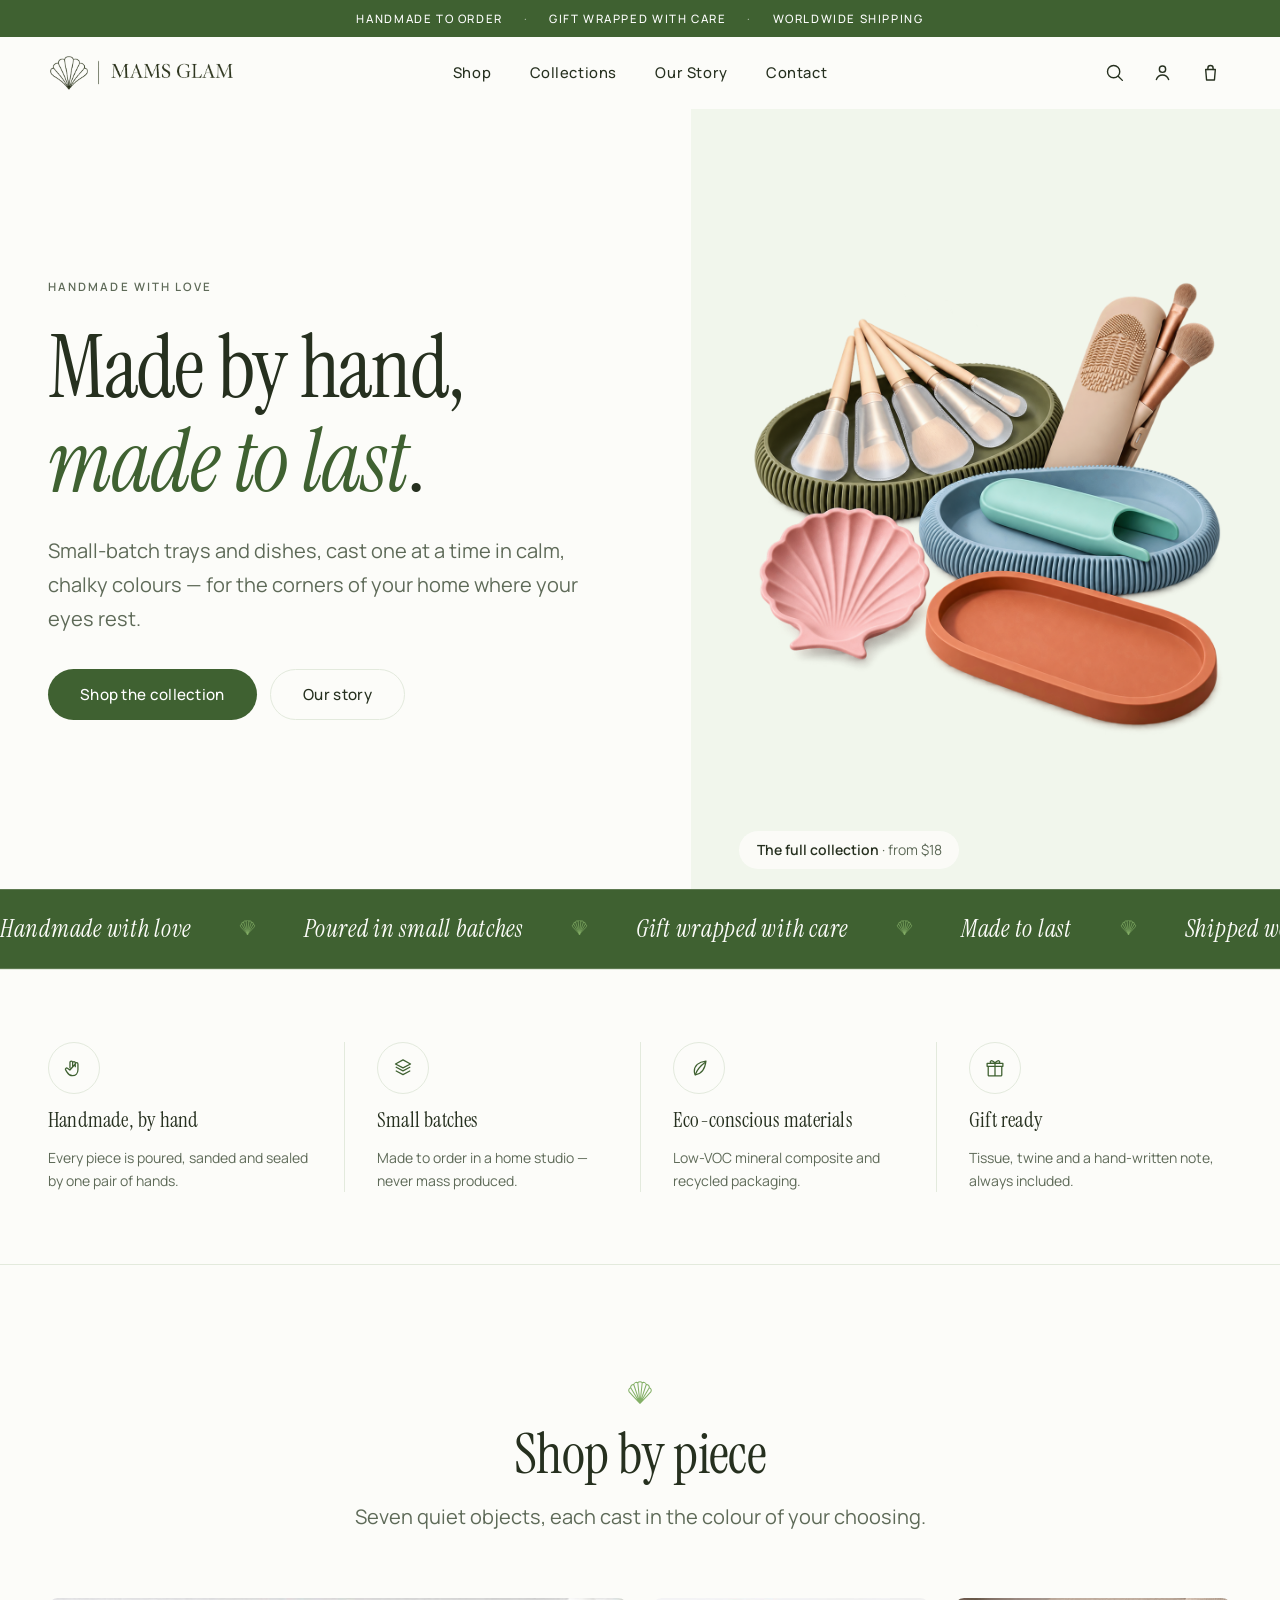
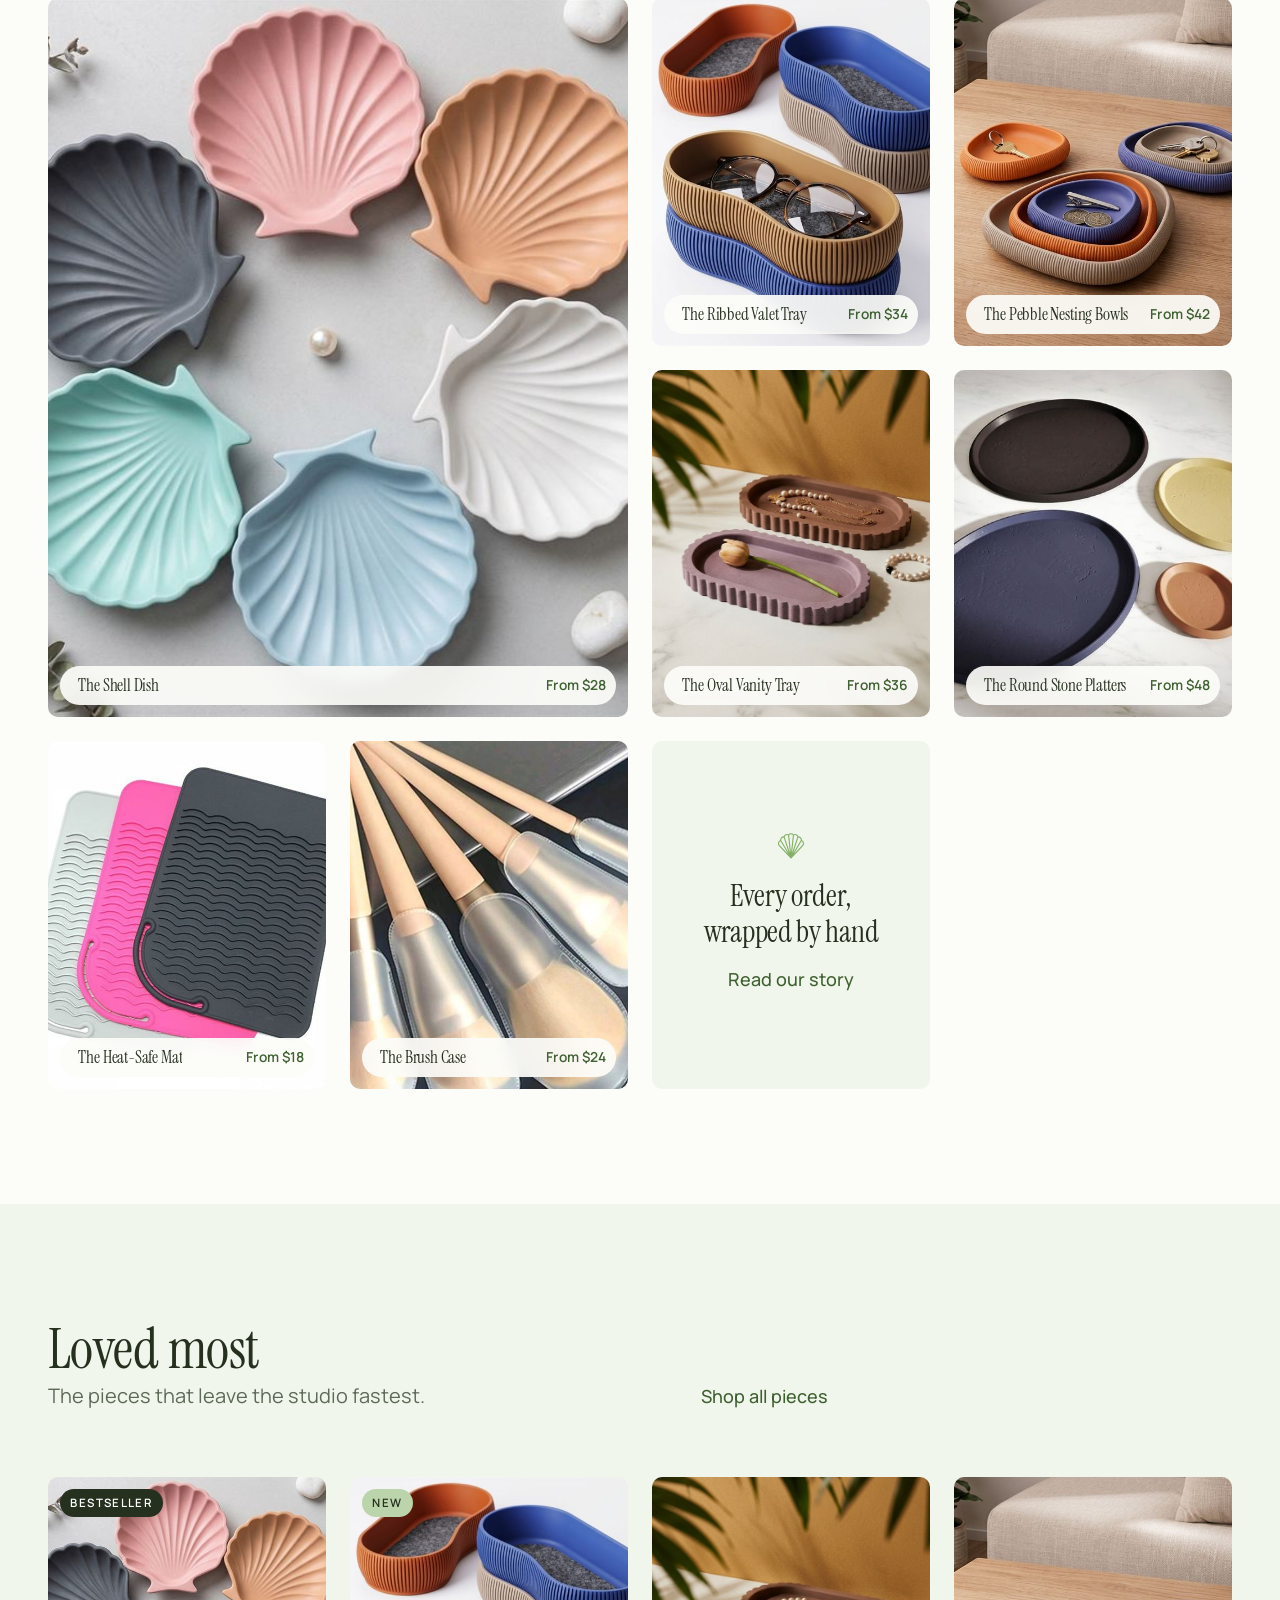
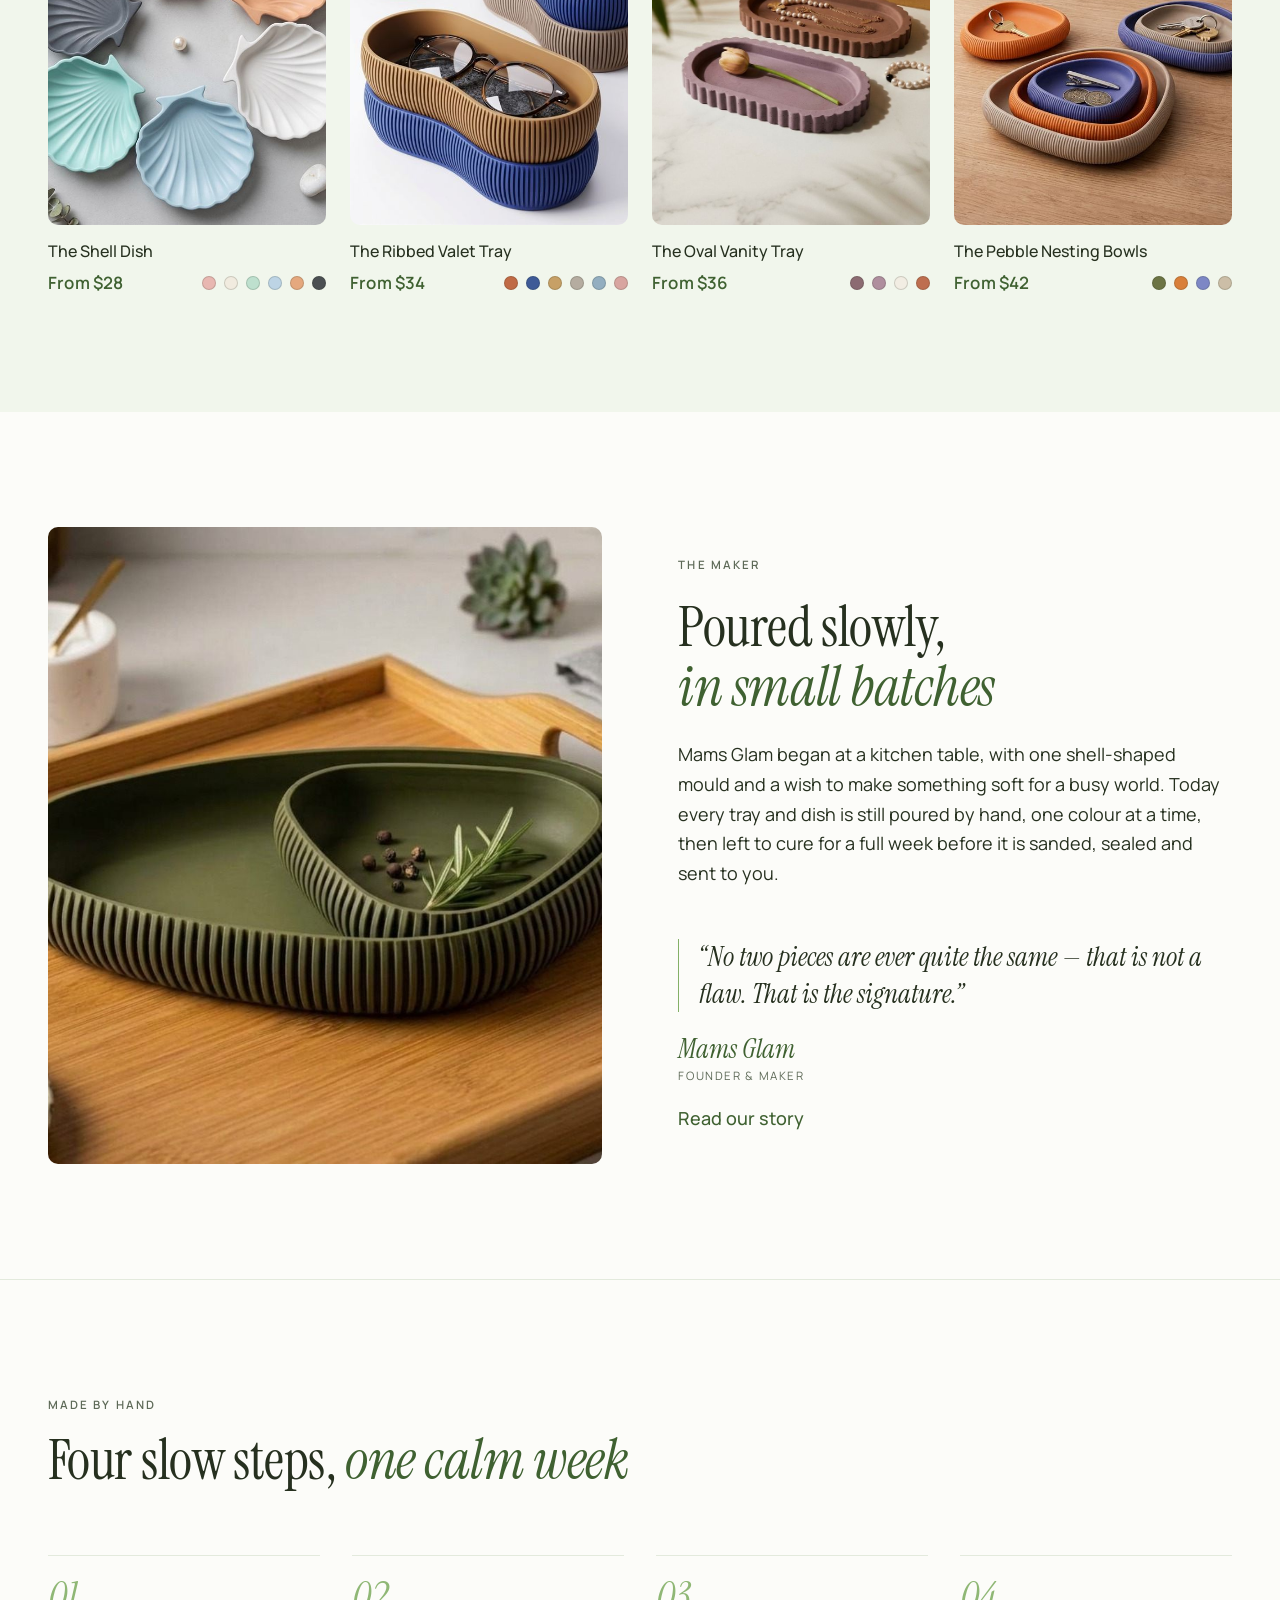
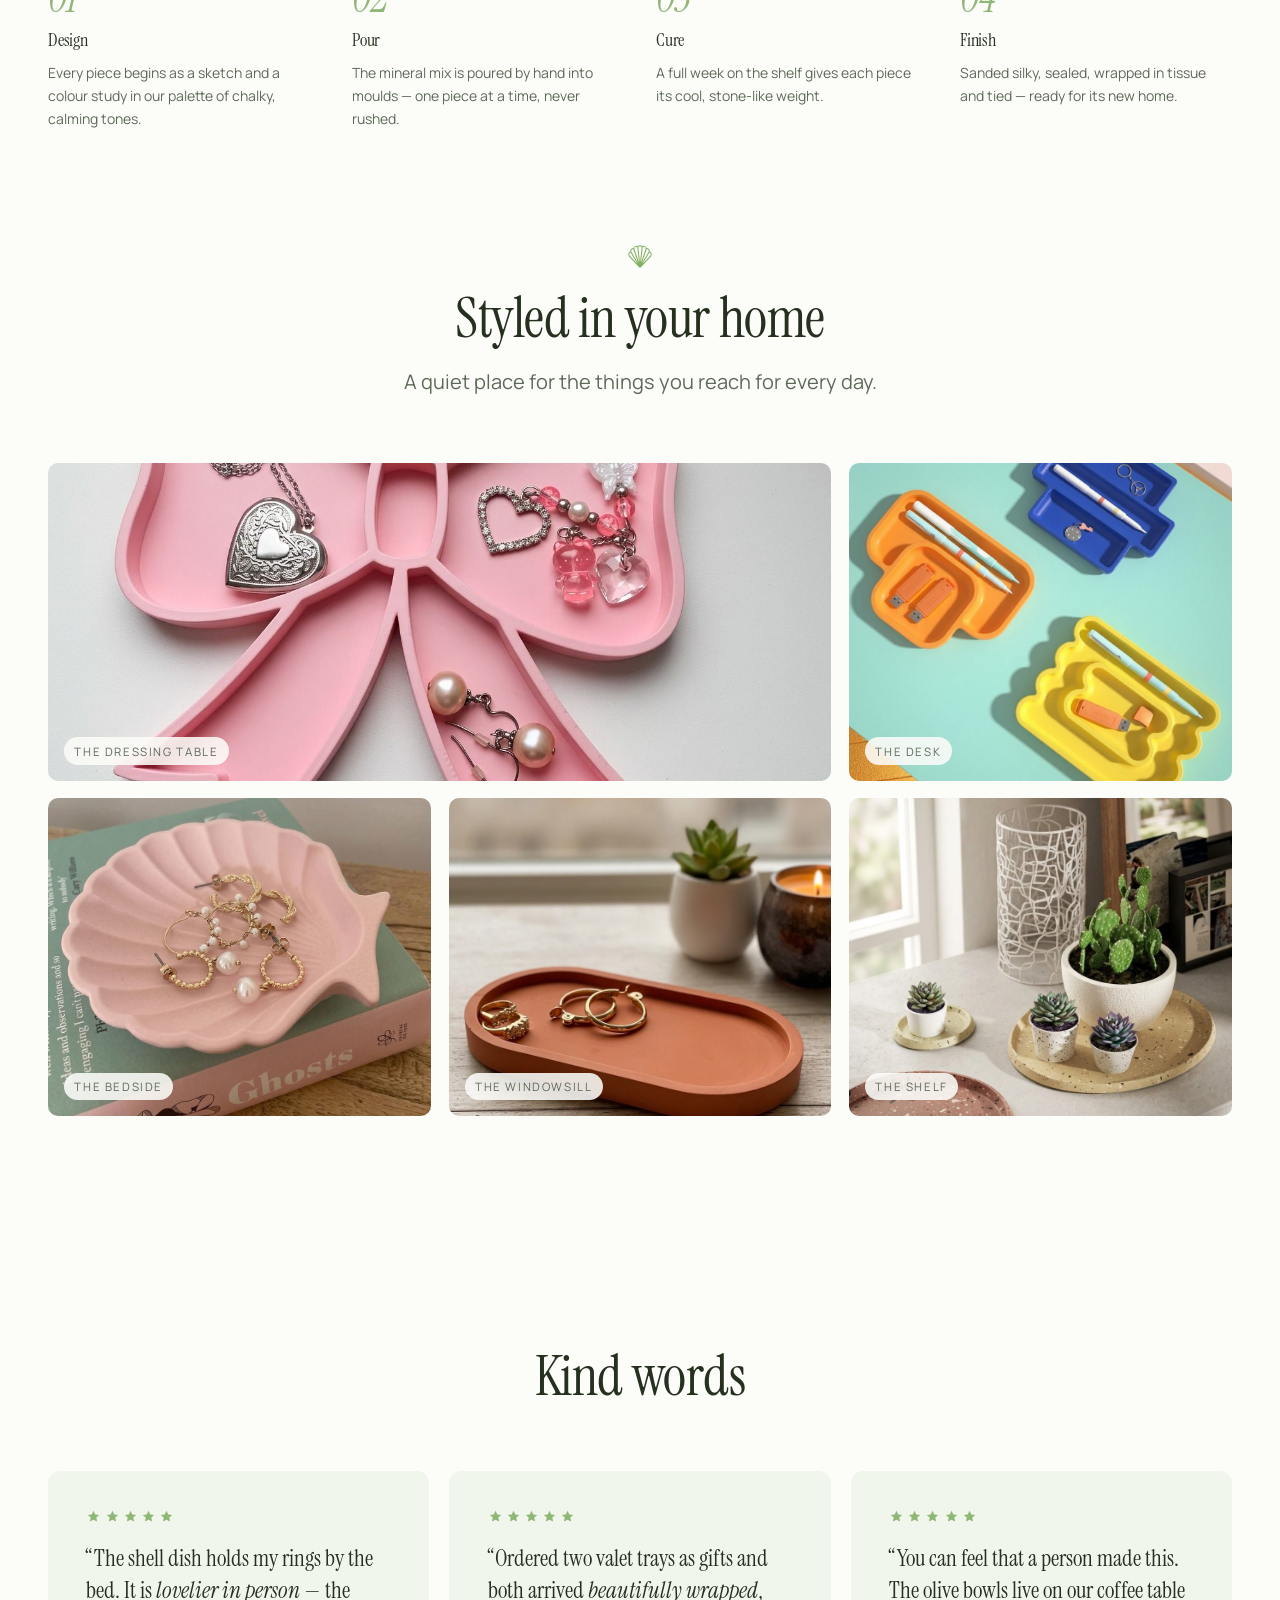
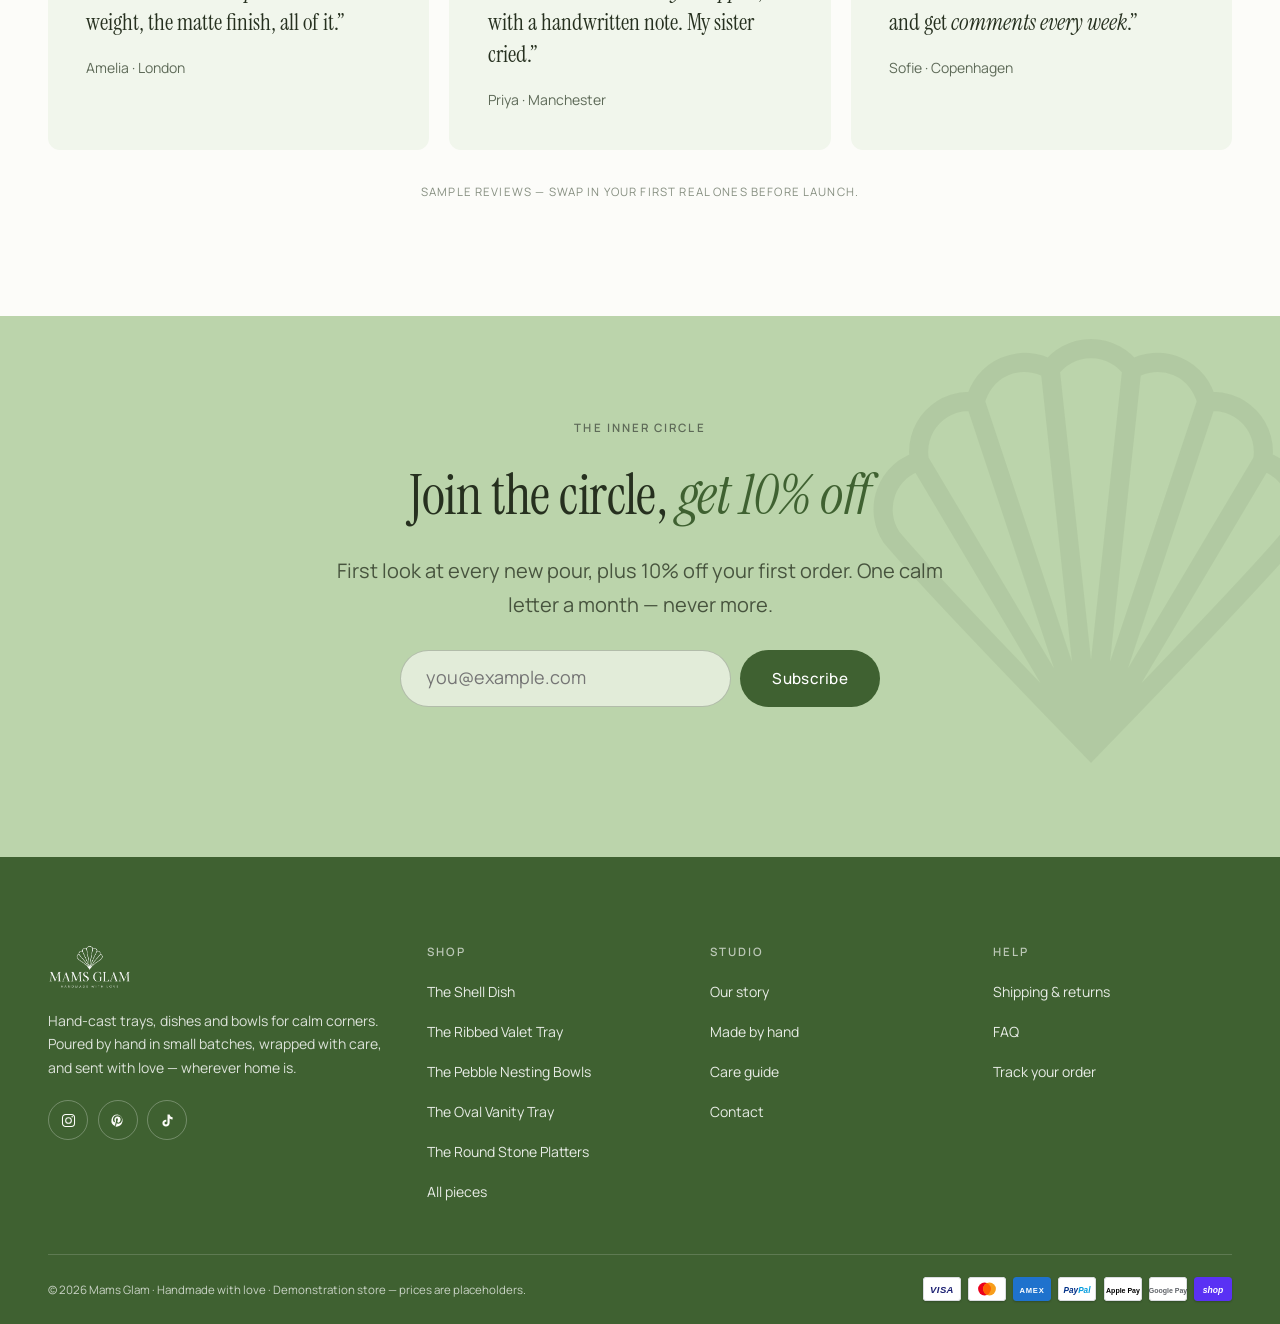
<file: index.html>
<!doctype html>
<html lang="en">
<head>
  <meta charset="utf-8">
  <meta name="viewport" content="width=device-width, initial-scale=1">
  <title>Mams Glam — Handmade with love | Hand-cast trays &amp; dishes</title>
  <meta name="description" content="Hand-cast decorative trays, dishes and bowls in calm, chalky colours. Poured by hand in small batches, gift wrapped with care, shipped worldwide.">
  <meta property="og:type" content="website">
  <meta property="og:title" content="Mams Glam — Handmade with love">
  <meta property="og:description" content="Hand-cast decorative trays and dishes in calm, chalky colours. Poured in small batches, wrapped with care.">
  <meta property="og:image" content="images/og-image.jpg">
  <meta property="og:site_name" content="Mams Glam">
  <meta name="twitter:card" content="summary_large_image">
  <meta name="theme-color" content="#FCFCF9">
  <link rel="icon" type="image/png" sizes="32x32" href="logos/web/favicon-32.png">
  <link rel="apple-touch-icon" sizes="180x180" href="logos/web/favicon-180.png">
  <link rel="preconnect" href="https://fonts.googleapis.com">
  <link rel="preconnect" href="https://fonts.gstatic.com" crossorigin>
  <link href="https://fonts.googleapis.com/css2?family=Instrument+Serif:ital@0;1&family=Manrope:wght@300;400;500;600&display=swap" rel="stylesheet">
  <link rel="stylesheet" href="css/style.css">
  <script type="application/ld+json">
  {
    "@context": "https://schema.org",
    "@type": "Organization",
    "name": "Mams Glam",
    "slogan": "Handmade with love",
    "url": "https://www.mamsglam.example",
    "logo": "logos/web/favicon-180.png"
  }
  </script>
</head>
<body data-page="home">

  <a class="skip-link" href="#main">Skip to content</a>

  <!-- Shared inline icon set (logo shell mark + UI icons) -->
  <svg width="0" height="0" style="position:absolute" aria-hidden="true">
    <defs>
      <symbol id="shell" viewBox="0 0 100 104">
        <path fill="none" stroke="currentColor" stroke-width="4" stroke-linecap="round" d="M 50 86
          Q 16.1 51 8.45 41.87
          A 10.52 10.52 0 0 1 14.26 25.94
          A 10.52 10.52 0 0 1 25.91 13.6
          A 10.52 10.52 0 0 1 41.5 6.87
          A 10.52 10.52 0 0 1 58.5 6.87
          A 10.52 10.52 0 0 1 74.09 13.6
          A 10.52 10.52 0 0 1 85.74 25.94
          A 10.52 10.52 0 0 1 91.55 41.87
          Q 83.9 51 50 86 Z
          M 50 86 L 14.26 25.94
          M 50 86 L 25.91 13.6
          M 50 86 L 41.5 6.87
          M 50 86 L 58.5 6.87
          M 50 86 L 74.09 13.6
          M 50 86 L 85.74 25.94" />
      </symbol>
      <symbol id="i-search" viewBox="0 0 24 24">
        <circle cx="11" cy="11" r="7" fill="none" stroke="currentColor" stroke-width="1.6"/>
        <path d="M16.5 16.5 21 21" stroke="currentColor" stroke-width="1.6" stroke-linecap="round"/>
      </symbol>
      <symbol id="i-bag" viewBox="0 0 24 24">
        <path d="M6.5 8.5h11l-1 12h-9l-1-12z" fill="none" stroke="currentColor" stroke-width="1.6" stroke-linejoin="round"/>
        <path d="M9 8.5V7a3 3 0 0 1 6 0v1.5" fill="none" stroke="currentColor" stroke-width="1.6" stroke-linecap="round"/>
      </symbol>
      <symbol id="i-user" viewBox="0 0 24 24">
        <circle cx="12" cy="8.2" r="3.6" fill="none" stroke="currentColor" stroke-width="1.6"/>
        <path d="M5 20c1.4-3.6 4-5.2 7-5.2s5.6 1.6 7 5.2" fill="none" stroke="currentColor" stroke-width="1.6" stroke-linecap="round"/>
      </symbol>
      <symbol id="i-menu" viewBox="0 0 24 24">
        <path d="M4 9h16M4 15h16" stroke="currentColor" stroke-width="1.6" stroke-linecap="round"/>
      </symbol>
      <symbol id="i-close" viewBox="0 0 24 24">
        <path d="M6 6l12 12M18 6 6 18" stroke="currentColor" stroke-width="1.6" stroke-linecap="round"/>
      </symbol>
      <symbol id="i-hand" viewBox="0 0 24 24">
        <path d="M7.6 11.8V5.9a1.45 1.45 0 0 1 2.9 0v4.6m0-3.9a1.45 1.45 0 0 1 2.9 0v3.9m0-2.9a1.45 1.45 0 0 1 2.9 0v6.4c0 3.6-2.35 6.4-6 6.4-2.9 0-4.35-1.35-5.95-3.95l-1.5-2.4c-.75-1.2.75-2.65 1.95-1.8l2.7 1.95z" fill="none" stroke="currentColor" stroke-width="1.4" stroke-linejoin="round" stroke-linecap="round"/>
      </symbol>
      <symbol id="i-pour" viewBox="0 0 24 24">
        <path d="M12 3.2l8.2 4.4L12 11.9 3.8 7.6 12 3.2Z" fill="none" stroke="currentColor" stroke-width="1.4" stroke-linejoin="round"/>
        <path d="M4.6 11.2 12 15.1l7.4-3.9M4.6 15.3 12 19.2l7.4-3.9" fill="none" stroke="currentColor" stroke-width="1.4" stroke-linecap="round" stroke-linejoin="round"/>
      </symbol>
      <symbol id="i-leaf" viewBox="0 0 24 24">
        <path d="M19.6 4.4C11.3 5.4 6.9 10 6.9 15.5c0 1.6.35 2.9 1 3.9 5.9-.6 10.5-5.2 11.7-15Z" fill="none" stroke="currentColor" stroke-width="1.4" stroke-linejoin="round"/>
        <path d="M8 19.2c2.1-5.8 5.7-9.7 10.9-13.4" fill="none" stroke="currentColor" stroke-width="1.4" stroke-linecap="round"/>
      </symbol>
      <symbol id="i-gift" viewBox="0 0 24 24">
        <path d="M4.6 10.2h14.8v9.4a1.1 1.1 0 0 1-1.1 1.1H5.7a1.1 1.1 0 0 1-1.1-1.1v-9.4ZM3.4 6.9h17.2v3.3H3.4zM12 6.9v13.8" fill="none" stroke="currentColor" stroke-width="1.4" stroke-linejoin="round"/>
        <path d="M12 6.9C10.7 3.8 6.8 3.2 6.8 5.5s3 1.4 5.2 1.4m0 0c1.3-3.1 5.2-3.7 5.2-1.4s-3 1.4-5.2 1.4" fill="none" stroke="currentColor" stroke-width="1.4" stroke-linecap="round" stroke-linejoin="round"/>
      </symbol>
      <symbol id="i-star" viewBox="0 0 24 24">
        <path fill="currentColor" d="M12 2.8l2.8 5.8 6.3.8-4.6 4.3 1.2 6.3L12 17l-5.7 3 1.2-6.3L2.9 9.4l6.3-.8L12 2.8z"/>
      </symbol>
      <symbol id="i-check" viewBox="0 0 24 24">
        <path d="M4.5 12.5l4.5 4.5 10-11" fill="none" stroke="currentColor" stroke-width="2" stroke-linecap="round" stroke-linejoin="round"/>
      </symbol>
    </defs>
  </svg>

  <!-- Splash: two-colour stacked lockup, first visit per session -->
  <div class="splash" aria-hidden="true">
    <img src="logos/web/logo-two-tone.png" alt="" width="562" height="296">
  </div>

  <div class="announcement" role="note" aria-label="Store notices">
    <div class="announcement__track">
      <div class="announcement__group">
        <span>Handmade to order</span><span class="dot">·</span>
        <span>Gift wrapped with care</span><span class="dot">·</span>
        <span>Worldwide shipping</span><span class="dot">·</span>
      </div>
      <div class="announcement__group" aria-hidden="true">
        <span>Handmade to order</span><span class="dot">·</span>
        <span>Gift wrapped with care</span><span class="dot">·</span>
        <span>Worldwide shipping</span><span class="dot">·</span>
      </div>
    </div>
  </div>

  <header class="site-header">
    <div class="container site-header__inner">
      <button class="icon-btn menu-btn" id="menu-btn" aria-expanded="false" aria-controls="mobile-menu" aria-label="Open menu">
        <svg aria-hidden="true"><use href="#i-menu"/></svg>
      </button>
      <a class="brand" href="index.html" aria-label="Mams Glam — home">
        <img src="logos/web/logo-horizontal.png" alt="Mams Glam" width="1116" height="225">
      </a>
      <nav class="site-nav" aria-label="Primary">
        <ul>
          <li><a class="nav__link" href="shop.html">Shop</a></li>
          <li><a class="nav__link" href="shop.html">Collections</a></li>
          <li><a class="nav__link" href="about.html">Our Story</a></li>
          <li><a class="nav__link" href="contact.html">Contact</a></li>
        </ul>
      </nav>
      <div class="header-actions">
        <button class="icon-btn" id="search-btn" aria-label="Search the shop">
          <svg aria-hidden="true"><use href="#i-search"/></svg>
        </button>
        <button class="icon-btn" data-soon="Accounts are coming soon — for now, orders are confirmed by email." aria-label="Account">
          <svg aria-hidden="true"><use href="#i-user"/></svg>
        </button>
        <button class="icon-btn" id="bag-btn" aria-label="Open bag">
          <svg aria-hidden="true"><use href="#i-bag"/></svg>
          <span class="cart-count" hidden>0</span>
        </button>
      </div>
    </div>
  </header>

  <!-- Full-screen mobile menu -->
  <div class="overlay-panel mobile-menu" id="mobile-menu" role="dialog" aria-modal="true" aria-label="Menu" aria-hidden="true">
    <button class="icon-btn overlay-panel__close" data-close aria-label="Close menu">
      <svg aria-hidden="true"><use href="#i-close"/></svg>
    </button>
    <ul>
      <li><a href="shop.html">Shop</a></li>
      <li><a href="shop.html">Collections</a></li>
      <li><a href="about.html">Our Story</a></li>
      <li><a href="contact.html">Contact</a></li>
      <li><a href="cart.html">Bag</a></li>
    </ul>
    <p class="mobile-menu__meta">Mams Glam · Handmade with love</p>
  </div>

  <!-- Search overlay -->
  <div class="overlay-panel search-panel" id="search-panel" role="dialog" aria-modal="true" aria-label="Search" aria-hidden="true">
    <button class="icon-btn overlay-panel__close" data-close aria-label="Close search">
      <svg aria-hidden="true"><use href="#i-close"/></svg>
    </button>
    <div class="search-panel__inner">
      <div class="search-field">
        <svg aria-hidden="true"><use href="#i-search"/></svg>
        <label class="visually-hidden" for="search-input">Search the shop</label>
        <input id="search-input" type="search" placeholder="Search the shop…" autocomplete="off">
      </div>
      <div class="search-results" id="search-results" aria-live="polite"></div>
    </div>
  </div>

  <main id="main">

    <!-- Hero -->
    <section class="hero" aria-labelledby="hero-title">
      <div class="hero__grid">
        <div class="hero__body">
          <p class="eyebrow reveal">Handmade with love</p>
          <h1 class="hero__title reveal" id="hero-title" style="--d:60ms">Made by hand,<br><em>made to last</em>.</h1>
          <p class="lede reveal" style="--d:120ms">Small-batch trays and dishes, cast one at a time in calm, chalky colours — for the corners of your home where your eyes rest.</p>
          <div class="hero__actions reveal" style="--d:180ms">
            <a class="btn btn--primary" href="shop.html">Shop the collection</a>
            <a class="btn btn--ghost" href="about.html">Our story</a>
          </div>
        </div>
        <div class="hero__media">
          <img src="images/hero-collection-cutout.png" alt="The Sculptural Tray and Beauty Accessory Collection — ribbed valet trays, shell dish, stone platter, brush set, brush case and heat-safe pouch" width="1100" height="1100" fetchpriority="high">
          <p class="hero__caption"><strong>The full collection</strong> · from $18</p>
        </div>
      </div>
    </section>

    <!-- Marquee band -->
    <section class="marquee" aria-label="Mams Glam promises">
      <div class="marquee__inner">
        <div class="marquee__group">
          <span class="marquee__item">Handmade with love</span>
          <svg class="marquee__shell" aria-hidden="true"><use href="#shell"/></svg>
          <span class="marquee__item">Poured in small batches</span>
          <svg class="marquee__shell" aria-hidden="true"><use href="#shell"/></svg>
          <span class="marquee__item">Gift wrapped with care</span>
          <svg class="marquee__shell" aria-hidden="true"><use href="#shell"/></svg>
          <span class="marquee__item">Made to last</span>
          <svg class="marquee__shell" aria-hidden="true"><use href="#shell"/></svg>
          <span class="marquee__item">Shipped worldwide</span>
          <svg class="marquee__shell" aria-hidden="true"><use href="#shell"/></svg>
        </div>
        <div class="marquee__group" aria-hidden="true">
          <span class="marquee__item">Handmade with love</span>
          <svg class="marquee__shell" aria-hidden="true"><use href="#shell"/></svg>
          <span class="marquee__item">Poured in small batches</span>
          <svg class="marquee__shell" aria-hidden="true"><use href="#shell"/></svg>
          <span class="marquee__item">Gift wrapped with care</span>
          <svg class="marquee__shell" aria-hidden="true"><use href="#shell"/></svg>
          <span class="marquee__item">Made to last</span>
          <svg class="marquee__shell" aria-hidden="true"><use href="#shell"/></svg>
          <span class="marquee__item">Shipped worldwide</span>
          <svg class="marquee__shell" aria-hidden="true"><use href="#shell"/></svg>
        </div>
      </div>
    </section>

    <!-- Trust strip -->
    <section class="trust" aria-label="Why Mams Glam">
      <div class="container trust__grid">
        <div class="trust__item reveal">
          <span class="trust__icon"><svg aria-hidden="true"><use href="#i-hand"/></svg></span>
          <h3>Handmade, by hand</h3>
          <p>Every piece is poured, sanded and sealed by one pair of hands.</p>
        </div>
        <div class="trust__item reveal" style="--d:80ms">
          <span class="trust__icon"><svg aria-hidden="true"><use href="#i-pour"/></svg></span>
          <h3>Small batches</h3>
          <p>Made to order in a home studio — never mass produced.</p>
        </div>
        <div class="trust__item reveal" style="--d:160ms">
          <span class="trust__icon"><svg aria-hidden="true"><use href="#i-leaf"/></svg></span>
          <h3>Eco-conscious materials</h3>
          <p>Low-VOC mineral composite and recycled packaging.</p>
        </div>
        <div class="trust__item reveal" style="--d:240ms">
          <span class="trust__icon"><svg aria-hidden="true"><use href="#i-gift"/></svg></span>
          <h3>Gift ready</h3>
          <p>Tissue, twine and a hand-written note, always included.</p>
        </div>
      </div>
    </section>

    <!-- Shop by product -->
    <section class="section" aria-labelledby="tiles-title">
      <div class="container">
        <div class="section-head section-head--center reveal">
          <svg class="shell-tick" viewBox="0 0 100 104" aria-hidden="true"><use href="#shell"/></svg>
          <h2 id="tiles-title">Shop by piece</h2>
          <p class="lede">Seven quiet objects, each cast in the colour of your choosing.</p>
        </div>
        <div class="tiles" id="tiles-grid">
          <noscript><p class="no-results">Please enable JavaScript to browse the collection.</p></noscript>
        </div>
      </div>
    </section>

    <!-- Bestsellers -->
    <section class="section section--alt" aria-labelledby="best-title">
      <div class="container">
        <div class="section-head section-head--split">
          <div class="reveal">
            <h2 id="best-title">Loved most</h2>
            <p class="lede">The pieces that leave the studio fastest.</p>
          </div>
          <p class="reveal" style="--d:80ms"><a class="link-slide" href="shop.html">Shop all pieces</a></p>
        </div>
        <div class="card-grid" id="bestsellers-grid">
          <noscript><p class="no-results">Please enable JavaScript to browse the collection.</p></noscript>
        </div>
      </div>
    </section>

    <!-- Maker's story -->
    <section class="section" aria-labelledby="story-title">
      <div class="container story__grid">
        <div class="story__media reveal">
          <img src="images/pebble-bowls-olive-1.jpg" alt="The Pebble Nesting Bowls in olive with rosemary on a bamboo board" width="1149" height="912" loading="lazy">
        </div>
        <div class="story__body">
          <p class="eyebrow reveal">The maker</p>
          <h2 class="reveal" id="story-title" style="--d:60ms">Poured slowly,<br><em>in small batches</em></h2>
          <p class="prose reveal" style="--d:120ms">Mams Glam began at a kitchen table, with one shell-shaped mould and a wish to make something soft for a busy world. Today every tray and dish is still poured by hand, one colour at a time, then left to cure for a full week before it is sanded, sealed and sent to you.</p>
          <blockquote class="story__quote reveal" style="--d:180ms">“No two pieces are ever quite the same — that is not a flaw. That is the signature.”</blockquote>
          <p class="signature reveal" style="--d:240ms">Mams Glam<small>Founder &amp; maker</small></p>
          <p class="reveal" style="--d:300ms"><a class="link-slide" href="about.html">Read our story</a></p>
        </div>
      </div>
    </section>

    <!-- Made by hand -->
    <section class="section process" aria-labelledby="process-title">
      <div class="container">
        <div class="section-head reveal">
          <p class="eyebrow">Made by hand</p>
          <h2 id="process-title">Four slow steps, <em>one calm week</em></h2>
        </div>
        <ol class="process__grid" role="list">
          <li class="step reveal"><span class="step__num" aria-hidden="true">01</span><h3>Design</h3><p>Every piece begins as a sketch and a colour study in our palette of chalky, calming tones.</p></li>
          <li class="step reveal" style="--d:80ms"><span class="step__num" aria-hidden="true">02</span><h3>Pour</h3><p>The mineral mix is poured by hand into moulds — one piece at a time, never rushed.</p></li>
          <li class="step reveal" style="--d:160ms"><span class="step__num" aria-hidden="true">03</span><h3>Cure</h3><p>A full week on the shelf gives each piece its cool, stone-like weight.</p></li>
          <li class="step reveal" style="--d:240ms"><span class="step__num" aria-hidden="true">04</span><h3>Finish</h3><p>Sanded silky, sealed, wrapped in tissue and tied — ready for its new home.</p></li>
        </ol>
      </div>
    </section>

    <!-- Styled in your home -->
    <section class="section section--flush-top" aria-labelledby="styled-title">
      <div class="container">
        <div class="section-head section-head--center reveal">
          <svg class="shell-tick" viewBox="0 0 100 104" aria-hidden="true"><use href="#shell"/></svg>
          <h2 id="styled-title">Styled in your home</h2>
          <p class="lede">A quiet place for the things you reach for every day.</p>
        </div>
        <div class="mosaic">
          <figure class="mosaic__a reveal">
            <img src="images/lifestyle-bow-tray.jpg" alt="The Bow Tray in blush holding necklaces and pearl earrings" width="1223" height="864" loading="lazy">
            <figcaption>The dressing table</figcaption>
          </figure>
          <figure class="mosaic__b reveal" style="--d:80ms">
            <img src="images/lifestyle-geo-2.jpg" alt="Geometric trays in blue and tangerine holding pens and keys on a mint desk" width="1038" height="1024" loading="lazy">
            <figcaption>The desk</figcaption>
          </figure>
          <figure class="mosaic__c reveal" style="--d:160ms">
            <img src="images/shell-dish-blush-1.jpg" alt="The Shell Dish in blush holding pearl earrings on a linen-bound book" width="1073" height="976" loading="lazy">
            <figcaption>The bedside</figcaption>
          </figure>
          <figure class="mosaic__d reveal" style="--d:240ms">
            <img src="images/oval-vanity-terracotta-1.jpg" alt="The Oval Vanity Tray in terracotta holding gold hoops on a sunlit windowsill" width="992" height="1073" loading="lazy">
            <figcaption>The windowsill</figcaption>
          </figure>
          <figure class="mosaic__e reveal" style="--d:320ms">
            <img src="images/stone-platters-terrazzo-saucers.jpg" alt="Terrazzo plant saucers with succulents and a cactus on a bright shelf" width="896" height="1200" loading="lazy">
            <figcaption>The shelf</figcaption>
          </figure>
        </div>
      </div>
    </section>

    <!-- Testimonials -->
    <section class="section" aria-labelledby="reviews-title">
      <div class="container">
        <div class="section-head section-head--center reveal">
          <h2 id="reviews-title">Kind words</h2>
        </div>
        <div class="reviews__grid">
          <article class="review reveal">
            <p class="review__stars" aria-label="Rated 5 out of 5 stars">
              <svg><use href="#i-star"/></svg><svg><use href="#i-star"/></svg><svg><use href="#i-star"/></svg><svg><use href="#i-star"/></svg><svg><use href="#i-star"/></svg>
            </p>
            <p class="review__text">“The shell dish holds my rings by the bed. It is <em>lovelier in person</em> — the weight, the matte finish, all of it.”</p>
            <p class="review__by">Amelia · London</p>
          </article>
          <article class="review reveal" style="--d:100ms">
            <p class="review__stars" aria-label="Rated 5 out of 5 stars">
              <svg><use href="#i-star"/></svg><svg><use href="#i-star"/></svg><svg><use href="#i-star"/></svg><svg><use href="#i-star"/></svg><svg><use href="#i-star"/></svg>
            </p>
            <p class="review__text">“Ordered two valet trays as gifts and both arrived <em>beautifully wrapped</em>, with a handwritten note. My sister cried.”</p>
            <p class="review__by">Priya · Manchester</p>
          </article>
          <article class="review reveal" style="--d:200ms">
            <p class="review__stars" aria-label="Rated 5 out of 5 stars">
              <svg><use href="#i-star"/></svg><svg><use href="#i-star"/></svg><svg><use href="#i-star"/></svg><svg><use href="#i-star"/></svg><svg><use href="#i-star"/></svg>
            </p>
            <p class="review__text">“You can feel that a person made this. The olive bowls live on our coffee table and get <em>comments every week</em>.”</p>
            <p class="review__by">Sofie · Copenhagen</p>
          </article>
        </div>
        <p class="reviews__note">Sample reviews — swap in your first real ones before launch.</p>
      </div>
    </section>

    <!-- Newsletter -->
    <section class="newsletter" aria-labelledby="news-title">
      <svg class="newsletter__mark" viewBox="0 0 100 104" aria-hidden="true"><use href="#shell"/></svg>
      <div class="container">
        <div class="newsletter__inner">
          <p class="eyebrow">The inner circle</p>
          <h2 id="news-title">Join the circle, <em>get 10% off</em></h2>
          <p class="lede">First look at every new pour, plus 10% off your first order. One calm letter a month — never more.</p>
          <form class="newsletter__form" id="newsletter-form" novalidate>
            <label for="newsletter-email">Email address</label>
            <input class="newsletter__input" id="newsletter-email" name="email" type="email" placeholder="you@example.com" autocomplete="email" required>
            <button class="btn btn--primary" type="submit">Subscribe</button>
          </form>
          <p class="newsletter__msg" id="newsletter-msg" aria-live="polite"></p>
          <div class="newsletter__success" id="newsletter-success" hidden>
            <svg class="shell-tick" viewBox="0 0 100 104" aria-hidden="true"><use href="#shell"/></svg>
            <p class="lede">Welcome to the circle — your 10% code is on its way to <b></b>.</p>
          </div>
        </div>
      </div>
    </section>

  </main>

  <!-- Footer -->
  <footer class="site-footer">
    <div class="container">
      <div class="footer__grid">
        <div class="footer__brand">
          <a class="brand brand--reversed" href="index.html" aria-label="Mams Glam — home">
            <img src="logos/web/logo-reversed.png" alt="Mams Glam" width="561" height="296">
          </a>
          <p class="footer__blurb">Hand-cast trays, dishes and bowls for calm corners. Poured by hand in small batches, wrapped with care, and sent with love — wherever home is.</p>
          <div class="footer__social">
            <a class="icon-btn" href="#" data-soon="Our Instagram is coming soon." aria-label="Instagram (coming soon)"><svg viewBox="0 0 24 24" width="21" height="21" aria-hidden="true"><rect x="3.5" y="3.5" width="17" height="17" rx="4.5" fill="none" stroke="currentColor" stroke-width="1.5"/><circle cx="12" cy="12" r="4" fill="none" stroke="currentColor" stroke-width="1.5"/><circle cx="17.2" cy="6.8" r="1.1" fill="currentColor"/></svg></a>
            <a class="icon-btn" href="#" data-soon="Our Pinterest is coming soon." aria-label="Pinterest (coming soon)"><svg viewBox="0 0 24 24" width="21" height="21" aria-hidden="true"><path d="M12 3.5a8.5 8.5 0 0 0-3.2 16.4c-.1-.8-.2-2 .1-2.9l1.1-4.6s-.3-.6-.3-1.4c0-1.3.8-2.3 1.7-2.3.8 0 1.2.6 1.2 1.4 0 .8-.5 2.1-.8 3.2-.2 1 .5 1.7 1.5 1.7 1.8 0 3.1-1.9 3.1-4.6 0-2.4-1.7-4.1-4.2-4.1-2.9 0-4.6 2.1-4.6 4.4 0 .9.3 1.8.8 2.3l-.3 1.2c-.1.4-.3.5-.6.3-1.2-.6-1.9-2.3-1.9-3.9 0-3.1 2.3-6 6.6-6 3.5 0 6.2 2.5 6.2 5.8 0 3.5-2.2 6.3-5.2 6.3-1 0-2-.5-2.3-1.1l-.6 2.4c-.2.9-.8 2-1.2 2.6A8.5 8.5 0 1 0 12 3.5z" fill="currentColor"/></svg></a>
            <a class="icon-btn" href="#" data-soon="Our TikTok is coming soon." aria-label="TikTok (coming soon)"><svg viewBox="0 0 24 24" width="21" height="21" aria-hidden="true"><path d="M15 3.5c.4 2.3 1.9 3.8 4.2 4v3c-1.6 0-3-.5-4.2-1.4v6.1c0 3.1-2.2 5.3-5.2 5.3-2.9 0-5-2.1-5-4.9 0-2.9 2.4-5 5.5-4.8v3c-1.4-.2-2.5.6-2.5 1.8 0 1.1.9 1.9 2 1.9 1.3 0 2.2-.9 2.2-2.4V3.5H15z" fill="currentColor"/></svg></a>
          </div>
        </div>
        <nav class="footer__col" aria-label="Shop">
          <h3>Shop</h3>
          <ul>
            <li><a href="product.html?id=shell-dish">The Shell Dish</a></li>
            <li><a href="product.html?id=ribbed-valet-tray">The Ribbed Valet Tray</a></li>
            <li><a href="product.html?id=pebble-nesting-bowls">The Pebble Nesting Bowls</a></li>
            <li><a href="product.html?id=oval-vanity-tray">The Oval Vanity Tray</a></li>
            <li><a href="product.html?id=round-stone-platters">The Round Stone Platters</a></li>
            <li><a href="shop.html">All pieces</a></li>
          </ul>
        </nav>
        <nav class="footer__col" aria-label="Studio">
          <h3>Studio</h3>
          <ul>
            <li><a href="about.html">Our story</a></li>
            <li><a href="about.html#process">Made by hand</a></li>
            <li><a href="about.html#care">Care guide</a></li>
            <li><a href="contact.html">Contact</a></li>
          </ul>
        </nav>
        <nav class="footer__col" aria-label="Help">
          <h3>Help</h3>
          <ul>
            <li><a href="contact.html#faq">Shipping &amp; returns</a></li>
            <li><a href="contact.html#faq">FAQ</a></li>
            <li><a href="#" data-soon="Order tracking is coming soon.">Track your order</a></li>
          </ul>
        </nav>
      </div>
      <div class="footer__bar">
        <p>© <span data-year>2026</span> Mams Glam · Handmade with love · Demonstration store — prices are placeholders.</p>
        <div class="footer__payments" aria-label="Accepted payments">
          <svg class="pay-badge" viewBox="0 0 38 24" role="img" aria-label="Visa"><rect width="38" height="24" rx="3" fill="#fff"/><rect x="0.5" y="0.5" width="37" height="23" rx="2.5" fill="none" stroke="#DADCE0"/><text x="19" y="16" text-anchor="middle" font-family="Arial, Helvetica, sans-serif" font-size="9.5" font-weight="800" font-style="italic" letter-spacing="0.4" fill="#1A1F71">VISA</text></svg>
          <svg class="pay-badge" viewBox="0 0 38 24" role="img" aria-label="Mastercard"><rect width="38" height="24" rx="3" fill="#fff"/><rect x="0.5" y="0.5" width="37" height="23" rx="2.5" fill="none" stroke="#DADCE0"/><clipPath id="mc-right"><circle cx="21.5" cy="12" r="6.4"/></clipPath><circle cx="16.5" cy="12" r="6.4" fill="#EB001B"/><circle cx="21.5" cy="12" r="6.4" fill="#F79E1B"/><circle cx="16.5" cy="12" r="6.4" fill="#FF5F00" clip-path="url(#mc-right)"/></svg>
          <svg class="pay-badge" viewBox="0 0 38 24" role="img" aria-label="American Express"><rect width="38" height="24" rx="3" fill="#1F72CD"/><text x="19" y="15.5" text-anchor="middle" font-family="Arial, Helvetica, sans-serif" font-size="7.6" font-weight="800" letter-spacing="0.8" fill="#fff">AMEX</text></svg>
          <svg class="pay-badge" viewBox="0 0 38 24" role="img" aria-label="PayPal"><rect width="38" height="24" rx="3" fill="#fff"/><rect x="0.5" y="0.5" width="37" height="23" rx="2.5" fill="none" stroke="#DADCE0"/><text x="19" y="15.5" text-anchor="middle" font-family="Arial, Helvetica, sans-serif" font-size="8.2" font-weight="800" font-style="italic"><tspan fill="#003087">Pay</tspan><tspan fill="#009CDE">Pal</tspan></text></svg>
          <svg class="pay-badge" viewBox="0 0 38 24" role="img" aria-label="Apple Pay"><rect width="38" height="24" rx="3" fill="#fff"/><rect x="0.5" y="0.5" width="37" height="23" rx="2.5" fill="none" stroke="#DADCE0"/><text x="19" y="15.5" text-anchor="middle" font-family="'Segoe UI', 'Helvetica Neue', Arial, sans-serif" font-size="7" font-weight="600" fill="#000">Apple Pay</text></svg>
          <svg class="pay-badge" viewBox="0 0 38 24" role="img" aria-label="Google Pay"><rect width="38" height="24" rx="3" fill="#fff"/><rect x="0.5" y="0.5" width="37" height="23" rx="2.5" fill="none" stroke="#DADCE0"/><text x="19" y="15.5" text-anchor="middle" font-family="Arial, Helvetica, sans-serif" font-size="7" font-weight="700" fill="#5F6368">Google Pay</text></svg>
          <svg class="pay-badge" viewBox="0 0 38 24" role="img" aria-label="Shop Pay"><rect width="38" height="24" rx="3" fill="#5A31F4"/><text x="19" y="15.8" text-anchor="middle" font-family="Arial, Helvetica, sans-serif" font-size="8.6" font-weight="800" font-style="italic" fill="#fff">shop</text><text x="19" y="15.8" text-anchor="middle" font-family="Arial, Helvetica, sans-serif" font-size="8.6" font-weight="400" fill="#fff"> </text></svg>
        </div>
      </div>
    </div>
  </footer>

  <!-- Cart drawer -->
  <div class="drawer-overlay" id="drawer-overlay"></div>
  <aside class="drawer" id="cart-drawer" role="dialog" aria-modal="true" aria-label="Shopping bag" aria-hidden="true">
    <div class="drawer__head">
      <h2>Your bag</h2>
      <button class="icon-btn" data-close aria-label="Close bag">
        <svg aria-hidden="true"><use href="#i-close"/></svg>
      </button>
    </div>
    <div class="drawer__body" id="drawer-body"></div>
    <div class="drawer__foot" id="drawer-foot"></div>
  </aside>

  <p class="toast" id="toast" role="status" aria-live="polite"></p>

  <script src="js/products.js" defer></script>
  <script src="js/main.js" defer></script>
</body>
</html>
</file>
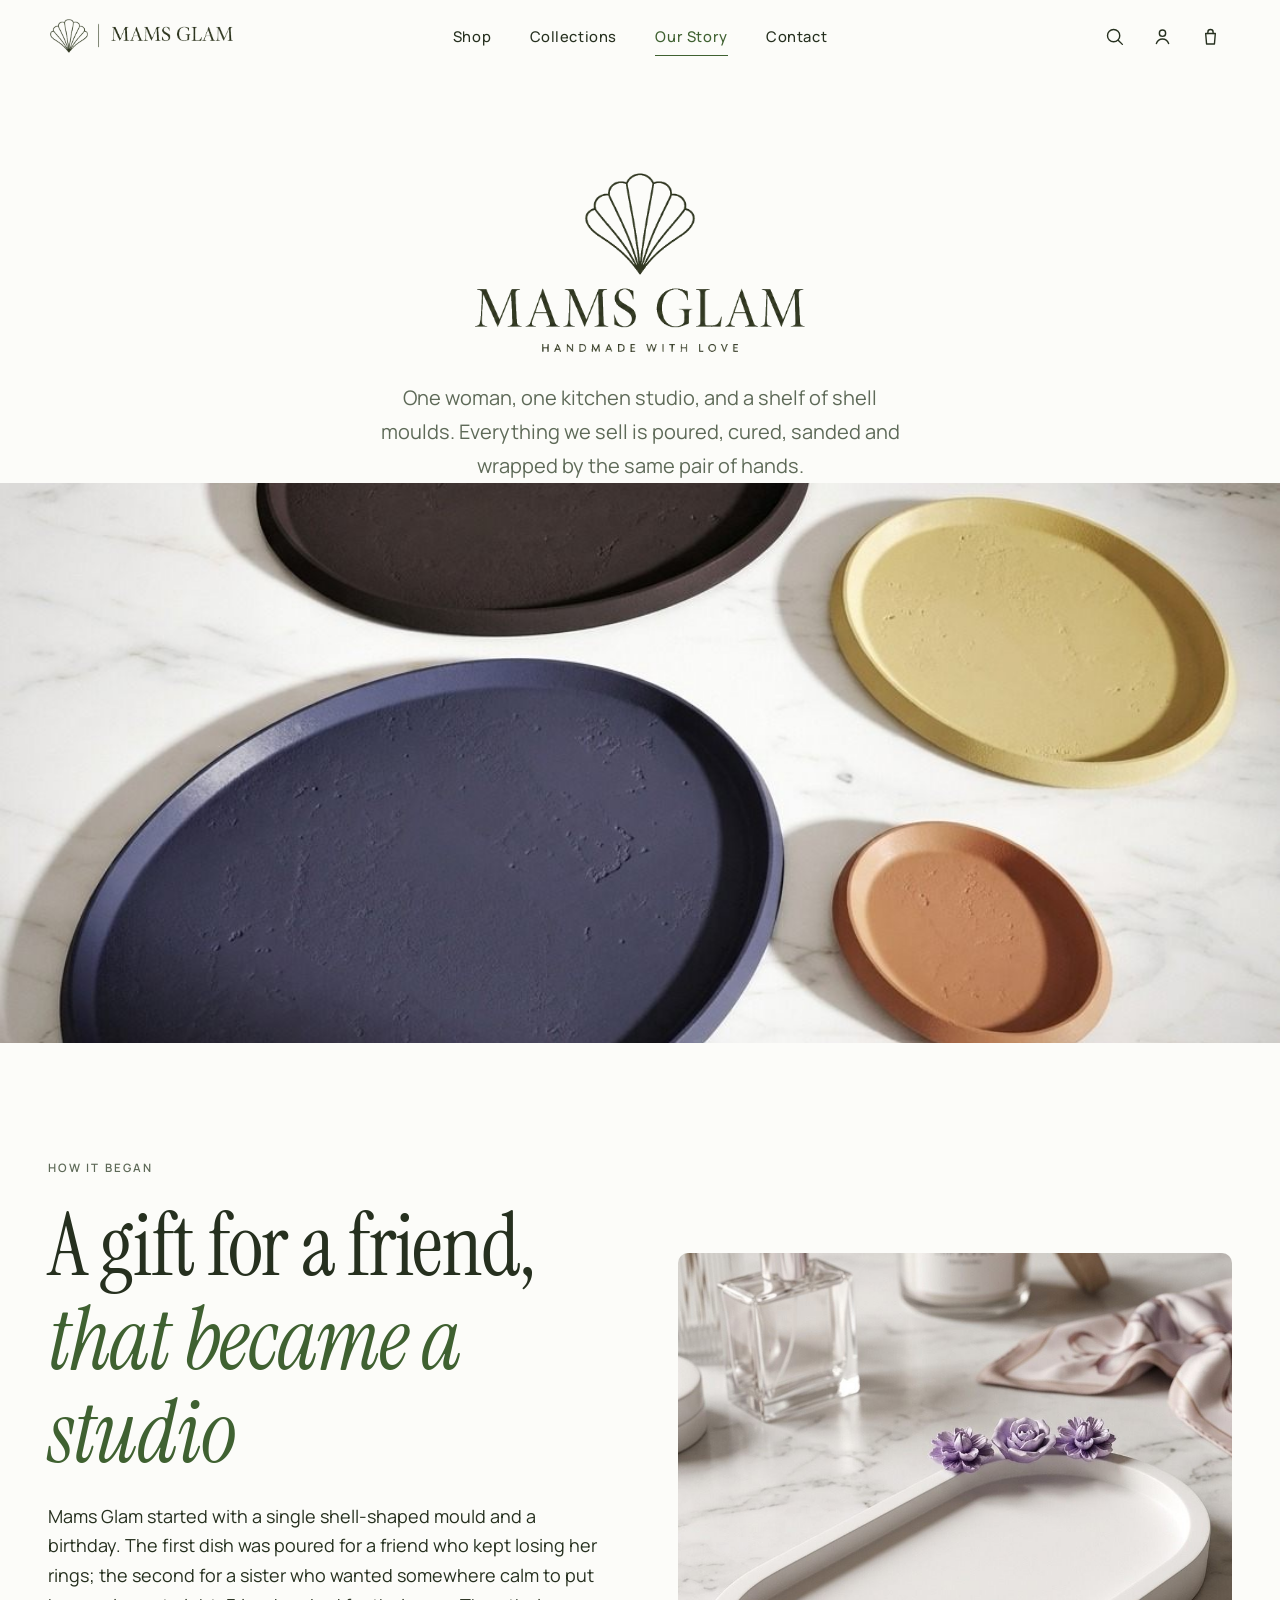
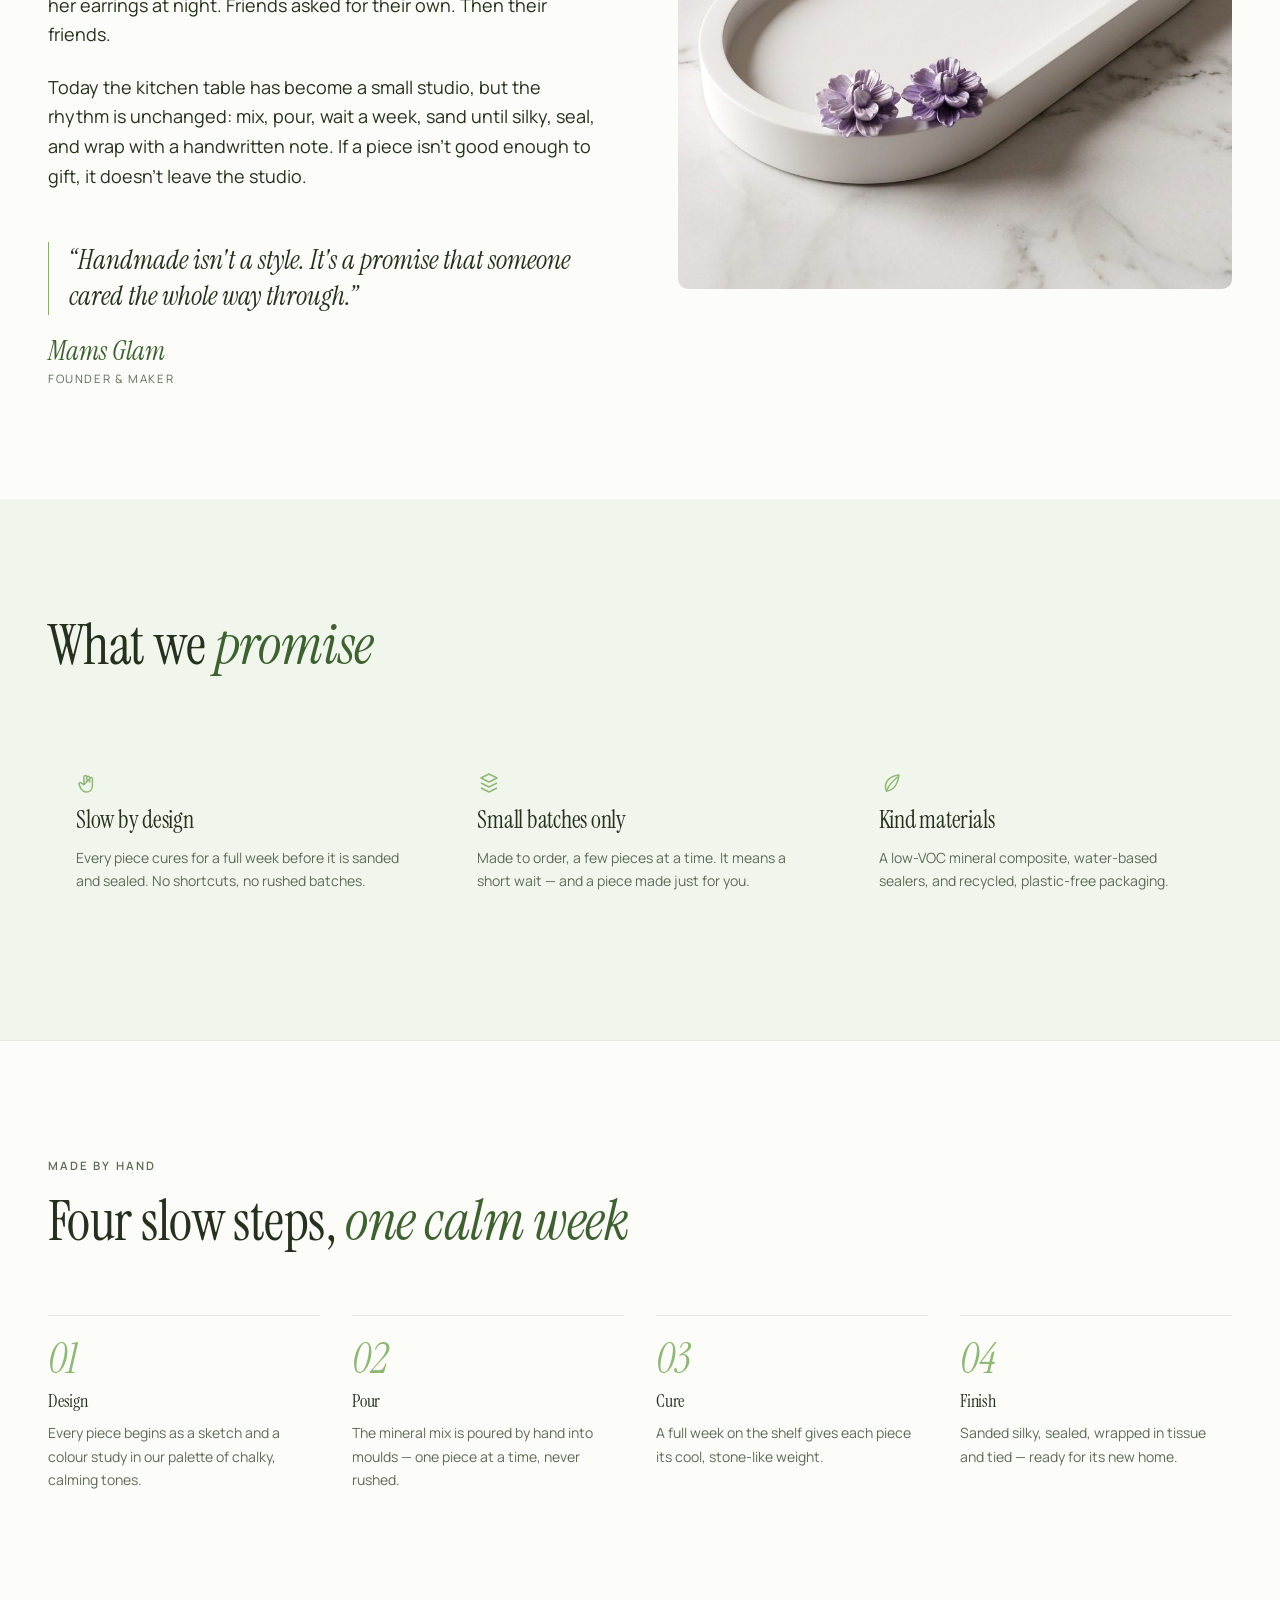
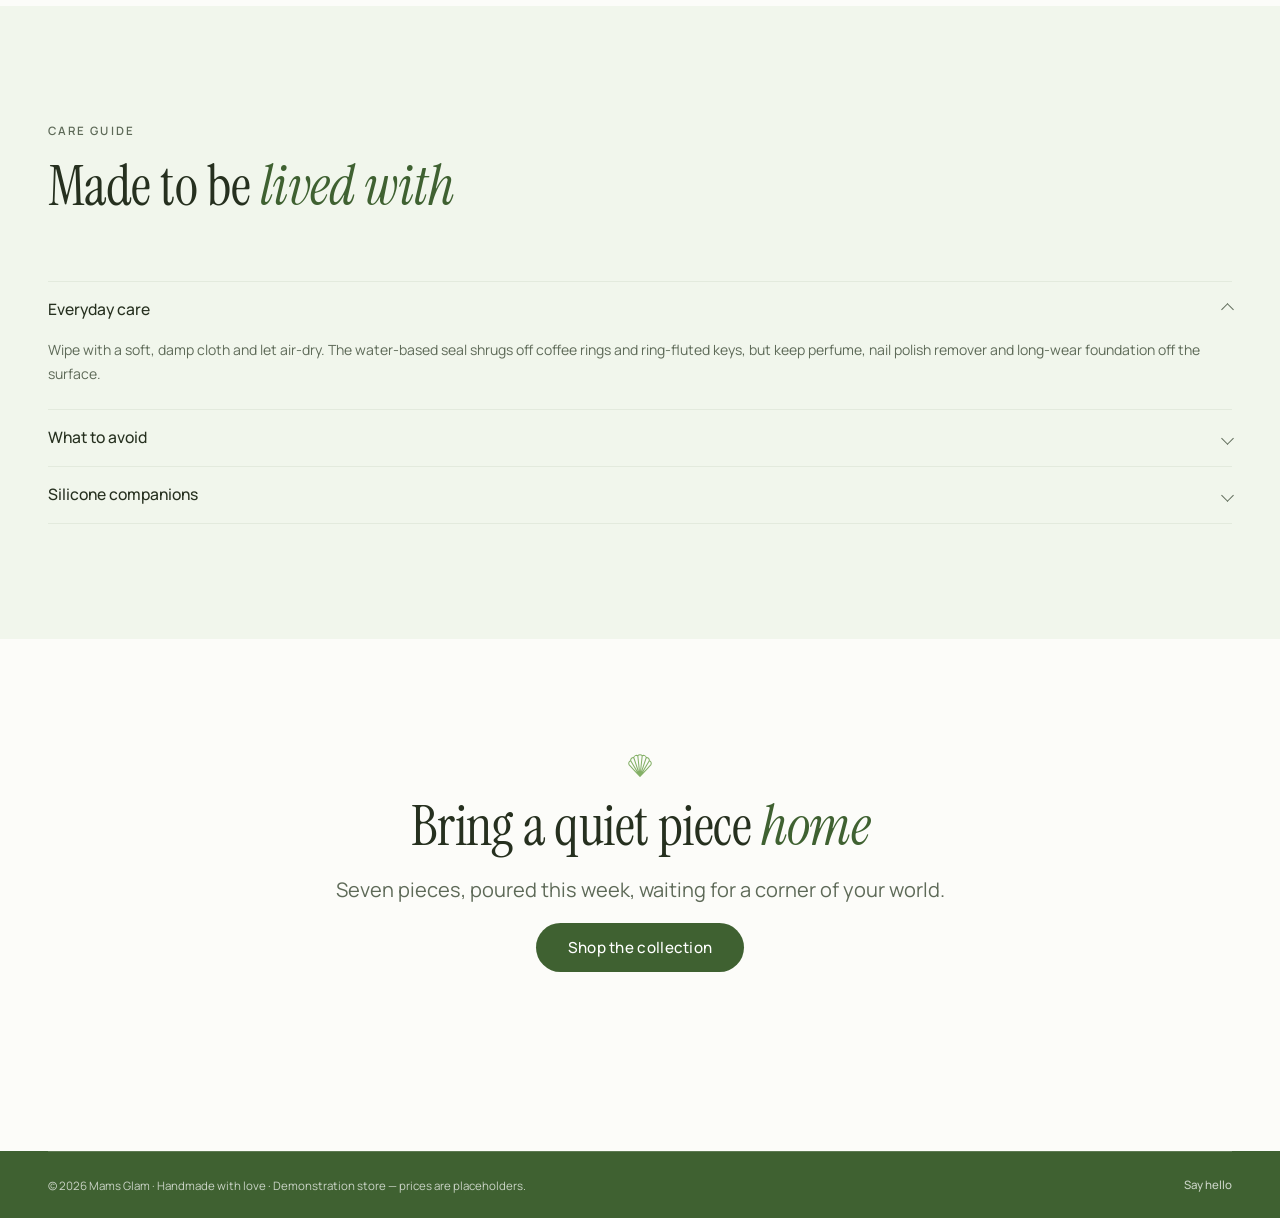
<file: about.html>
<!doctype html>
<html lang="en">
<head>
  <meta charset="utf-8">
  <meta name="viewport" content="width=device-width, initial-scale=1">
  <title>Our story — Mams Glam</title>
  <meta name="description" content="Mams Glam is one woman, one kitchen studio, and a shelf of shell moulds. Read the story behind our hand-cast trays and dishes.">
  <meta property="og:type" content="website">
  <meta property="og:title" content="Our story — Mams Glam">
  <meta property="og:description" content="One woman, one kitchen studio, and a shelf of shell moulds.">
  <meta property="og:image" content="images/og-image.jpg">
  <meta name="theme-color" content="#FCFCF9">
  <link rel="icon" type="image/png" sizes="32x32" href="logos/web/favicon-32.png">
  <link rel="apple-touch-icon" sizes="180x180" href="logos/web/favicon-180.png">
  <link rel="preconnect" href="https://fonts.googleapis.com">
  <link rel="preconnect" href="https://fonts.gstatic.com" crossorigin>
  <link href="https://fonts.googleapis.com/css2?family=Instrument+Serif:ital@0;1&family=Manrope:wght@300;400;500;600&display=swap" rel="stylesheet">
  <link rel="stylesheet" href="css/style.css">
</head>
<body data-page="about">

  <a class="skip-link" href="#main">Skip to content</a>

  <svg width="0" height="0" style="position:absolute" aria-hidden="true">
    <defs>
      <symbol id="shell" viewBox="0 0 100 100">
        <path fill="none" stroke="currentColor" stroke-width="4" stroke-linecap="round" d="M 50 86 Q 16.1 51 8.45 41.87 A 10.52 10.52 0 0 1 14.26 25.94 A 10.52 10.52 0 0 1 25.91 13.6 A 10.52 10.52 0 0 1 41.5 6.87 A 10.52 10.52 0 0 1 58.5 6.87 A 10.52 10.52 0 0 1 74.09 13.6 A 10.52 10.52 0 0 1 85.74 25.94 A 10.52 10.52 0 0 1 91.55 41.87 Q 83.9 51 50 86 Z M 50 86 L 14.26 25.94 M 50 86 L 25.91 13.6 M 50 86 L 41.5 6.87 M 50 86 L 58.5 6.87 M 50 86 L 74.09 13.6 M 50 86 L 85.74 25.94" />
      </symbol>
      <symbol id="i-search" viewBox="0 0 24 24">
        <circle cx="11" cy="11" r="7" fill="none" stroke="currentColor" stroke-width="1.6"/>
        <path d="M16.5 16.5 21 21" stroke="currentColor" stroke-width="1.6" stroke-linecap="round"/>
      </symbol>
      <symbol id="i-bag" viewBox="0 0 24 24">
        <path d="M6.5 8.5h11l-1 12h-9l-1-12z" fill="none" stroke="currentColor" stroke-width="1.6" stroke-linejoin="round"/>
        <path d="M9 8.5V7a3 3 0 0 1 6 0v1.5" fill="none" stroke="currentColor" stroke-width="1.6" stroke-linecap="round"/>
      </symbol>
      <symbol id="i-user" viewBox="0 0 24 24">
        <circle cx="12" cy="8.2" r="3.6" fill="none" stroke="currentColor" stroke-width="1.6"/>
        <path d="M5 20c1.4-3.6 4-5.2 7-5.2s5.6 1.6 7 5.2" fill="none" stroke="currentColor" stroke-width="1.6" stroke-linecap="round"/>
      </symbol>
      <symbol id="i-menu" viewBox="0 0 24 24">
        <path d="M4 9h16M4 15h16" stroke="currentColor" stroke-width="1.6" stroke-linecap="round"/>
      </symbol>
      <symbol id="i-close" viewBox="0 0 24 24">
        <path d="M6 6l12 12M18 6 6 18" stroke="currentColor" stroke-width="1.6" stroke-linecap="round"/>
      </symbol>
      <symbol id="i-leaf" viewBox="0 0 24 24">
        <path d="M20 4C11 5 6.5 10 6.5 16c0 1.7.4 3 1 4 6-.5 11-5.5 12.5-16z" fill="none" stroke="currentColor" stroke-width="1.5" stroke-linejoin="round"/>
        <path d="M7.5 20C10 13.5 14 9.5 19.5 5.5" fill="none" stroke="currentColor" stroke-width="1.5" stroke-linecap="round"/>
      </symbol>
      <symbol id="i-pour" viewBox="0 0 24 24">
        <path d="M4 7l8-4 8 4-8 4-8-4zM4 12l8 4 8-4M4 17l8 4 8-4" fill="none" stroke="currentColor" stroke-width="1.5" stroke-linejoin="round"/>
      </symbol>
      <symbol id="i-hand" viewBox="0 0 24 24">
        <path d="M8 12.5V5.8a1.4 1.4 0 0 1 2.8 0v5.2m0-4.4a1.4 1.4 0 0 1 2.8 0v4.4m0-3.2a1.4 1.4 0 0 1 2.8 0v6.9c0 3.5-2.3 6.3-5.9 6.3-2.9 0-4.3-1.3-5.9-3.9L3.2 13.6c-.8-1.2.7-2.7 2-1.8l2.8 2z" fill="none" stroke="currentColor" stroke-width="1.5" stroke-linejoin="round" stroke-linecap="round"/>
      </symbol>
    </defs>
  </svg>

  <header class="site-header">
    <div class="container site-header__inner">
      <button class="icon-btn menu-btn" id="menu-btn" aria-expanded="false" aria-controls="mobile-menu" aria-label="Open menu">
        <svg aria-hidden="true"><use href="#i-menu"/></svg>
      </button>
      <a class="brand" href="index.html" aria-label="Mams Glam — home">
        <img src="logos/web/logo-horizontal.png" alt="Mams Glam" width="1116" height="225">
      </a>
      <nav class="site-nav" aria-label="Primary">
        <ul>
          <li><a class="nav__link" href="shop.html">Shop</a></li>
          <li><a class="nav__link" href="shop.html">Collections</a></li>
          <li><a class="nav__link" href="about.html" aria-current="page">Our Story</a></li>
          <li><a class="nav__link" href="contact.html">Contact</a></li>
        </ul>
      </nav>
      <div class="header-actions">
        <button class="icon-btn" id="search-btn" aria-label="Search the shop"><svg aria-hidden="true"><use href="#i-search"/></svg></button>
        <button class="icon-btn" data-soon="Accounts are coming soon — for now, orders are confirmed by email." aria-label="Account"><svg aria-hidden="true"><use href="#i-user"/></svg></button>
        <button class="icon-btn" id="bag-btn" aria-label="Open bag">
          <svg aria-hidden="true"><use href="#i-bag"/></svg>
          <span class="cart-count" hidden>0</span>
        </button>
      </div>
    </div>
  </header>

  <div class="overlay-panel mobile-menu" id="mobile-menu" role="dialog" aria-modal="true" aria-label="Menu" aria-hidden="true">
    <button class="icon-btn overlay-panel__close" data-close aria-label="Close menu"><svg aria-hidden="true"><use href="#i-close"/></svg></button>
    <ul>
      <li><a href="shop.html">Shop</a></li>
      <li><a href="shop.html">Collections</a></li>
      <li><a href="about.html">Our Story</a></li>
      <li><a href="contact.html">Contact</a></li>
      <li><a href="cart.html">Bag</a></li>
    </ul>
    <p class="mobile-menu__meta">Mams Glam · Handmade with love</p>
  </div>

  <div class="overlay-panel search-panel" id="search-panel" role="dialog" aria-modal="true" aria-label="Search" aria-hidden="true">
    <button class="icon-btn overlay-panel__close" data-close aria-label="Close search"><svg aria-hidden="true"><use href="#i-close"/></svg></button>
    <div class="search-panel__inner">
      <div class="search-field">
        <svg aria-hidden="true"><use href="#i-search"/></svg>
        <label class="visually-hidden" for="search-input">Search the shop</label>
        <input id="search-input" type="search" placeholder="Search the shop…" autocomplete="off">
      </div>
      <div class="search-results" id="search-results" aria-live="polite"></div>
    </div>
  </div>

  <main id="main">

    <!-- Hero: primary stacked lockup -->
    <section class="about-hero">
      <img src="logos/web/logo-stacked.png" alt="Mams Glam — handmade with love" width="943" height="522">
      <p class="lede">One woman, one kitchen studio, and a shelf of shell moulds. Everything we sell is poured, cured, sanded and wrapped by the same pair of hands.</p>
    </section>

    <div class="about-band section--flush-bottom">
      <img src="images/stone-platters-nested.jpg" alt="Round Stone Platters in charcoal, navy, sand and terracotta nested on marble" width="1123" height="944" loading="lazy">
    </div>

    <!-- Story -->
    <section class="section">
      <div class="container story__grid">
        <div class="story__body">
          <p class="eyebrow reveal">How it began</p>
          <h1 class="reveal" style="--d:60ms">A gift for a friend, <br><em>that became a studio</em></h1>
          <p class="prose reveal" style="--d:120ms">Mams Glam started with a single shell-shaped mould and a birthday. The first dish was poured for a friend who kept losing her rings; the second for a sister who wanted somewhere calm to put her earrings at night. Friends asked for their own. Then their friends.</p>
          <p class="prose reveal" style="--d:180ms">Today the kitchen table has become a small studio, but the rhythm is unchanged: mix, pour, wait a week, sand until silky, seal, and wrap with a handwritten note. If a piece isn't good enough to gift, it doesn't leave the studio.</p>
          <blockquote class="story__quote reveal" style="--d:240ms">“Handmade isn't a style. It's a promise that someone cared the whole way through.”</blockquote>
          <p class="signature reveal" style="--d:300ms">Mams Glam<small>Founder &amp; maker</small></p>
        </div>
        <div class="story__media reveal" style="--d:120ms">
          <img src="images/oval-vanity-floral-1.jpg" alt="The Oval Vanity Tray in white with hand-made lilac flowers" width="1008" height="1054" loading="lazy">
        </div>
      </div>
    </section>

    <!-- Values -->
    <section class="section section--alt">
      <div class="container">
        <div class="section-head reveal">
          <h2>What we <em>promise</em></h2>
        </div>
        <div class="values-grid">
          <div class="value-card reveal">
            <svg aria-hidden="true"><use href="#i-hand"/></svg>
            <h3>Slow by design</h3>
            <p>Every piece cures for a full week before it is sanded and sealed. No shortcuts, no rushed batches.</p>
          </div>
          <div class="value-card reveal" style="--d:100ms">
            <svg aria-hidden="true"><use href="#i-pour"/></svg>
            <h3>Small batches only</h3>
            <p>Made to order, a few pieces at a time. It means a short wait — and a piece made just for you.</p>
          </div>
          <div class="value-card reveal" style="--d:200ms">
            <svg aria-hidden="true"><use href="#i-leaf"/></svg>
            <h3>Kind materials</h3>
            <p>A low-VOC mineral composite, water-based sealers, and recycled, plastic-free packaging.</p>
          </div>
        </div>
      </div>
    </section>

    <!-- Made by hand -->
    <section class="section process" id="process">
      <div class="container">
        <div class="section-head reveal">
          <p class="eyebrow">Made by hand</p>
          <h2>Four slow steps, <em>one calm week</em></h2>
        </div>
        <ol class="process__grid" role="list">
          <li class="step reveal"><span class="step__num" aria-hidden="true">01</span><h3>Design</h3><p>Every piece begins as a sketch and a colour study in our palette of chalky, calming tones.</p></li>
          <li class="step reveal" style="--d:80ms"><span class="step__num" aria-hidden="true">02</span><h3>Pour</h3><p>The mineral mix is poured by hand into moulds — one piece at a time, never rushed.</p></li>
          <li class="step reveal" style="--d:160ms"><span class="step__num" aria-hidden="true">03</span><h3>Cure</h3><p>A full week on the shelf gives each piece its cool, stone-like weight.</p></li>
          <li class="step reveal" style="--d:240ms"><span class="step__num" aria-hidden="true">04</span><h3>Finish</h3><p>Sanded silky, sealed, wrapped in tissue and tied — ready for its new home.</p></li>
        </ol>
      </div>
    </section>

    <!-- Care guide -->
    <section class="section section--alt" id="care">
      <div class="container measure">
        <div class="section-head reveal">
          <p class="eyebrow">Care guide</p>
          <h2>Made to be <em>lived with</em></h2>
        </div>
        <div class="accordion reveal">
          <details open>
            <summary>Everyday care</summary>
            <div class="accordion__body"><p>Wipe with a soft, damp cloth and let air-dry. The water-based seal shrugs off coffee rings and ring-fluted keys, but keep perfume, nail polish remover and long-wear foundation off the surface.</p></div>
          </details>
          <details>
            <summary>What to avoid</summary>
            <div class="accordion__body"><ul><li>Dishwashers, ovens and open flames</li><li>Standing water — dry trays after use</li><li>Sharp knives on platter surfaces</li><li>Direct sunlight for long stretches, which can gently shift the pigment</li></ul></div>
          </details>
          <details>
            <summary>Silicone companions</summary>
            <div class="accordion__body"><p>The Heat-Safe Mat and Brush Case are food-grade silicone: rinse in warm soapy water or pop them on the top rack of the dishwasher. They tolerate up to 230&nbsp;°C.</p></div>
          </details>
        </div>
      </div>
    </section>

    <!-- CTA -->
    <section class="section">
      <div class="container section-head section-head--center reveal">
        <svg class="shell-tick" viewBox="0 0 100 100" aria-hidden="true"><use href="#shell"/></svg>
        <h2>Bring a quiet piece <em>home</em></h2>
        <p class="lede">Seven pieces, poured this week, waiting for a corner of your world.</p>
        <a class="btn btn--primary" href="shop.html">Shop the collection</a>
      </div>
    </section>

  </main>

  <footer class="site-footer site-footer--slim">
    <div class="container">
      <div class="footer__bar footer__bar--solo">
        <p>© <span data-year>2026</span> Mams Glam · Handmade with love · Demonstration store — prices are placeholders.</p>
        <a class="link-slide link-slide--light" href="contact.html">Say hello</a>
      </div>
    </div>
  </footer>

  <div class="drawer-overlay" id="drawer-overlay"></div>
  <aside class="drawer" id="cart-drawer" role="dialog" aria-modal="true" aria-label="Shopping bag" aria-hidden="true">
    <div class="drawer__head">
      <h2>Your bag</h2>
      <button class="icon-btn" data-close aria-label="Close bag"><svg aria-hidden="true"><use href="#i-close"/></svg></button>
    </div>
    <div class="drawer__body" id="drawer-body"></div>
    <div class="drawer__foot" id="drawer-foot"></div>
  </aside>

  <p class="toast" id="toast" role="status" aria-live="polite"></p>

  <script src="js/products.js" defer></script>
  <script src="js/main.js" defer></script>
</body>
</html>
</file>
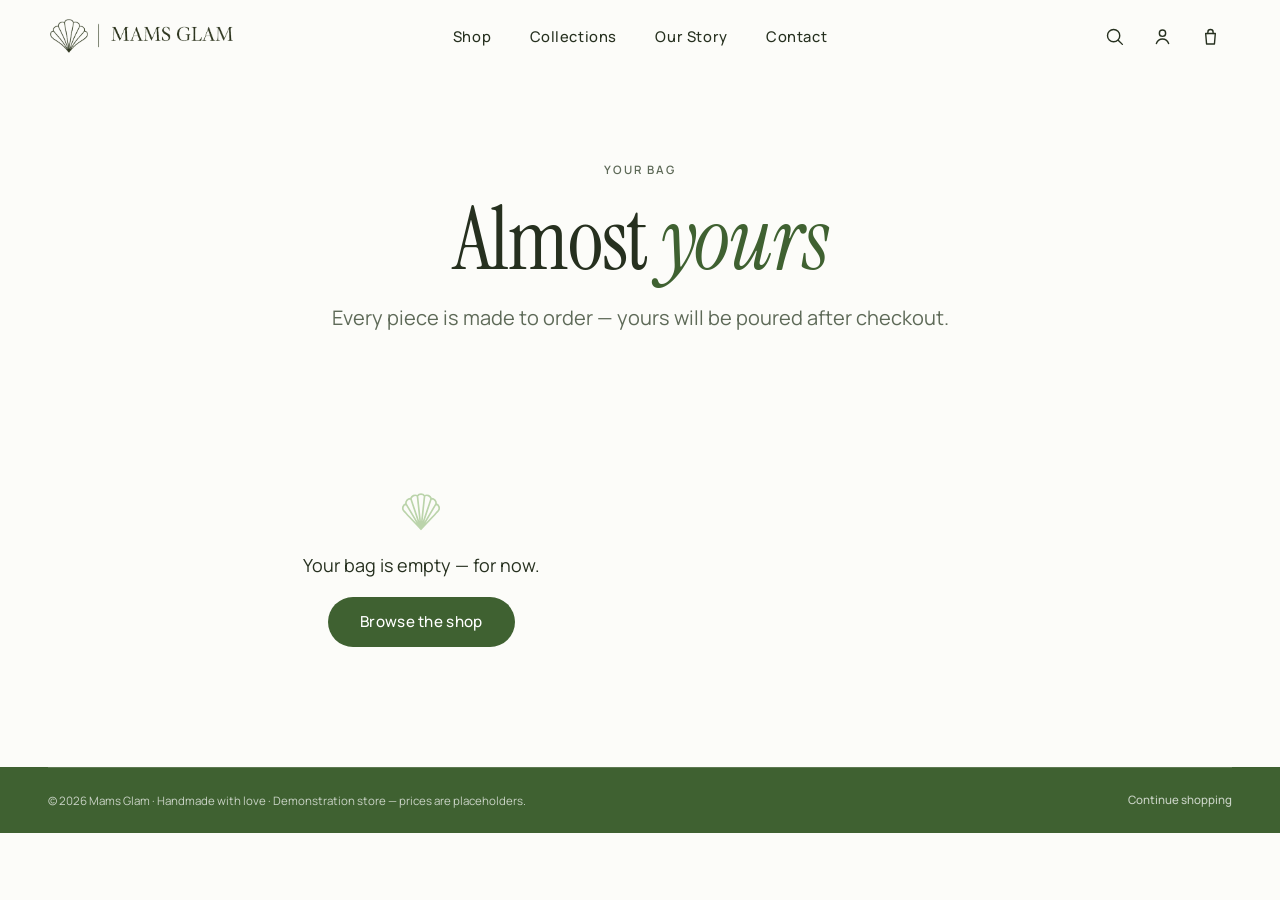
<file: cart.html>
<!doctype html>
<html lang="en">
<head>
  <meta charset="utf-8">
  <meta name="viewport" content="width=device-width, initial-scale=1">
  <title>Your bag — Mams Glam</title>
  <meta name="description" content="Review the handmade pieces in your Mams Glam bag. Made to order, gift wrapped with care.">
  <meta property="og:type" content="website">
  <meta property="og:title" content="Your bag — Mams Glam">
  <meta property="og:image" content="images/og-image.jpg">
  <meta name="theme-color" content="#FCFCF9">
  <link rel="icon" type="image/png" sizes="32x32" href="logos/web/favicon-32.png">
  <link rel="apple-touch-icon" sizes="180x180" href="logos/web/favicon-180.png">
  <link rel="preconnect" href="https://fonts.googleapis.com">
  <link rel="preconnect" href="https://fonts.gstatic.com" crossorigin>
  <link href="https://fonts.googleapis.com/css2?family=Instrument+Serif:ital@0;1&family=Manrope:wght@300;400;500;600&display=swap" rel="stylesheet">
  <link rel="stylesheet" href="css/style.css">
</head>
<body data-page="cart">

  <a class="skip-link" href="#main">Skip to content</a>

  <svg width="0" height="0" style="position:absolute" aria-hidden="true">
    <defs>
      <symbol id="shell" viewBox="0 0 100 100">
        <path fill="none" stroke="currentColor" stroke-width="4" stroke-linecap="round" d="M 50 86 Q 16.1 51 8.45 41.87 A 10.52 10.52 0 0 1 14.26 25.94 A 10.52 10.52 0 0 1 25.91 13.6 A 10.52 10.52 0 0 1 41.5 6.87 A 10.52 10.52 0 0 1 58.5 6.87 A 10.52 10.52 0 0 1 74.09 13.6 A 10.52 10.52 0 0 1 85.74 25.94 A 10.52 10.52 0 0 1 91.55 41.87 Q 83.9 51 50 86 Z M 50 86 L 14.26 25.94 M 50 86 L 25.91 13.6 M 50 86 L 41.5 6.87 M 50 86 L 58.5 6.87 M 50 86 L 74.09 13.6 M 50 86 L 85.74 25.94" />
      </symbol>
      <symbol id="i-search" viewBox="0 0 24 24">
        <circle cx="11" cy="11" r="7" fill="none" stroke="currentColor" stroke-width="1.6"/>
        <path d="M16.5 16.5 21 21" stroke="currentColor" stroke-width="1.6" stroke-linecap="round"/>
      </symbol>
      <symbol id="i-bag" viewBox="0 0 24 24">
        <path d="M6.5 8.5h11l-1 12h-9l-1-12z" fill="none" stroke="currentColor" stroke-width="1.6" stroke-linejoin="round"/>
        <path d="M9 8.5V7a3 3 0 0 1 6 0v1.5" fill="none" stroke="currentColor" stroke-width="1.6" stroke-linecap="round"/>
      </symbol>
      <symbol id="i-user" viewBox="0 0 24 24">
        <circle cx="12" cy="8.2" r="3.6" fill="none" stroke="currentColor" stroke-width="1.6"/>
        <path d="M5 20c1.4-3.6 4-5.2 7-5.2s5.6 1.6 7 5.2" fill="none" stroke="currentColor" stroke-width="1.6" stroke-linecap="round"/>
      </symbol>
      <symbol id="i-menu" viewBox="0 0 24 24">
        <path d="M4 9h16M4 15h16" stroke="currentColor" stroke-width="1.6" stroke-linecap="round"/>
      </symbol>
      <symbol id="i-close" viewBox="0 0 24 24">
        <path d="M6 6l12 12M18 6 6 18" stroke="currentColor" stroke-width="1.6" stroke-linecap="round"/>
      </symbol>
    </defs>
  </svg>

  <header class="site-header">
    <div class="container site-header__inner">
      <button class="icon-btn menu-btn" id="menu-btn" aria-expanded="false" aria-controls="mobile-menu" aria-label="Open menu">
        <svg aria-hidden="true"><use href="#i-menu"/></svg>
      </button>
      <a class="brand" href="index.html" aria-label="Mams Glam — home">
        <img src="logos/web/logo-horizontal.png" alt="Mams Glam" width="1116" height="225">
      </a>
      <nav class="site-nav" aria-label="Primary">
        <ul>
          <li><a class="nav__link" href="shop.html">Shop</a></li>
          <li><a class="nav__link" href="shop.html">Collections</a></li>
          <li><a class="nav__link" href="about.html">Our Story</a></li>
          <li><a class="nav__link" href="contact.html">Contact</a></li>
        </ul>
      </nav>
      <div class="header-actions">
        <button class="icon-btn" id="search-btn" aria-label="Search the shop"><svg aria-hidden="true"><use href="#i-search"/></svg></button>
        <button class="icon-btn" data-soon="Accounts are coming soon — for now, orders are confirmed by email." aria-label="Account"><svg aria-hidden="true"><use href="#i-user"/></svg></button>
        <button class="icon-btn" id="bag-btn" aria-label="Open bag">
          <svg aria-hidden="true"><use href="#i-bag"/></svg>
          <span class="cart-count" hidden>0</span>
        </button>
      </div>
    </div>
  </header>

  <div class="overlay-panel mobile-menu" id="mobile-menu" role="dialog" aria-modal="true" aria-label="Menu" aria-hidden="true">
    <button class="icon-btn overlay-panel__close" data-close aria-label="Close menu"><svg aria-hidden="true"><use href="#i-close"/></svg></button>
    <ul>
      <li><a href="shop.html">Shop</a></li>
      <li><a href="shop.html">Collections</a></li>
      <li><a href="about.html">Our Story</a></li>
      <li><a href="contact.html">Contact</a></li>
      <li><a href="cart.html">Bag</a></li>
    </ul>
    <p class="mobile-menu__meta">Mams Glam · Handmade with love</p>
  </div>

  <div class="overlay-panel search-panel" id="search-panel" role="dialog" aria-modal="true" aria-label="Search" aria-hidden="true">
    <button class="icon-btn overlay-panel__close" data-close aria-label="Close search"><svg aria-hidden="true"><use href="#i-close"/></svg></button>
    <div class="search-panel__inner">
      <div class="search-field">
        <svg aria-hidden="true"><use href="#i-search"/></svg>
        <label class="visually-hidden" for="search-input">Search the shop</label>
        <input id="search-input" type="search" placeholder="Search the shop…" autocomplete="off">
      </div>
      <div class="search-results" id="search-results" aria-live="polite"></div>
    </div>
  </div>

  <main id="main">
    <div class="container page-head">
      <p class="eyebrow">Your bag</p>
      <h1>Almost <em>yours</em></h1>
      <p class="lede">Every piece is made to order — yours will be poured after checkout.</p>
    </div>

    <div class="container cart-page">
      <div id="cart-table">
        <div class="cart-lines" id="cart-lines"></div>
      </div>

      <div class="cart-empty" id="cart-empty">
        <svg viewBox="0 0 100 100" aria-hidden="true"><use href="#shell"/></svg>
        <p>Your bag is empty — for now.</p>
        <a class="btn btn--primary" href="shop.html">Browse the shop</a>
      </div>

      <aside class="summary" aria-label="Order summary">
        <h2>Summary</h2>
        <div id="summary-rows"></div>
        <button class="btn btn--primary btn--block" id="checkout-btn">Checkout</button>
        <p class="drawer__note">Demonstration store — no payment is taken.</p>
      </aside>
    </div>

    <section class="confirmation" id="confirmation" hidden tabindex="-1" aria-label="Order received">
      <img src="logos/web/logo-two-tone.png" alt="Mams Glam — handmade with love" width="562" height="296">
      <p class="eyebrow">Order received</p>
      <h2 class="display-lg">Thank you — <em>with love</em></h2>
      <p class="lede">This demo store does not take payments — but if it did, your pieces would now be curing quietly on the shelf, and a confirmation email would be on its way.</p>
      <a class="btn btn--primary" href="shop.html">Back to the shop</a>
    </section>
  </main>

  <footer class="site-footer site-footer--slim">
    <div class="container">
      <div class="footer__bar footer__bar--solo">
        <p>© <span data-year>2026</span> Mams Glam · Handmade with love · Demonstration store — prices are placeholders.</p>
        <a class="link-slide link-slide--light" href="shop.html">Continue shopping</a>
      </div>
    </div>
  </footer>

  <div class="drawer-overlay" id="drawer-overlay"></div>
  <aside class="drawer" id="cart-drawer" role="dialog" aria-modal="true" aria-label="Shopping bag" aria-hidden="true">
    <div class="drawer__head">
      <h2>Your bag</h2>
      <button class="icon-btn" data-close aria-label="Close bag"><svg aria-hidden="true"><use href="#i-close"/></svg></button>
    </div>
    <div class="drawer__body" id="drawer-body"></div>
    <div class="drawer__foot" id="drawer-foot"></div>
  </aside>

  <p class="toast" id="toast" role="status" aria-live="polite"></p>

  <script src="js/products.js" defer></script>
  <script src="js/main.js" defer></script>
</body>
</html>
</file>
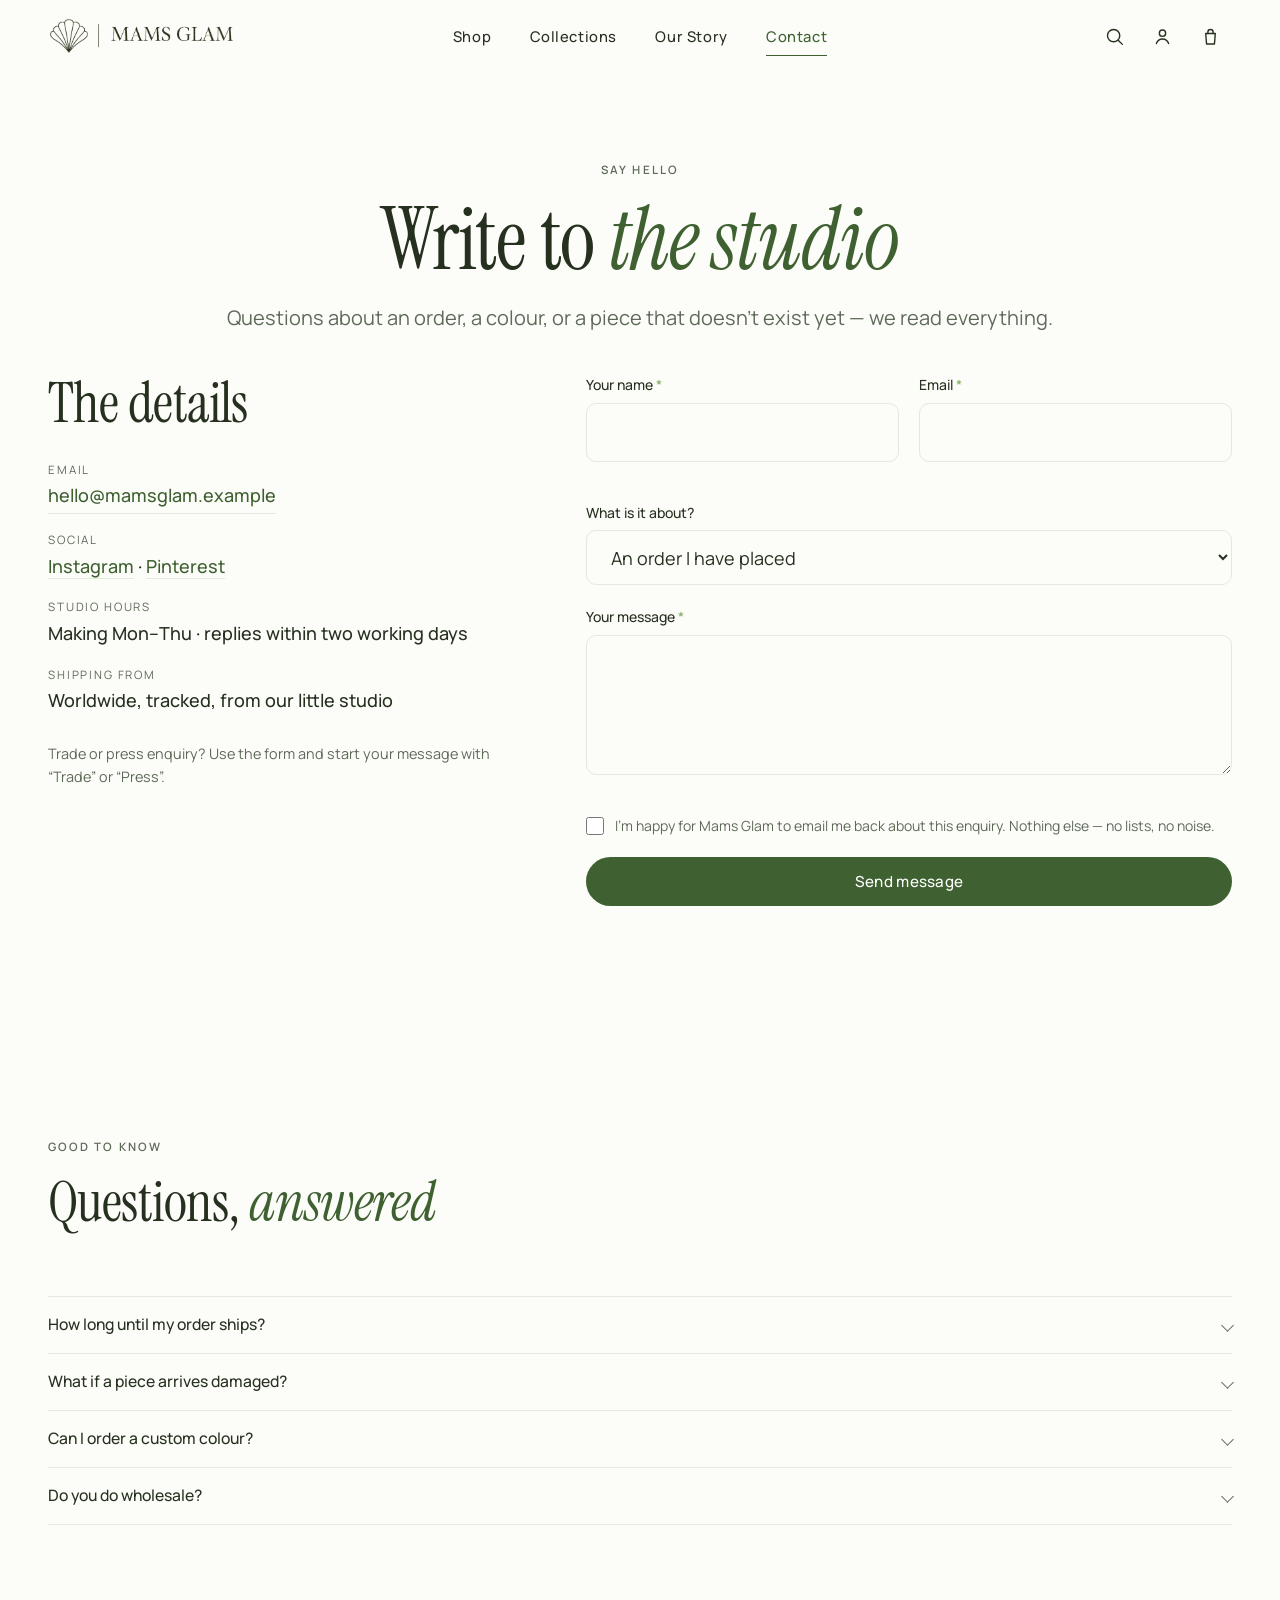
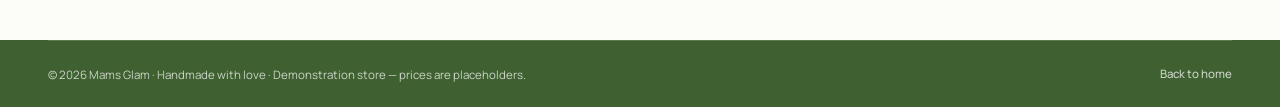
<file: contact.html>
<!doctype html>
<html lang="en">
<head>
  <meta charset="utf-8">
  <meta name="viewport" content="width=device-width, initial-scale=1">
  <title>Contact — Mams Glam</title>
  <meta name="description" content="Questions about an order, a colour, or a custom piece? Write to the Mams Glam studio — we answer within two working days.">
  <meta property="og:type" content="website">
  <meta property="og:title" content="Contact — Mams Glam">
  <meta property="og:description" content="Write to the studio — we answer within two working days.">
  <meta property="og:image" content="images/og-image.jpg">
  <meta name="theme-color" content="#FCFCF9">
  <link rel="icon" type="image/png" sizes="32x32" href="logos/web/favicon-32.png">
  <link rel="apple-touch-icon" sizes="180x180" href="logos/web/favicon-180.png">
  <link rel="preconnect" href="https://fonts.googleapis.com">
  <link rel="preconnect" href="https://fonts.gstatic.com" crossorigin>
  <link href="https://fonts.googleapis.com/css2?family=Instrument+Serif:ital@0;1&family=Manrope:wght@300;400;500;600&display=swap" rel="stylesheet">
  <link rel="stylesheet" href="css/style.css">
</head>
<body data-page="contact">

  <a class="skip-link" href="#main">Skip to content</a>

  <svg width="0" height="0" style="position:absolute" aria-hidden="true">
    <defs>
      <symbol id="shell" viewBox="0 0 100 100">
        <path fill="none" stroke="currentColor" stroke-width="4" stroke-linecap="round" d="M 50 86 Q 16.1 51 8.45 41.87 A 10.52 10.52 0 0 1 14.26 25.94 A 10.52 10.52 0 0 1 25.91 13.6 A 10.52 10.52 0 0 1 41.5 6.87 A 10.52 10.52 0 0 1 58.5 6.87 A 10.52 10.52 0 0 1 74.09 13.6 A 10.52 10.52 0 0 1 85.74 25.94 A 10.52 10.52 0 0 1 91.55 41.87 Q 83.9 51 50 86 Z M 50 86 L 14.26 25.94 M 50 86 L 25.91 13.6 M 50 86 L 41.5 6.87 M 50 86 L 58.5 6.87 M 50 86 L 74.09 13.6 M 50 86 L 85.74 25.94" />
      </symbol>
      <symbol id="i-search" viewBox="0 0 24 24">
        <circle cx="11" cy="11" r="7" fill="none" stroke="currentColor" stroke-width="1.6"/>
        <path d="M16.5 16.5 21 21" stroke="currentColor" stroke-width="1.6" stroke-linecap="round"/>
      </symbol>
      <symbol id="i-bag" viewBox="0 0 24 24">
        <path d="M6.5 8.5h11l-1 12h-9l-1-12z" fill="none" stroke="currentColor" stroke-width="1.6" stroke-linejoin="round"/>
        <path d="M9 8.5V7a3 3 0 0 1 6 0v1.5" fill="none" stroke="currentColor" stroke-width="1.6" stroke-linecap="round"/>
      </symbol>
      <symbol id="i-user" viewBox="0 0 24 24">
        <circle cx="12" cy="8.2" r="3.6" fill="none" stroke="currentColor" stroke-width="1.6"/>
        <path d="M5 20c1.4-3.6 4-5.2 7-5.2s5.6 1.6 7 5.2" fill="none" stroke="currentColor" stroke-width="1.6" stroke-linecap="round"/>
      </symbol>
      <symbol id="i-menu" viewBox="0 0 24 24">
        <path d="M4 9h16M4 15h16" stroke="currentColor" stroke-width="1.6" stroke-linecap="round"/>
      </symbol>
      <symbol id="i-close" viewBox="0 0 24 24">
        <path d="M6 6l12 12M18 6 6 18" stroke="currentColor" stroke-width="1.6" stroke-linecap="round"/>
      </symbol>
    </defs>
  </svg>

  <header class="site-header">
    <div class="container site-header__inner">
      <button class="icon-btn menu-btn" id="menu-btn" aria-expanded="false" aria-controls="mobile-menu" aria-label="Open menu">
        <svg aria-hidden="true"><use href="#i-menu"/></svg>
      </button>
      <a class="brand" href="index.html" aria-label="Mams Glam — home">
        <img src="logos/web/logo-horizontal.png" alt="Mams Glam" width="1116" height="225">
      </a>
      <nav class="site-nav" aria-label="Primary">
        <ul>
          <li><a class="nav__link" href="shop.html">Shop</a></li>
          <li><a class="nav__link" href="shop.html">Collections</a></li>
          <li><a class="nav__link" href="about.html">Our Story</a></li>
          <li><a class="nav__link" href="contact.html" aria-current="page">Contact</a></li>
        </ul>
      </nav>
      <div class="header-actions">
        <button class="icon-btn" id="search-btn" aria-label="Search the shop"><svg aria-hidden="true"><use href="#i-search"/></svg></button>
        <button class="icon-btn" data-soon="Accounts are coming soon — for now, orders are confirmed by email." aria-label="Account"><svg aria-hidden="true"><use href="#i-user"/></svg></button>
        <button class="icon-btn" id="bag-btn" aria-label="Open bag">
          <svg aria-hidden="true"><use href="#i-bag"/></svg>
          <span class="cart-count" hidden>0</span>
        </button>
      </div>
    </div>
  </header>

  <div class="overlay-panel mobile-menu" id="mobile-menu" role="dialog" aria-modal="true" aria-label="Menu" aria-hidden="true">
    <button class="icon-btn overlay-panel__close" data-close aria-label="Close menu"><svg aria-hidden="true"><use href="#i-close"/></svg></button>
    <ul>
      <li><a href="shop.html">Shop</a></li>
      <li><a href="shop.html">Collections</a></li>
      <li><a href="about.html">Our Story</a></li>
      <li><a href="contact.html">Contact</a></li>
      <li><a href="cart.html">Bag</a></li>
    </ul>
    <p class="mobile-menu__meta">Mams Glam · Handmade with love</p>
  </div>

  <div class="overlay-panel search-panel" id="search-panel" role="dialog" aria-modal="true" aria-label="Search" aria-hidden="true">
    <button class="icon-btn overlay-panel__close" data-close aria-label="Close search"><svg aria-hidden="true"><use href="#i-close"/></svg></button>
    <div class="search-panel__inner">
      <div class="search-field">
        <svg aria-hidden="true"><use href="#i-search"/></svg>
        <label class="visually-hidden" for="search-input">Search the shop</label>
        <input id="search-input" type="search" placeholder="Search the shop…" autocomplete="off">
      </div>
      <div class="search-results" id="search-results" aria-live="polite"></div>
    </div>
  </div>

  <main id="main">
    <div class="container page-head">
      <p class="eyebrow">Say hello</p>
      <h1>Write to <em>the studio</em></h1>
      <p class="lede">Questions about an order, a colour, or a piece that doesn't exist yet — we read everything.</p>
    </div>

    <section class="section section--flush-top">
      <div class="container contact-grid">
        <div class="contact-meta reveal">
          <h2>The details</h2>
          <dl>
            <div><dt>Email</dt><dd><a class="link-slide" href="mailto:hello@mamsglam.example">hello@mamsglam.example</a></dd></div>
            <div><dt>Social</dt><dd><a href="#" data-soon="Our Instagram is coming soon.">Instagram</a> · <a href="#" data-soon="Our Pinterest is coming soon.">Pinterest</a></dd></div>
            <div><dt>Studio hours</dt><dd>Making Mon–Thu · replies within two working days</dd></div>
            <div><dt>Shipping from</dt><dd>Worldwide, tracked, from our little studio</dd></div>
          </dl>
          <p class="prose" style="font-size:0.9rem;color:var(--ink-soft)">Trade or press enquiry? Use the form and start your message with “Trade” or “Press”.</p>
        </div>

        <div>
          <form class="form" id="contact-form" novalidate>
            <div class="form__row form__row--2">
              <div class="field">
                <label for="cf-name">Your name <span class="req" aria-hidden="true">*</span></label>
                <input id="cf-name" name="name" type="text" autocomplete="name" required>
                <p class="field__msg" aria-live="polite"></p>
              </div>
              <div class="field">
                <label for="cf-email">Email <span class="req" aria-hidden="true">*</span></label>
                <input id="cf-email" name="email" type="email" autocomplete="email" required>
                <p class="field__msg" aria-live="polite"></p>
              </div>
            </div>
            <div class="field">
              <label for="cf-topic">What is it about?</label>
              <select id="cf-topic" name="topic">
                <option>An order I have placed</option>
                <option>A question before ordering</option>
                <option>Custom / wholesale enquiry</option>
                <option>Press or collaboration</option>
                <option>Something else</option>
              </select>
            </div>
            <div class="field">
              <label for="cf-msg">Your message <span class="req" aria-hidden="true">*</span></label>
              <textarea id="cf-msg" name="message" required></textarea>
              <p class="field__msg" aria-live="polite"></p>
            </div>
            <div class="form__consent">
              <input id="cf-consent" type="checkbox" required>
              <label for="cf-consent">I'm happy for Mams Glam to email me back about this enquiry. Nothing else — no lists, no noise.</label>
            </div>
            <button class="btn btn--primary" type="submit">Send message</button>
          </form>

          <div class="form__success" id="contact-success" hidden>
            <svg class="shell-tick" viewBox="0 0 100 100" aria-hidden="true"><use href="#shell"/></svg>
            <h2>Message received</h2>
            <p class="lede">Thank you — the studio will reply within two working days.</p>
          </div>
        </div>
      </div>
    </section>

    <!-- FAQ -->
    <section class="section" id="faq">
      <div class="container measure">
        <div class="section-head reveal">
          <p class="eyebrow">Good to know</p>
          <h2>Questions, <em>answered</em></h2>
        </div>
        <div class="accordion reveal">
          <details>
            <summary>How long until my order ships?</summary>
            <div class="accordion__body"><p>Everything is cast after you order. Please allow 3–5 working days of making and curing, then shipping time on top — tracked, worldwide.</p></div>
          </details>
          <details>
            <summary>What if a piece arrives damaged?</summary>
            <div class="accordion__body"><p>Tell us within 30 days with a photo, and we will remake and reship it — no forms, no fuss. Concrete is tougher than it looks, but parcels occasionally disagree.</p></div>
          </details>
          <details>
            <summary>Can I order a custom colour?</summary>
            <div class="accordion__body"><p>Often, yes — custom pours start from six pieces. Start a message with “Custom” and tell us the colour you dream in.</p></div>
          </details>
          <details>
            <summary>Do you do wholesale?</summary>
            <div class="accordion__body"><p>We love kindred stockists. Start a message with “Trade” and we will send the line sheet and lead times.</p></div>
          </details>
        </div>
      </div>
    </section>
  </main>

  <footer class="site-footer site-footer--slim">
    <div class="container">
      <div class="footer__bar footer__bar--solo">
        <p>© <span data-year>2026</span> Mams Glam · Handmade with love · Demonstration store — prices are placeholders.</p>
        <a class="link-slide link-slide--light" href="index.html">Back to home</a>
      </div>
    </div>
  </footer>

  <div class="drawer-overlay" id="drawer-overlay"></div>
  <aside class="drawer" id="cart-drawer" role="dialog" aria-modal="true" aria-label="Shopping bag" aria-hidden="true">
    <div class="drawer__head">
      <h2>Your bag</h2>
      <button class="icon-btn" data-close aria-label="Close bag"><svg aria-hidden="true"><use href="#i-close"/></svg></button>
    </div>
    <div class="drawer__body" id="drawer-body"></div>
    <div class="drawer__foot" id="drawer-foot"></div>
  </aside>

  <p class="toast" id="toast" role="status" aria-live="polite"></p>

  <script src="js/products.js" defer></script>
  <script src="js/main.js" defer></script>
</body>
</html>
</file>
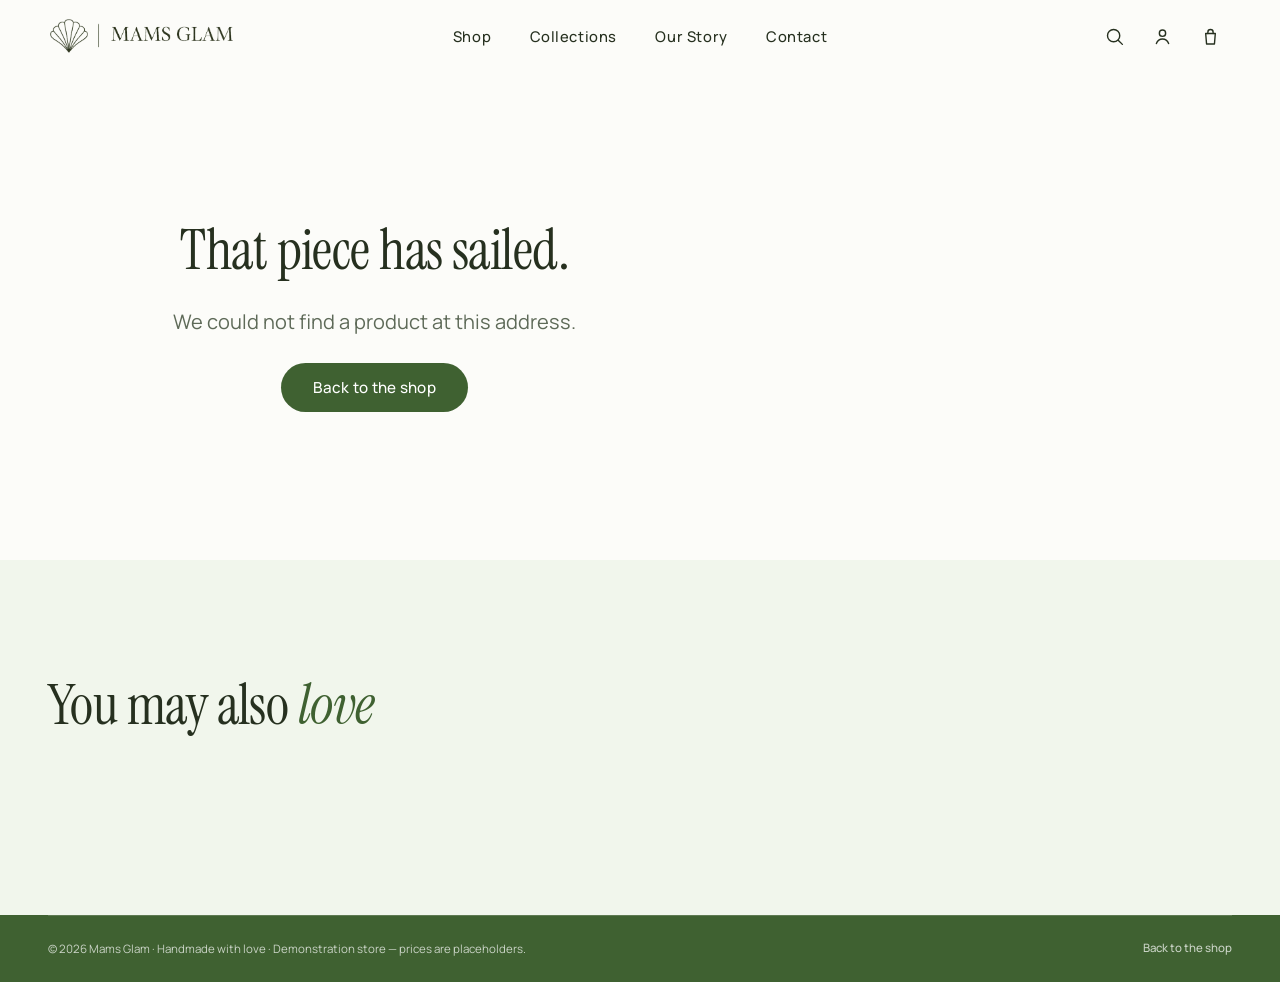
<file: product.html>
<!doctype html>
<html lang="en">
<head>
  <meta charset="utf-8">
  <meta name="viewport" content="width=device-width, initial-scale=1">
  <title>The Shell Dish — Mams Glam</title>
  <meta name="description" content="A scalloped jewel for rings, earrings and small treasures. Hand-cast by Mams Glam, made to order with love.">
  <meta property="og:type" content="product">
  <meta property="og:title" content="The Shell Dish — Mams Glam">
  <meta property="og:description" content="A scalloped jewel for rings, earrings and small treasures. Hand-cast, made to order.">
  <meta property="og:image" content="images/og-image.jpg">
  <meta name="theme-color" content="#FCFCF9">
  <link rel="icon" type="image/png" sizes="32x32" href="logos/web/favicon-32.png">
  <link rel="apple-touch-icon" sizes="180x180" href="logos/web/favicon-180.png">
  <link rel="preconnect" href="https://fonts.googleapis.com">
  <link rel="preconnect" href="https://fonts.gstatic.com" crossorigin>
  <link href="https://fonts.googleapis.com/css2?family=Instrument+Serif:ital@0;1&family=Manrope:wght@300;400;500;600&display=swap" rel="stylesheet">
  <link rel="stylesheet" href="css/style.css">
</head>
<body data-page="product">

  <a class="skip-link" href="#main">Skip to content</a>

  <svg width="0" height="0" style="position:absolute" aria-hidden="true">
    <defs>
      <symbol id="shell" viewBox="0 0 100 100">
        <path fill="none" stroke="currentColor" stroke-width="4" stroke-linecap="round" d="M 50 86 Q 16.1 51 8.45 41.87 A 10.52 10.52 0 0 1 14.26 25.94 A 10.52 10.52 0 0 1 25.91 13.6 A 10.52 10.52 0 0 1 41.5 6.87 A 10.52 10.52 0 0 1 58.5 6.87 A 10.52 10.52 0 0 1 74.09 13.6 A 10.52 10.52 0 0 1 85.74 25.94 A 10.52 10.52 0 0 1 91.55 41.87 Q 83.9 51 50 86 Z M 50 86 L 14.26 25.94 M 50 86 L 25.91 13.6 M 50 86 L 41.5 6.87 M 50 86 L 58.5 6.87 M 50 86 L 74.09 13.6 M 50 86 L 85.74 25.94" />
      </symbol>
      <symbol id="i-search" viewBox="0 0 24 24">
        <circle cx="11" cy="11" r="7" fill="none" stroke="currentColor" stroke-width="1.6"/>
        <path d="M16.5 16.5 21 21" stroke="currentColor" stroke-width="1.6" stroke-linecap="round"/>
      </symbol>
      <symbol id="i-bag" viewBox="0 0 24 24">
        <path d="M6.5 8.5h11l-1 12h-9l-1-12z" fill="none" stroke="currentColor" stroke-width="1.6" stroke-linejoin="round"/>
        <path d="M9 8.5V7a3 3 0 0 1 6 0v1.5" fill="none" stroke="currentColor" stroke-width="1.6" stroke-linecap="round"/>
      </symbol>
      <symbol id="i-user" viewBox="0 0 24 24">
        <circle cx="12" cy="8.2" r="3.6" fill="none" stroke="currentColor" stroke-width="1.6"/>
        <path d="M5 20c1.4-3.6 4-5.2 7-5.2s5.6 1.6 7 5.2" fill="none" stroke="currentColor" stroke-width="1.6" stroke-linecap="round"/>
      </symbol>
      <symbol id="i-menu" viewBox="0 0 24 24">
        <path d="M4 9h16M4 15h16" stroke="currentColor" stroke-width="1.6" stroke-linecap="round"/>
      </symbol>
      <symbol id="i-close" viewBox="0 0 24 24">
        <path d="M6 6l12 12M18 6 6 18" stroke="currentColor" stroke-width="1.6" stroke-linecap="round"/>
      </symbol>
      <symbol id="i-check" viewBox="0 0 24 24">
        <path d="M4.5 12.5l4.5 4.5 10-11" fill="none" stroke="currentColor" stroke-width="2" stroke-linecap="round" stroke-linejoin="round"/>
      </symbol>
    </defs>
  </svg>

  <header class="site-header">
    <div class="container site-header__inner">
      <button class="icon-btn menu-btn" id="menu-btn" aria-expanded="false" aria-controls="mobile-menu" aria-label="Open menu">
        <svg aria-hidden="true"><use href="#i-menu"/></svg>
      </button>
      <a class="brand" href="index.html" aria-label="Mams Glam — home">
        <img src="logos/web/logo-horizontal.png" alt="Mams Glam" width="1116" height="225">
      </a>
      <nav class="site-nav" aria-label="Primary">
        <ul>
          <li><a class="nav__link" href="shop.html">Shop</a></li>
          <li><a class="nav__link" href="shop.html">Collections</a></li>
          <li><a class="nav__link" href="about.html">Our Story</a></li>
          <li><a class="nav__link" href="contact.html">Contact</a></li>
        </ul>
      </nav>
      <div class="header-actions">
        <button class="icon-btn" id="search-btn" aria-label="Search the shop"><svg aria-hidden="true"><use href="#i-search"/></svg></button>
        <button class="icon-btn" data-soon="Accounts are coming soon — for now, orders are confirmed by email." aria-label="Account"><svg aria-hidden="true"><use href="#i-user"/></svg></button>
        <button class="icon-btn" id="bag-btn" aria-label="Open bag">
          <svg aria-hidden="true"><use href="#i-bag"/></svg>
          <span class="cart-count" hidden>0</span>
        </button>
      </div>
    </div>
  </header>

  <div class="overlay-panel mobile-menu" id="mobile-menu" role="dialog" aria-modal="true" aria-label="Menu" aria-hidden="true">
    <button class="icon-btn overlay-panel__close" data-close aria-label="Close menu"><svg aria-hidden="true"><use href="#i-close"/></svg></button>
    <ul>
      <li><a href="shop.html">Shop</a></li>
      <li><a href="shop.html">Collections</a></li>
      <li><a href="about.html">Our Story</a></li>
      <li><a href="contact.html">Contact</a></li>
      <li><a href="cart.html">Bag</a></li>
    </ul>
    <p class="mobile-menu__meta">Mams Glam · Handmade with love</p>
  </div>

  <div class="overlay-panel search-panel" id="search-panel" role="dialog" aria-modal="true" aria-label="Search" aria-hidden="true">
    <button class="icon-btn overlay-panel__close" data-close aria-label="Close search"><svg aria-hidden="true"><use href="#i-close"/></svg></button>
    <div class="search-panel__inner">
      <div class="search-field">
        <svg aria-hidden="true"><use href="#i-search"/></svg>
        <label class="visually-hidden" for="search-input">Search the shop</label>
        <input id="search-input" type="search" placeholder="Search the shop…" autocomplete="off">
      </div>
      <div class="search-results" id="search-results" aria-live="polite"></div>
    </div>
  </div>

  <main id="main">
    <article class="container pdp" id="pdp" aria-label="Product">
      <noscript><p class="no-results">Please enable JavaScript to view this piece.</p></noscript>
    </article>

    <section class="section section--alt" aria-labelledby="love-title">
      <div class="container">
        <div class="section-head">
          <h2 id="love-title">You may also <em>love</em></h2>
        </div>
        <div class="love-row" id="love-row"></div>
      </div>
    </section>
  </main>

  <footer class="site-footer site-footer--slim">
    <div class="container">
      <div class="footer__bar footer__bar--solo">
        <p>© <span data-year>2026</span> Mams Glam · Handmade with love · Demonstration store — prices are placeholders.</p>
        <a class="link-slide link-slide--light" href="shop.html">Back to the shop</a>
      </div>
    </div>
  </footer>

  <div class="drawer-overlay" id="drawer-overlay"></div>
  <aside class="drawer" id="cart-drawer" role="dialog" aria-modal="true" aria-label="Shopping bag" aria-hidden="true">
    <div class="drawer__head">
      <h2>Your bag</h2>
      <button class="icon-btn" data-close aria-label="Close bag"><svg aria-hidden="true"><use href="#i-close"/></svg></button>
    </div>
    <div class="drawer__body" id="drawer-body"></div>
    <div class="drawer__foot" id="drawer-foot"></div>
  </aside>

  <p class="toast" id="toast" role="status" aria-live="polite"></p>

  <script src="js/products.js" defer></script>
  <script src="js/main.js" defer></script>
</body>
</html>
</file>
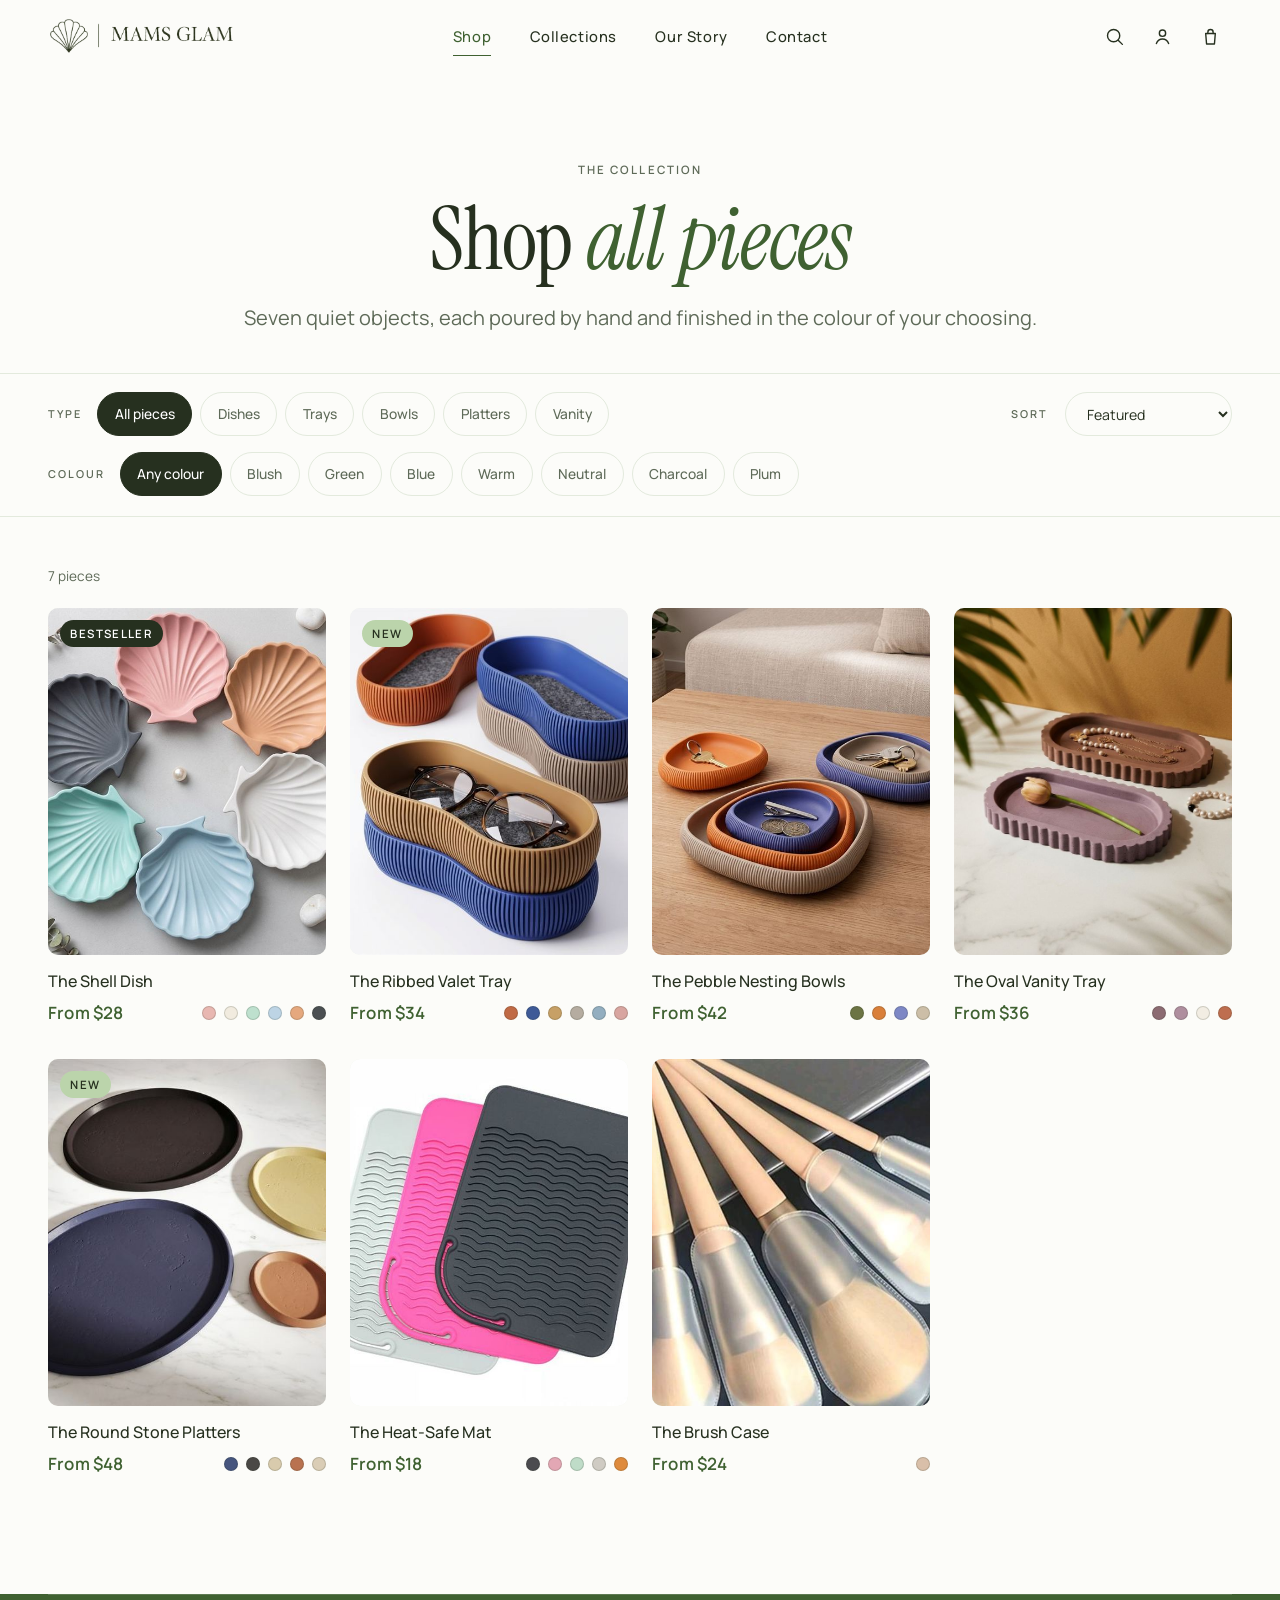
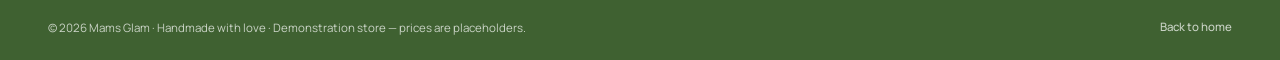
<file: shop.html>
<!doctype html>
<html lang="en">
<head>
  <meta charset="utf-8">
  <meta name="viewport" content="width=device-width, initial-scale=1">
  <title>Shop all pieces — Mams Glam</title>
  <meta name="description" content="Browse every hand-cast Mams Glam piece: shell dishes, ribbed valet trays, pebble bowls, oval vanity trays, stone platters and vanity companions.">
  <meta property="og:type" content="website">
  <meta property="og:title" content="Shop all pieces — Mams Glam">
  <meta property="og:description" content="Hand-cast trays and dishes in calm, chalky colours.">
  <meta property="og:image" content="images/og-image.jpg">
  <meta name="theme-color" content="#FCFCF9">
  <link rel="icon" type="image/png" sizes="32x32" href="logos/web/favicon-32.png">
  <link rel="apple-touch-icon" sizes="180x180" href="logos/web/favicon-180.png">
  <link rel="preconnect" href="https://fonts.googleapis.com">
  <link rel="preconnect" href="https://fonts.gstatic.com" crossorigin>
  <link href="https://fonts.googleapis.com/css2?family=Instrument+Serif:ital@0;1&family=Manrope:wght@300;400;500;600&display=swap" rel="stylesheet">
  <link rel="stylesheet" href="css/style.css">
</head>
<body data-page="shop">

  <a class="skip-link" href="#main">Skip to content</a>

  <svg width="0" height="0" style="position:absolute" aria-hidden="true">
    <defs>
      <symbol id="shell" viewBox="0 0 100 100">
        <path fill="none" stroke="currentColor" stroke-width="4" stroke-linecap="round" d="M 50 86 Q 16.1 51 8.45 41.87 A 10.52 10.52 0 0 1 14.26 25.94 A 10.52 10.52 0 0 1 25.91 13.6 A 10.52 10.52 0 0 1 41.5 6.87 A 10.52 10.52 0 0 1 58.5 6.87 A 10.52 10.52 0 0 1 74.09 13.6 A 10.52 10.52 0 0 1 85.74 25.94 A 10.52 10.52 0 0 1 91.55 41.87 Q 83.9 51 50 86 Z M 50 86 L 14.26 25.94 M 50 86 L 25.91 13.6 M 50 86 L 41.5 6.87 M 50 86 L 58.5 6.87 M 50 86 L 74.09 13.6 M 50 86 L 85.74 25.94" />
      </symbol>
      <symbol id="i-search" viewBox="0 0 24 24">
        <circle cx="11" cy="11" r="7" fill="none" stroke="currentColor" stroke-width="1.6"/>
        <path d="M16.5 16.5 21 21" stroke="currentColor" stroke-width="1.6" stroke-linecap="round"/>
      </symbol>
      <symbol id="i-bag" viewBox="0 0 24 24">
        <path d="M6.5 8.5h11l-1 12h-9l-1-12z" fill="none" stroke="currentColor" stroke-width="1.6" stroke-linejoin="round"/>
        <path d="M9 8.5V7a3 3 0 0 1 6 0v1.5" fill="none" stroke="currentColor" stroke-width="1.6" stroke-linecap="round"/>
      </symbol>
      <symbol id="i-user" viewBox="0 0 24 24">
        <circle cx="12" cy="8.2" r="3.6" fill="none" stroke="currentColor" stroke-width="1.6"/>
        <path d="M5 20c1.4-3.6 4-5.2 7-5.2s5.6 1.6 7 5.2" fill="none" stroke="currentColor" stroke-width="1.6" stroke-linecap="round"/>
      </symbol>
      <symbol id="i-menu" viewBox="0 0 24 24">
        <path d="M4 9h16M4 15h16" stroke="currentColor" stroke-width="1.6" stroke-linecap="round"/>
      </symbol>
      <symbol id="i-close" viewBox="0 0 24 24">
        <path d="M6 6l12 12M18 6 6 18" stroke="currentColor" stroke-width="1.6" stroke-linecap="round"/>
      </symbol>
    </defs>
  </svg>

  <header class="site-header">
    <div class="container site-header__inner">
      <button class="icon-btn menu-btn" id="menu-btn" aria-expanded="false" aria-controls="mobile-menu" aria-label="Open menu">
        <svg aria-hidden="true"><use href="#i-menu"/></svg>
      </button>
      <a class="brand" href="index.html" aria-label="Mams Glam — home">
        <img src="logos/web/logo-horizontal.png" alt="Mams Glam" width="1116" height="225">
      </a>
      <nav class="site-nav" aria-label="Primary">
        <ul>
          <li><a class="nav__link" href="shop.html" aria-current="page">Shop</a></li>
          <li><a class="nav__link" href="shop.html">Collections</a></li>
          <li><a class="nav__link" href="about.html">Our Story</a></li>
          <li><a class="nav__link" href="contact.html">Contact</a></li>
        </ul>
      </nav>
      <div class="header-actions">
        <button class="icon-btn" id="search-btn" aria-label="Search the shop"><svg aria-hidden="true"><use href="#i-search"/></svg></button>
        <button class="icon-btn" data-soon="Accounts are coming soon — for now, orders are confirmed by email." aria-label="Account"><svg aria-hidden="true"><use href="#i-user"/></svg></button>
        <button class="icon-btn" id="bag-btn" aria-label="Open bag">
          <svg aria-hidden="true"><use href="#i-bag"/></svg>
          <span class="cart-count" hidden>0</span>
        </button>
      </div>
    </div>
  </header>

  <div class="overlay-panel mobile-menu" id="mobile-menu" role="dialog" aria-modal="true" aria-label="Menu" aria-hidden="true">
    <button class="icon-btn overlay-panel__close" data-close aria-label="Close menu"><svg aria-hidden="true"><use href="#i-close"/></svg></button>
    <ul>
      <li><a href="shop.html">Shop</a></li>
      <li><a href="shop.html">Collections</a></li>
      <li><a href="about.html">Our Story</a></li>
      <li><a href="contact.html">Contact</a></li>
      <li><a href="cart.html">Bag</a></li>
    </ul>
    <p class="mobile-menu__meta">Mams Glam · Handmade with love</p>
  </div>

  <div class="overlay-panel search-panel" id="search-panel" role="dialog" aria-modal="true" aria-label="Search" aria-hidden="true">
    <button class="icon-btn overlay-panel__close" data-close aria-label="Close search"><svg aria-hidden="true"><use href="#i-close"/></svg></button>
    <div class="search-panel__inner">
      <div class="search-field">
        <svg aria-hidden="true"><use href="#i-search"/></svg>
        <label class="visually-hidden" for="search-input">Search the shop</label>
        <input id="search-input" type="search" placeholder="Search the shop…" autocomplete="off">
      </div>
      <div class="search-results" id="search-results" aria-live="polite"></div>
    </div>
  </div>

  <main id="main">
    <div class="container page-head">
      <p class="eyebrow">The collection</p>
      <h1>Shop <em>all pieces</em></h1>
      <p class="lede">Seven quiet objects, each poured by hand and finished in the colour of your choosing.</p>
    </div>

    <div class="toolbar container" id="shop-filters">
      <div class="toolbar__set toolbar__set--type">
        <span class="toolbar__label">Type</span>
      <div class="chip-row" role="group" aria-label="Filter by type">
        <button class="chip" data-kind="type" data-val="All" aria-pressed="true">All pieces</button>
        <button class="chip" data-kind="type" data-val="Dishes" aria-pressed="false">Dishes</button>
        <button class="chip" data-kind="type" data-val="Trays" aria-pressed="false">Trays</button>
        <button class="chip" data-kind="type" data-val="Bowls" aria-pressed="false">Bowls</button>
        <button class="chip" data-kind="type" data-val="Platters" aria-pressed="false">Platters</button>
        <button class="chip" data-kind="type" data-val="Vanity" aria-pressed="false">Vanity</button>
      </div>
      </div>
      <div class="toolbar__set toolbar__set--colour">
        <span class="toolbar__label">Colour</span>
      <div class="chip-row" role="group" aria-label="Filter by colour">
        <button class="chip" data-kind="colour" data-val="All" aria-pressed="true">Any colour</button>
        <button class="chip" data-kind="colour" data-val="Blush" aria-pressed="false">Blush</button>
        <button class="chip" data-kind="colour" data-val="Green" aria-pressed="false">Green</button>
        <button class="chip" data-kind="colour" data-val="Blue" aria-pressed="false">Blue</button>
        <button class="chip" data-kind="colour" data-val="Warm" aria-pressed="false">Warm</button>
        <button class="chip" data-kind="colour" data-val="Neutral" aria-pressed="false">Neutral</button>
        <button class="chip" data-kind="colour" data-val="Charcoal" aria-pressed="false">Charcoal</button>
        <button class="chip" data-kind="colour" data-val="Plum" aria-pressed="false">Plum</button>
      </div>
      </div>
      <div class="toolbar__sort">
        <label class="toolbar__label" for="shop-sort">Sort</label>
        <select id="shop-sort">
        <option value="featured">Featured</option>
        <option value="price-asc">Price · low to high</option>
        <option value="price-desc">Price · high to low</option>
        <option value="newest">Newest</option>
      </select>
      </div>
    </div>

    <section class="section section--flush-top" aria-label="Products">
      <div class="container">
        <p class="shop-count" id="shop-count" aria-live="polite"></p>
        <div class="card-grid" id="shop-grid">
          <noscript><p class="no-results">Please enable JavaScript to browse the collection.</p></noscript>
        </div>
      </div>
    </section>
  </main>

  <footer class="site-footer site-footer--slim">
    <div class="container">
      <div class="footer__bar footer__bar--solo">
        <p>© <span data-year>2026</span> Mams Glam · Handmade with love · Demonstration store — prices are placeholders.</p>
        <a class="link-slide link-slide--light" href="index.html">Back to home</a>
      </div>
    </div>
  </footer>

  <div class="drawer-overlay" id="drawer-overlay"></div>
  <aside class="drawer" id="cart-drawer" role="dialog" aria-modal="true" aria-label="Shopping bag" aria-hidden="true">
    <div class="drawer__head">
      <h2>Your bag</h2>
      <button class="icon-btn" data-close aria-label="Close bag"><svg aria-hidden="true"><use href="#i-close"/></svg></button>
    </div>
    <div class="drawer__body" id="drawer-body"></div>
    <div class="drawer__foot" id="drawer-foot"></div>
  </aside>

  <p class="toast" id="toast" role="status" aria-live="polite"></p>

  <script src="js/products.js" defer></script>
  <script src="js/main.js" defer></script>
</body>
</html>
</file>
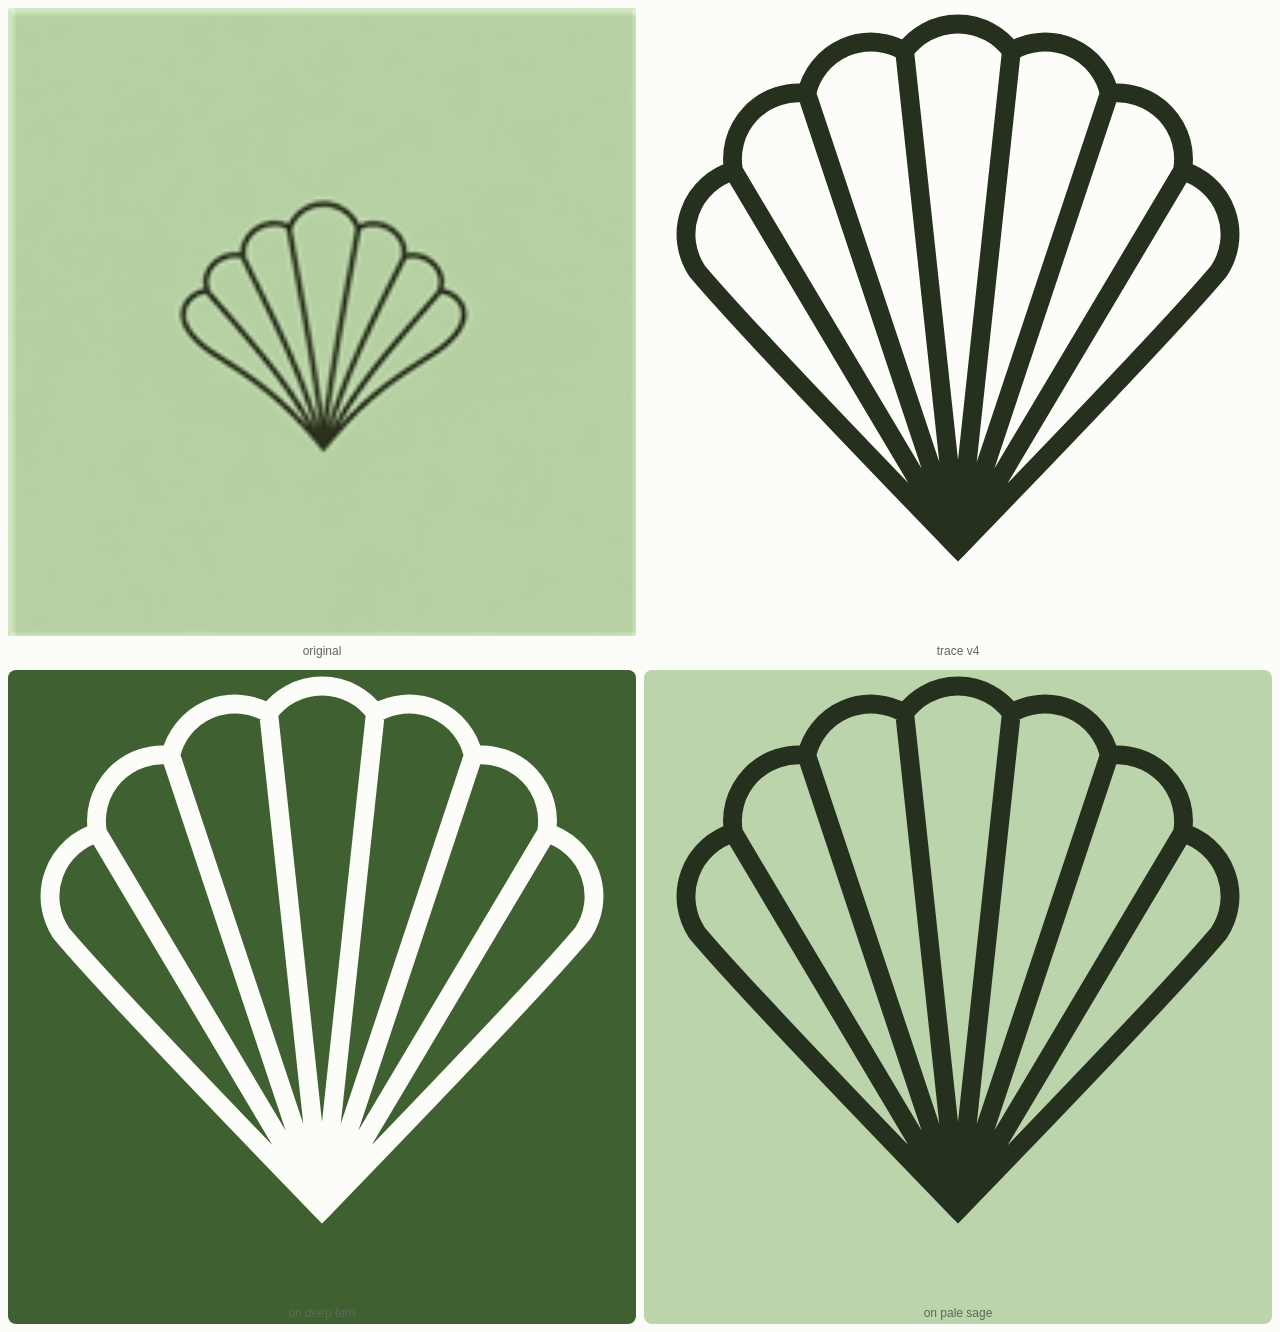
<file: logos/web/shell-mark-test.html>
<!doctype html>
<html lang="en">
<head>
<meta charset="utf-8">
<title>Shell mark trace test v4</title>
<style>
  body { margin: 0; background: #FCFCF9; display: grid; grid-template-columns: 1fr 1fr; gap: 8px; padding: 8px; font-family: sans-serif; }
  figure { margin: 0; text-align: center; }
  img, svg { width: 100%; height: auto; }
  figcaption { font-size: 12px; color: #5E6A58; padding: 4px; }
  .on-dark { background: #3F6131; border-radius: 8px; }
  .on-sage { background: #BBD4AB; border-radius: 8px; }
</style>
</head>
<body>
  <svg width="0" height="0" style="position:absolute" aria-hidden="true">
    <defs><path id="shell-path" fill="none" stroke-linecap="round" d="M 50 86 Q 16.1 51 8.45 41.87 A 10.52 10.52 0 0 1 14.26 25.94 A 10.52 10.52 0 0 1 25.91 13.6 A 10.52 10.52 0 0 1 41.5 6.87 A 10.52 10.52 0 0 1 58.5 6.87 A 10.52 10.52 0 0 1 74.09 13.6 A 10.52 10.52 0 0 1 85.74 25.94 A 10.52 10.52 0 0 1 91.55 41.87 Q 83.9 51 50 86 Z M 50 86 L 14.26 25.94 M 50 86 L 25.91 13.6 M 50 86 L 41.5 6.87 M 50 86 L 58.5 6.87 M 50 86 L 74.09 13.6 M 50 86 L 85.74 25.94" /></defs>
  </svg>

  <figure>
    <img src="favicon-180.png" alt="original emblem">
    <figcaption>original</figcaption>
  </figure>
  <figure>
    <svg viewBox="0 0 100 100"><use href="#shell-path" stroke="#26301F" stroke-width="3" /></svg>
    <figcaption>trace v4</figcaption>
  </figure>
  <figure class="on-dark">
    <svg viewBox="0 0 100 100"><use href="#shell-path" stroke="#FCFCF9" stroke-width="3" /></svg>
    <figcaption>on deep fern</figcaption>
  </figure>
  <figure class="on-sage">
    <svg viewBox="0 0 100 100"><use href="#shell-path" stroke="#26301F" stroke-width="3" /></svg>
    <figcaption>on pale sage</figcaption>
  </figure>
</body>
</html>
</file>
<file: css/style.css>
/* ==========================================================================
   MAMS GLAM — Handmade with love
   Design system + all section/page styles
   --------------------------------------------------------------------------
   Contents
   01. Design tokens
   02. Reset & base
   03. Typography
   04. Layout primitives
   05. Buttons, links, badges, swatches
   06. Header & navigation
   07. Announcement bar
   08. Hero
   09. Trust strip
   10. Product tiles ("Shop by product")
   11. Product cards & bestsellers grid
   12. Maker's story
   13. Made by hand (process)
   14. Styled in your home (mosaic)
   15. Testimonials
   16. Newsletter band
   17. Footer
   18. Cart drawer
   19. Overlays: splash, search, menu
   20. Shop page (filters, sort, grid)
   21. Product page (gallery, info, accordions)
   22. Cart page & confirmation
   23. About page
   24. Contact page & forms
   25. 404 page
   26. Utilities, reveal animations, focus
   ========================================================================== */

/* 01. Design tokens
   ========================================================================== */
:root {
  /* Brand palette — exact values from the brand board */
  --mist-white: #FCFCF9;
  --dew: #F1F6EC;
  --pale-sage: #BBD4AB;
  --fresh-sage: #8FB775;
  --signature-sage: #84B067;
  --deep-fern: #3F6131;
  --moss-ink: #26301F;
  --lichen: #5E6A58;
  --fog: #E3EADD;

  /* Semantic aliases */
  --bg: var(--mist-white);
  --bg-alt: var(--dew);
  --ink: var(--moss-ink);
  --ink-soft: var(--lichen);
  --line: var(--fog);
  --accent: var(--deep-fern);
  --error: #A14D3A; /* the single semantic colour outside the brand set — muted clay, AA on mist */

  /* Type */
  --font-display: "Instrument Serif", "Times New Roman", serif;
  --font-body: "Manrope", "Segoe UI", system-ui, sans-serif;

  --text-xs: 0.72rem;
  --text-sm: 0.875rem;
  --text-base: clamp(1rem, 0.95rem + 0.25vw, 1.125rem);
  --text-lede: clamp(1.0625rem, 1rem + 0.4vw, 1.25rem);
  --text-h3: clamp(1.25rem, 1.1rem + 0.6vw, 1.5rem);
  --text-h2: clamp(2.25rem, 1.8rem + 2.2vw, 3.5rem);
  --text-h1: clamp(3rem, 2.2rem + 4vw, 6rem);

  /* Rhythm & shape */
  --space-section: clamp(4rem, 4rem + 4vw, 8rem);
  --container: 82.5rem; /* 1320px */
  --gutter: clamp(1.25rem, 4vw, 3rem);
  --r-img: 10px;
  --r-card: 12px;
  --r-btn: 999px;
  --shadow-soft: 0 24px 80px rgba(38, 48, 31, 0.12);

  /* Motion */
  --ease: cubic-bezier(0.22, 0.61, 0.21, 1);
  --dur: 350ms;
  --dur-slow: 650ms;

  /* Header height (set by JS-free CSS; logo drives it) */
  --header-h: 4.5rem;
}

/* 02. Reset & base
   ========================================================================== */
*,
*::before,
*::after { box-sizing: border-box; }

* { margin: 0; }

html {
  -webkit-text-size-adjust: 100%;
  scroll-behavior: smooth;
}

body {
  background: var(--bg);
  color: var(--ink);
  font-family: var(--font-body);
  font-size: var(--text-base);
  font-weight: 400;
  line-height: 1.65;
  -webkit-font-smoothing: antialiased;
  text-rendering: optimizeLegibility;
}

img, svg, video { display: block; max-width: 100%; }
img { height: auto; }

button, input, select, textarea { font: inherit; color: inherit; }
button { cursor: pointer; background: none; border: 0; padding: 0; }

ul[role="list"], ol[role="list"] { list-style: none; padding: 0; }

strong { font-weight: 600; }

body.no-scroll { overflow: hidden; }

[hidden] { display: none !important; }

::selection { background: var(--pale-sage); color: var(--moss-ink); }

/* 03. Typography
   ========================================================================== */
h1, h2, h3, .display {
  font-family: var(--font-display);
  font-weight: 400;
  line-height: 1.08;
  letter-spacing: -0.01em;
  text-wrap: balance;
}

h1, .display-xl { font-size: var(--text-h1); letter-spacing: -0.015em; }
h2, .display-lg { font-size: var(--text-h2); }
h3 { font-size: var(--text-h3); line-height: 1.2; }

h1 em, h2 em, .display em, .quote em {
  font-style: italic;
  color: var(--deep-fern);
}

.lede {
  font-size: var(--text-lede);
  color: var(--ink-soft);
  line-height: 1.7;
}

.eyebrow {
  display: inline-block;
  font-size: var(--text-xs);
  font-weight: 600;
  letter-spacing: 0.18em;
  text-transform: uppercase;
  color: var(--ink-soft);
}

.prose { max-width: 65ch; }
.prose p + p { margin-top: 1.1em; }

.measure { max-width: 42rem; }

/* 04. Layout primitives
   ========================================================================== */
.container {
  width: 100%;
  max-width: var(--container);
  margin-inline: auto;
  padding-inline: var(--gutter);
}

.section { padding-block: var(--space-section); }
.section--alt { background: var(--bg-alt); }
.section--flush-top { padding-top: 0; }
.section--flush-bottom { padding-bottom: 0; }

.section-head {
  display: grid;
  gap: 1rem;
  margin-bottom: clamp(2.5rem, 5vw, 4rem);
}
.section-head--center { text-align: center; justify-items: center; }
.section-head--split {
  grid-template-columns: 1fr;
  align-items: end;
}
@media (min-width: 900px) {
  .section-head--split { grid-template-columns: 1.2fr 1fr; }
}

.shell-tick {
  width: 26px;
  height: auto;
  color: var(--signature-sage);
}

/* 05. Buttons, links, badges, swatches
   ========================================================================== */
.btn {
  display: inline-flex;
  align-items: center;
  justify-content: center;
  gap: 0.5em;
  min-height: 48px;
  padding: 0.8em 2.1em;
  border-radius: var(--r-btn);
  font-weight: 500;
  font-size: 0.95rem;
  letter-spacing: 0.02em;
  text-decoration: none;
  transition: background-color var(--dur) var(--ease),
              color var(--dur) var(--ease),
              border-color var(--dur) var(--ease),
              transform var(--dur) var(--ease);
}
.btn:active { transform: scale(0.98); }

.btn--primary { background: var(--deep-fern); color: #fff; }
.btn--primary:hover { background: var(--moss-ink); }

.btn--ghost {
  border: 1px solid var(--line);
  color: var(--ink);
  background: transparent;
}
.btn--ghost:hover { border-color: var(--deep-fern); color: var(--deep-fern); }

.btn--sage { background: var(--signature-sage); color: var(--moss-ink); }
.btn--sage:hover { background: var(--fresh-sage); }

.btn--light { border: 1px solid rgba(255, 255, 255, 0.45); color: #fff; }
.btn--light:hover { border-color: #fff; }

.btn--block { width: 100%; }

/* Underline-slide link */
.link-slide {
  position: relative;
  display: inline-block;
  color: var(--deep-fern);
  font-weight: 500;
  text-decoration: none;
  padding-bottom: 2px;
}
.link-slide::after {
  content: "";
  position: absolute;
  left: 0; bottom: 0;
  width: 100%; height: 1px;
  background: currentColor;
  transform: scaleX(0);
  transform-origin: right;
  transition: transform var(--dur-slow) var(--ease);
}
.link-slide:hover::after,
.link-slide:focus-visible::after { transform: scaleX(1); transform-origin: left; }

.link-slide--light { color: #fff; }

/* Badges */
.badge {
  display: inline-block;
  padding: 0.35em 0.9em;
  border-radius: var(--r-btn);
  font-size: var(--text-xs);
  font-weight: 600;
  letter-spacing: 0.12em;
  text-transform: uppercase;
}
.badge--new { background: var(--pale-sage); color: var(--moss-ink); }
.badge--best { background: var(--moss-ink); color: #fff; }
.badge--sale { background: var(--signature-sage); color: var(--moss-ink); }

/* Colour swatch dots */
.swatches { display: flex; flex-wrap: wrap; gap: 0.5rem; }
.swatch {
  width: 22px; height: 22px;
  border-radius: 50%;
  border: 1px solid rgba(38, 48, 31, 0.18);
  padding: 0;
  position: relative;
  transition: transform var(--dur) var(--ease);
}
.swatch:hover { transform: scale(1.12); }
.swatch[aria-pressed="true"]::after {
  content: "";
  position: absolute;
  inset: -4px;
  border: 1.5px solid var(--deep-fern);
  border-radius: 50%;
}
.swatch--dot-sm { width: 14px; height: 14px; cursor: default; }
.swatch--dot-sm[aria-pressed]::after { content: none; }

/* 06. Header & navigation
   ========================================================================== */
.site-header {
  position: sticky;
  top: 0;
  z-index: 60;
  background: var(--bg);
  transition: background-color var(--dur) var(--ease),
              box-shadow var(--dur) var(--ease);
}
.site-header.is-scrolled {
  background: rgba(252, 252, 249, 0.82);
  -webkit-backdrop-filter: blur(14px) saturate(1.15);
  backdrop-filter: blur(14px) saturate(1.15);
  box-shadow: 0 1px 0 var(--line);
}

.site-header__inner {
  display: grid;
  grid-template-columns: 1fr auto 1fr;
  align-items: center;
  gap: 1rem;
  min-height: var(--header-h);
}

/* Mobile: menu left · logo centred · actions right */
@media (max-width: 959.98px) {
  .site-header__inner {
    display: flex;
    flex-wrap: nowrap;
    align-items: center;
    min-height: 3.75rem;
    padding-left: max(0.5rem, env(safe-area-inset-left));
    padding-right: max(0.5rem, env(safe-area-inset-right));
  }
  .menu-btn { margin-left: -6px; flex: none; }
  .brand { flex: 1 1 auto; min-width: 0; justify-content: center; margin-inline: 0; }
  .brand img { height: auto; max-height: 28px; max-width: 100%; }
  .header-actions { flex: none; gap: 0; }
}
@media (max-width: 479.98px) {
  /* on small phones the account action lives in the menu — keeps the bar airy */
  .header-actions [data-soon] { display: none !important; }
}
@media (max-width: 560px) {
  /* actions pinned right · brand centres between reserved side lanes */
  .site-header__inner {
    position: relative;
    padding-left: 3.5rem;
    padding-right: 8.75rem;
  }
  .header-actions {
    position: absolute;
    right: 0.5rem;
    top: 50%;
    translate: 0 -50%;
  }
  .brand img { max-width: 100%; }
}
@media (max-width: 479.98px) {
  .site-header__inner { padding-right: 6.25rem; }
}

.brand { display: inline-flex; align-items: center; justify-self: start; }
.brand img { height: 38px; width: auto; }
.brand--reversed img { height: 44px; }

.site-nav { display: none; }
@media (min-width: 960px) {
  .site-nav { display: block; justify-self: center; }
  .site-nav ul { display: flex; gap: clamp(1.5rem, 3vw, 2.75rem); list-style: none; margin: 0; padding: 0; }
  .nav__link {
    position: relative;
    display: inline-block;
    padding: 0.5rem 0;
    font-size: 0.92rem;
    font-weight: 500;
    letter-spacing: 0.04em;
    color: var(--ink);
    text-decoration: none;
  }
  .nav__link::after {
    content: "";
    position: absolute;
    left: 0; bottom: 0;
    width: 100%; height: 1px;
    background: var(--deep-fern);
    transform: scaleX(0);
    transform-origin: right;
    transition: transform var(--dur-slow) var(--ease);
  }
  .nav__link:hover::after,
  .nav__link[aria-current="page"]::after { transform: scaleX(1); transform-origin: left; }
  .nav__link[aria-current="page"] { color: var(--deep-fern); }
}

.header-actions {
  display: flex;
  align-items: center;
  gap: 0.25rem;
  justify-self: end;
}
.icon-btn {
  position: relative;
  display: inline-flex;
  align-items: center;
  justify-content: center;
  width: 44px; height: 44px;
  border-radius: 50%;
  color: var(--ink);
  transition: color var(--dur) var(--ease), background-color var(--dur) var(--ease);
}
.icon-btn:hover { color: var(--deep-fern); background: var(--dew); }
.icon-btn svg { width: 21px; height: 21px; }

.cart-count {
  position: absolute;
  top: 4px; right: 2px;
  min-width: 17px; height: 17px;
  padding: 0 4px;
  border-radius: var(--r-btn);
  background: var(--deep-fern);
  color: #fff;
  font-size: 0.66rem;
  font-weight: 600;
  line-height: 17px;
  text-align: center;
}
.cart-count[hidden] { display: none; }

.menu-btn { display: inline-flex; }
@media (min-width: 960px) { .menu-btn { display: none; } }

/* 07. Announcement bar
   ========================================================================== */
.announcement {
  background: var(--deep-fern);
  color: #fff;
  overflow: hidden;
  display: flex;
  justify-content: center;
  padding: 0.55rem 0;
  font-size: var(--text-xs);
  font-weight: 500;
  letter-spacing: 0.14em;
  text-transform: uppercase;
}
.announcement__track { display: flex; width: max-content; }
.announcement__group { display: inline-flex; align-items: center; white-space: nowrap; }
.announcement__group > span { padding-inline: 0.9em; }
.announcement .dot { opacity: 0.55; }
.announcement__group[aria-hidden="true"] { display: none; }
@media (min-width: 720px) {
  .announcement__group:first-child .dot:last-of-type { display: none; }
}
@media (max-width: 719px) {
  .announcement { justify-content: flex-start; }
  .announcement__group[aria-hidden="true"] { display: inline-flex; }
  .announcement__track { animation: announcement-scroll 16s linear infinite; }
}
@keyframes announcement-scroll { to { transform: translateX(-50%); } }
@media (prefers-reduced-motion: reduce) {
  .announcement__track { animation: none; }
  .announcement { justify-content: center; }
}

/* 08. Hero
   ========================================================================== */
.hero { overflow: clip; }
.hero__grid {
  display: grid;
  grid-template-columns: 1fr;
  min-height: min(88vh, 780px);
}
.hero__media { position: relative; min-height: 68vw; background: #F1F6EC; }
.hero__media img {
  position: absolute; inset: 0;
  width: 100%; height: 100%;
  object-fit: contain;
  padding: clamp(2rem, 4vw, 3.5rem);
}
@media (max-width: 719px) {
  /* mobile: the full collection stays completely in view — contain never crops */
  .hero__media { min-height: min(128vw, 540px); }
  .hero__media img { padding: 1.25rem 1rem 3.25rem; }
}
.hero__caption {
  position: absolute;
  left: var(--gutter); bottom: 1.25rem;
  background: rgba(252, 252, 249, 0.88);
  -webkit-backdrop-filter: blur(8px);
  backdrop-filter: blur(8px);
  border-radius: var(--r-btn);
  padding: 0.45rem 1.1rem;
  font-size: var(--text-sm);
  color: var(--ink-soft);
}
.hero__caption strong { color: var(--ink); font-weight: 600; }

.hero__body {
  align-self: center;
  padding: clamp(3rem, 7vw, 6rem) var(--gutter);
  display: grid;
  gap: 1.6rem;
  justify-items: start;
  max-width: 40rem;
}
.hero__title { font-size: var(--text-h1); }
.hero__actions { display: flex; flex-wrap: wrap; gap: 0.85rem; margin-top: 0.5rem; }

@media (min-width: 900px) {
  .hero__grid { grid-template-columns: minmax(0, 1fr) minmax(0, 46vw); }
  .hero__media { min-height: 0; order: 2; }
  .hero__body { order: 1; padding-left: max(var(--gutter), calc((100vw - var(--container)) / 2 + var(--gutter))); }
}

/* 09. Trust strip
   ========================================================================== */
/* 09b. Marquee band
   ========================================================================== */
.marquee {
  background: var(--deep-fern);
  color: #FCFCF9;
  overflow: hidden;
  padding-block: 1.2rem;
  border-block: 1px solid rgba(252, 252, 249, 0.16);
}
.marquee__inner {
  display: flex;
  width: max-content;
  animation: marquee-scroll 46s linear infinite;
}
.marquee:hover .marquee__inner { animation-play-state: paused; }
.marquee__group {
  display: flex;
  align-items: center;
  gap: 3rem;
  padding-right: 3rem;
}
.marquee__item {
  font-family: "Instrument Serif", Georgia, serif;
  font-style: italic;
  font-size: clamp(1.15rem, 1.9vw, 1.55rem);
  letter-spacing: 0.03em;
  white-space: nowrap;
}
.marquee__shell { width: 17px; height: 17px; color: #84B067; flex: none; }
@keyframes marquee-scroll { to { transform: translateX(-50%); } }
@media (prefers-reduced-motion: reduce) { .marquee__inner { animation: none; } }

.trust { border-block: 1px solid var(--line); }
.trust__grid {
  display: grid;
  grid-template-columns: repeat(2, 1fr);
  gap: 2.25rem 2rem;
  padding-block: clamp(3rem, 6vw, 4.5rem);
}
@media (min-width: 900px) {
  .trust__grid { grid-template-columns: repeat(4, 1fr); gap: 0; }
  .trust__item { padding-inline: 2rem; border-left: 1px solid var(--line); }
  .trust__item:first-child { padding-left: 0; border-left: 0; }
  .trust__item:last-child { padding-right: 0; }
}
.trust__item { display: grid; gap: 0.85rem; justify-items: start; align-content: start; }
.trust__icon {
  display: grid;
  place-items: center;
  width: 52px;
  height: 52px;
  border: 1px solid var(--line);
  border-radius: 50%;
  color: var(--deep-fern);
  background: var(--bg);
  transition: background-color 300ms ease, border-color 300ms ease;
}
.trust__item:hover .trust__icon { background: var(--dew); border-color: var(--sage-soft, var(--fresh-sage)); }
.trust__icon svg { width: 22px; height: 22px; }
.trust__item h3 { font-family: var(--font-display); font-size: 1.3rem; font-weight: 400; letter-spacing: 0.01em; }
.trust__item p { font-size: var(--text-sm); color: var(--ink-soft); line-height: 1.65; }

/* 10. Product tiles
   ========================================================================== */
.tiles {
  display: grid;
  grid-template-columns: repeat(2, 1fr);
  gap: clamp(0.75rem, 2vw, 1.5rem);
}
.tile {
  position: relative;
  display: block;
  border-radius: var(--r-img);
  overflow: hidden;
  text-decoration: none;
  color: inherit;
  background: var(--bg-alt);
}
.tile--feature { grid-column: span 2; aspect-ratio: 16 / 11; }
.tile { aspect-ratio: 4 / 5; }
.tile img {
  width: 100%; height: 100%;
  object-fit: cover;
  transition: transform var(--dur-slow) var(--ease);
}
.tile:hover img, .tile:focus-visible img { transform: scale(1.04); }
.tile__label {
  position: absolute;
  left: 0.75rem; right: 0.75rem; bottom: 0.75rem;
  display: flex;
  align-items: center;
  justify-content: space-between;
  gap: 1rem;
  padding: 0.5rem 0.6rem 0.5rem 1.15rem;
  background: rgba(252, 252, 249, 0.92);
  -webkit-backdrop-filter: blur(8px);
  backdrop-filter: blur(8px);
  border-radius: var(--r-btn);
  color: var(--ink);
}
.tile__label h3 {
  font-size: clamp(0.98rem, 1.35vw, 1.18rem);
  font-weight: 400;
  white-space: nowrap;
  overflow: hidden;
  text-overflow: ellipsis;
  min-width: 0;
}
.tile__price {
  font-size: 0.86rem;
  font-weight: 600;
  letter-spacing: 0.01em;
  color: var(--deep-fern);
  white-space: nowrap;
  flex: none;
}
@media (max-width: 560px) {
  .tile__label {
    flex-direction: column;
    align-items: flex-start;
    gap: 0.3rem;
    padding: 0.8rem 1rem 0.85rem;
  }
  .tile__label h3 {
    white-space: normal;
    overflow: visible;
    text-overflow: clip;
    line-height: 1.3;
    font-size: 1.02rem;
  }
  .tile__price {
    font-size: 0.84rem;
    padding-top: 0.05rem;
  }
}
.tile--promo {
  grid-column: span 2;
  aspect-ratio: 16 / 10;
  background: var(--bg-alt);
  display: grid;
  place-content: center;
  text-align: center;
  padding: 2rem;
  gap: 0.9rem;
}
.tile--promo svg { width: 30px; color: var(--signature-sage); margin-inline: auto; }
.tile--promo h3 { font-size: clamp(1.4rem, 2.6vw, 1.9rem); }

@media (min-width: 760px) {
  .tiles { grid-template-columns: repeat(3, 1fr); }
  .tile--feature { grid-column: span 2; grid-row: span 2; aspect-ratio: auto; }
  .tile--promo { grid-column: span 1; aspect-ratio: auto; }
}
@media (min-width: 1024px) {
  .tiles { grid-template-columns: repeat(4, 1fr); }
}

/* 11. Product cards & bestsellers grid
   ========================================================================== */
.card-grid {
  display: grid;
  grid-template-columns: repeat(2, 1fr);
  gap: clamp(1rem, 2.5vw, 2rem) clamp(0.75rem, 2vw, 1.5rem);
}
@media (min-width: 900px) { .card-grid { grid-template-columns: repeat(4, 1fr); } }

.p-card { position: relative; display: flex; flex-direction: column; gap: 0.8rem; }
.p-card__media {
  position: relative;
  aspect-ratio: 4 / 5;
  border-radius: var(--r-img);
  overflow: hidden;
  background: var(--bg-alt);
  display: block;
}
.p-card__media img {
  position: absolute; inset: 0;
  width: 100%; height: 100%;
  object-fit: cover;
  transition: transform var(--dur-slow) var(--ease), opacity var(--dur-slow) var(--ease);
}
.p-card__media img.is-hover { opacity: 0; }
.p-card:hover .p-card__media img.is-hover { opacity: 1; }
.p-card:hover .p-card__media img.is-main { transform: scale(1.04); }
.p-card:hover .p-card__media img.is-hover { transform: scale(1.04); }

.p-card__badge { position: absolute; top: 0.75rem; left: 0.75rem; z-index: 2; }

.quick-add {
  position: absolute;
  left: 0.75rem; right: 0.75rem; bottom: 0.75rem;
  z-index: 2;
  min-height: 44px;
  border-radius: var(--r-btn);
  background: rgba(252, 252, 249, 0.92);
  -webkit-backdrop-filter: blur(8px);
  backdrop-filter: blur(8px);
  color: var(--ink);
  font-size: 0.88rem;
  font-weight: 600;
  letter-spacing: 0.03em;
  opacity: 0;
  transform: translateY(8px);
  transition: opacity var(--dur) var(--ease), transform var(--dur) var(--ease),
              background-color var(--dur) var(--ease), color var(--dur) var(--ease);
}
.p-card__media:hover .quick-add,
.p-card__media:focus-within .quick-add { opacity: 1; transform: translateY(0); }
.quick-add:hover { background: var(--deep-fern); color: #fff; }
.quick-add.is-added { background: var(--deep-fern); color: #fff; opacity: 1; transform: none; }
@media (hover: none) {
  .quick-add { opacity: 1; transform: none; }
}

.p-card__info { display: grid; gap: 0.3rem; }
.p-card__name {
  font-size: 1rem;
  font-weight: 500;
  color: var(--ink);
  text-decoration: none;
}
.p-card__name:hover { color: var(--deep-fern); }
.p-card__meta { display: flex; align-items: center; justify-content: space-between; gap: 1rem; }
.p-card__price { font-size: 1.06rem; font-weight: 600; letter-spacing: 0.01em; color: var(--deep-fern); }
.p-card__price s { color: var(--ink-soft); opacity: 0.65; margin-right: 0.4em; font-weight: 400; }

/* 12. Maker's story
   ========================================================================== */
.story__grid {
  display: grid;
  gap: clamp(2.5rem, 6vw, 5rem);
  align-items: center;
}
@media (min-width: 900px) { .story__grid { grid-template-columns: 1fr 1fr; } }
.story__media { position: relative; }
.story__media img {
  width: 100%;
  aspect-ratio: 4 / 4.6;
  object-fit: cover;
  border-radius: var(--r-img);
}
.story__quote {
  margin-top: 1.75rem;
  padding-left: 1.25rem;
  border-left: 1px solid var(--signature-sage);
  font-family: var(--font-display);
  font-style: italic;
  font-size: clamp(1.3rem, 2.2vw, 1.7rem);
  line-height: 1.35;
  color: var(--ink);
}
.story__body { display: grid; gap: 1.4rem; justify-items: start; }
.signature {
  font-family: var(--font-display);
  font-style: italic;
  font-size: 1.7rem;
  color: var(--deep-fern);
  line-height: 1;
}
.signature small {
  display: block;
  font-family: var(--font-body);
  font-style: normal;
  font-size: var(--text-xs);
  letter-spacing: 0.14em;
  text-transform: uppercase;
  color: var(--ink-soft);
  margin-top: 0.5rem;
}

/* 13. Made by hand (process)
   ========================================================================== */
.process { border-top: 1px solid var(--line); }
.process__grid {
  display: grid;
  grid-template-columns: repeat(2, 1fr);
  gap: 2.5rem 2rem;
  counter-reset: step;
}
@media (min-width: 900px) { .process__grid { grid-template-columns: repeat(4, 1fr); } }
.step { border-top: 1px solid var(--line); padding-top: 1.4rem; display: grid; gap: 0.6rem; align-content: start; }
.step__num {
  font-family: var(--font-display);
  font-style: italic;
  font-size: 2.6rem;
  line-height: 1;
  color: var(--fresh-sage);
}
.step h3 { font-size: 1.15rem; }
.step p { font-size: var(--text-sm); color: var(--ink-soft); }

/* 14. Styled in your home (mosaic)
   ========================================================================== */
.mosaic {
  display: grid;
  grid-template-columns: repeat(2, 1fr);
  gap: clamp(0.6rem, 1.6vw, 1.1rem);
}
.mosaic figure { margin: 0; overflow: hidden; border-radius: var(--r-img); background: var(--bg-alt); }
.mosaic img { width: 100%; height: 100%; object-fit: cover; transition: transform var(--dur-slow) var(--ease); }
.mosaic figure:hover img { transform: scale(1.03); }
.mosaic figcaption {
  position: absolute; left: 1rem; bottom: 1rem;
  font-size: var(--text-xs); letter-spacing: 0.14em; text-transform: uppercase;
  color: var(--ink-soft);
  background: rgba(252, 252, 249, 0.88);
  border-radius: var(--r-btn);
  padding: 0.35em 0.9em;
}
.mosaic figure { position: relative; }

.mosaic__a { grid-column: span 2; aspect-ratio: 16 / 10; }
.mosaic__b { aspect-ratio: 4 / 4.4; }
.mosaic__c { aspect-ratio: 4 / 4.4; }
.mosaic__d { aspect-ratio: 4 / 3.4; }
.mosaic__e { aspect-ratio: 4 / 3.4; }

@media (min-width: 900px) {
  .mosaic {
    grid-template-columns: repeat(6, 1fr);
    grid-auto-rows: 150px;
  }
  .mosaic__a { grid-column: 1 / 5; grid-row: span 2; aspect-ratio: auto; }
  .mosaic__b { grid-column: 5 / 7; grid-row: span 2; aspect-ratio: auto; }
  .mosaic__c { grid-column: 1 / 3; grid-row: span 2; aspect-ratio: auto; }
  .mosaic__d { grid-column: 3 / 5; grid-row: span 2; aspect-ratio: auto; }
  .mosaic__e { grid-column: 5 / 7; grid-row: span 2; aspect-ratio: auto; }
}

/* 15. Testimonials
   ========================================================================== */
.reviews__grid {
  display: grid;
  gap: 1.25rem;
  grid-template-columns: 1fr;
}
@media (min-width: 900px) { .reviews__grid { grid-template-columns: repeat(3, 1fr); } }
.review {
  background: var(--bg-alt);
  border-radius: var(--r-card);
  padding: clamp(1.75rem, 3vw, 2.5rem);
  display: grid;
  gap: 1.1rem;
  align-content: start;
}
.review__stars { display: flex; gap: 0.2rem; color: var(--fresh-sage); }
.review__stars svg { width: 15px; height: 15px; }
.review__text {
  font-family: var(--font-display);
  font-size: clamp(1.2rem, 1.8vw, 1.45rem);
  line-height: 1.4;
}
.review__by { font-size: var(--text-sm); color: var(--ink-soft); }
.reviews__note {
  margin-top: 2rem;
  text-align: center;
  font-size: var(--text-xs);
  letter-spacing: 0.1em;
  text-transform: uppercase;
  color: var(--ink-soft);
  opacity: 0.75;
}

/* 16. Newsletter band
   ========================================================================== */
.newsletter {
  position: relative;
  background: var(--pale-sage);
  overflow: clip;
}
.newsletter__mark {
  position: absolute;
  right: -4%; top: 50%;
  translate: 0 -50%;
  width: min(46vw, 480px);
  opacity: 0.06;
  color: var(--moss-ink);
  pointer-events: none;
}
.newsletter__inner {
  position: relative;
  display: grid;
  gap: 1.75rem;
  justify-items: center;
  text-align: center;
  padding-block: clamp(4rem, 8vw, 6.5rem);
  max-width: 40rem;
  margin-inline: auto;
}
.newsletter h2 { color: var(--moss-ink); }
.newsletter .lede { color: rgba(38, 48, 31, 0.78); }
.newsletter__form {
  display: flex;
  flex-wrap: wrap;
  gap: 0.6rem;
  width: 100%;
  max-width: 30rem;
}
.newsletter__form label { position: absolute; width: 1px; height: 1px; overflow: hidden; clip: rect(0 0 0 0); }
.newsletter__input {
  flex: 1 1 14rem;
  min-height: 50px;
  padding: 0.7em 1.4em;
  border-radius: var(--r-btn);
  border: 1px solid rgba(38, 48, 31, 0.25);
  background: rgba(252, 252, 249, 0.6);
  color: var(--moss-ink);
  transition: border-color var(--dur) var(--ease);
}
.newsletter__input:focus { outline: none; border-color: var(--deep-fern); }
.newsletter__input.is-invalid { border-color: var(--error); }
.newsletter__msg { font-size: var(--text-sm); min-height: 1.4em; color: rgba(38, 48, 31, 0.78); }
.newsletter__msg.is-error { color: var(--error); font-weight: 500; }
.newsletter__success { display: grid; gap: 0.4rem; justify-items: center; }

/* 17. Footer
   ========================================================================== */
.site-footer {
  background: var(--deep-fern);
  color: #fff;
  padding-top: clamp(3.5rem, 7vw, 5.5rem);
}
.site-footer--slim { padding-top: 0; }

.site-footer a { color: inherit; }
.footer__grid {
  display: grid;
  gap: 2.75rem;
  grid-template-columns: 1fr;
  padding-bottom: 3rem;
}
@media (min-width: 760px) { .footer__grid { grid-template-columns: 1.4fr 1fr 1fr 1fr; } }
.footer__brand { display: grid; gap: 1.25rem; align-content: start; justify-items: start; }
.footer__blurb { font-size: var(--text-sm); line-height: 1.7; color: rgba(255, 255, 255, 0.82); max-width: 26rem; }
.footer__social { display: flex; gap: 0.6rem; }
.footer__social .icon-btn {
  width: 40px;
  height: 40px;
  border: 1px solid rgba(252, 252, 249, 0.28);
  border-radius: 50%;
  color: #FCFCF9;
  transition: border-color 300ms ease, background-color 300ms ease, transform 300ms ease;
}
.footer__social .icon-btn:hover {
  background: rgba(252, 252, 249, 0.12);
  border-color: rgba(252, 252, 249, 0.65);
  transform: translateY(-1px);
}
.footer__social .icon-btn svg { width: 17px; height: 17px; }

.footer__col h3 {
  font-family: var(--font-body);
  font-size: var(--text-xs);
  font-weight: 600;
  letter-spacing: 0.18em;
  text-transform: uppercase;
  color: rgba(255, 255, 255, 0.65);
  margin-bottom: 1.1rem;
}
.footer__col ul { list-style: none; margin: 0; padding: 0; display: grid; gap: 0.65rem; }
.footer__col a {
  font-size: var(--text-sm);
  text-decoration: none;
  color: rgba(255, 255, 255, 0.88);
}
.footer__col a:hover { color: #fff; text-decoration: underline; text-underline-offset: 3px; }

.footer__bar {
  border-top: 1px solid rgba(255, 255, 255, 0.16);
  padding-block: 1.4rem;
  display: flex;
  flex-wrap: wrap;
  align-items: center;
  justify-content: space-between;
  gap: 1rem;
  font-size: var(--text-xs);
  color: rgba(255, 255, 255, 0.72);
}
.footer__payments { display: flex; gap: 0.45rem; flex-wrap: wrap; }
.footer__payments { display: flex; gap: 0.45rem; flex-wrap: wrap; align-items: center; }
.pay-badge {
  width: 38px;
  height: auto;
  display: block;
  border-radius: 3px;
  box-shadow: 0 1px 2px rgba(0, 0, 0, 0.22);
}

/* 18. Cart drawer
   ========================================================================== */
.drawer-overlay, .overlay {
  position: fixed; inset: 0;
  background: rgba(38, 48, 31, 0.35);
  opacity: 0;
  pointer-events: none;
  transition: opacity var(--dur) var(--ease);
  z-index: 80;
}
.drawer-overlay.is-open, .overlay.is-open { opacity: 1; pointer-events: auto; }

.drawer {
  position: fixed;
  top: 0; right: 0; bottom: 0;
  width: min(26.5rem, 94vw);
  background: var(--bg);
  z-index: 90;
  display: flex;
  flex-direction: column;
  transform: translateX(102%);
  transition: transform 450ms var(--ease);
  box-shadow: var(--shadow-soft);
  visibility: hidden;
}
.drawer.is-open { transform: translateX(0); visibility: visible; }

.drawer__head {
  display: flex;
  align-items: center;
  justify-content: space-between;
  padding: 1.1rem 1.4rem;
  border-bottom: 1px solid var(--line);
}
.drawer__head h2 { font-size: 1.45rem; }
.drawer__body { flex: 1; overflow-y: auto; padding: 1.4rem; }

.cart-empty { text-align: center; padding: 3.5rem 1rem; display: grid; gap: 1rem; justify-items: center; }
.cart-empty svg { width: 42px; color: var(--pale-sage); }

.cart-line {
  display: grid;
  grid-template-columns: 84px 1fr auto;
  gap: 1rem;
  padding-block: 1.1rem;
  border-bottom: 1px solid var(--line);
}
.cart-line:first-child { padding-top: 0; }
.cart-line__img {
  width: 84px; height: 105px;
  object-fit: cover;
  border-radius: 8px;
  background: var(--bg-alt);
}
.cart-line__info { display: grid; gap: 0.35rem; align-content: start; }
.cart-line__name { font-weight: 500; font-size: 0.95rem; text-decoration: none; color: var(--ink); }
.cart-line__name:hover { color: var(--deep-fern); }
.cart-line__variant { font-size: var(--text-xs); letter-spacing: 0.08em; text-transform: uppercase; color: var(--ink-soft); }

.qty {
  display: inline-flex;
  align-items: center;
  border: 1px solid var(--line);
  border-radius: var(--r-btn);
  height: 40px;
}
.qty button {
  width: 40px; height: 40px;
  display: inline-flex; align-items: center; justify-content: center;
  color: var(--ink-soft);
  font-size: 1.05rem;
  border-radius: 50%;
  transition: color var(--dur) var(--ease);
}
.qty button:hover { color: var(--deep-fern); }
.qty [data-qty-value] { min-width: 1.8em; text-align: center; font-size: 0.92rem; font-weight: 500; }

.cart-line__side { display: grid; gap: 0.6rem; justify-items: end; align-content: start; }
.cart-line__price { font-size: 0.92rem; font-weight: 500; }
.line-remove {
  font-size: var(--text-xs);
  letter-spacing: 0.06em;
  color: var(--ink-soft);
  text-decoration: underline;
  text-underline-offset: 3px;
  min-height: 24px;
}
.line-remove:hover { color: var(--error); }

.drawer__foot { border-top: 1px solid var(--line); padding: 1.4rem; display: grid; gap: 1rem; }
.drawer__subtotal { display: flex; justify-content: space-between; align-items: baseline; }
.drawer__subtotal strong { font-size: 1.15rem; font-weight: 600; }
.drawer__note { font-size: var(--text-xs); color: var(--ink-soft); text-align: center; }

/* Added-to-bag toast */
.toast {
  position: fixed;
  left: 50%; bottom: 1.5rem;
  translate: -50% 0;
  z-index: 95;
  background: var(--moss-ink);
  color: #fff;
  font-size: 0.9rem;
  padding: 0.8em 1.6em;
  border-radius: var(--r-btn);
  opacity: 0;
  pointer-events: none;
  transition: opacity var(--dur) var(--ease), translate var(--dur) var(--ease);
}
.toast.is-visible { opacity: 1; translate: -50% -6px; }

/* 19. Overlays: splash, search, mobile menu
   ========================================================================== */
.splash {
  position: fixed; inset: 0;
  z-index: 200;
  background: var(--bg);
  display: grid;
  place-items: center;
  animation: splash-out 500ms var(--ease) 1150ms forwards;
}
.splash img { width: min(300px, 62vw); height: auto; animation: splash-in 600ms var(--ease) both; }
.splash.is-done { display: none; }
@keyframes splash-in { from { opacity: 0; transform: scale(0.96); } to { opacity: 1; transform: none; } }
@keyframes splash-out { to { opacity: 0; visibility: hidden; } }

.overlay-panel {
  position: fixed; inset: 0;
  z-index: 100;
  background: rgba(252, 252, 249, 0.96);
  -webkit-backdrop-filter: blur(10px);
  backdrop-filter: blur(10px);
  opacity: 0;
  visibility: hidden;
  transition: opacity var(--dur) var(--ease), visibility 0s var(--dur);
  overflow-y: auto;
}
.overlay-panel.is-open { opacity: 1; visibility: visible; transition: opacity var(--dur) var(--ease); }
.overlay-panel__close { position: absolute; top: 1rem; right: var(--gutter); }

.search-panel__inner {
  max-width: 44rem;
  margin: clamp(4rem, 12vh, 8rem) auto 4rem;
  padding-inline: var(--gutter);
  display: grid;
  gap: 2rem;
}
.search-field { display: flex; gap: 1rem; align-items: center; border-bottom: 1px solid var(--ink); padding-bottom: 0.8rem; }
.search-field svg { width: 22px; height: 22px; color: var(--ink-soft); flex: none; }
.search-field input {
  flex: 1;
  border: 0; background: none;
  font-family: var(--font-display);
  font-size: clamp(1.6rem, 4vw, 2.4rem);
  color: var(--ink);
}
.search-field input:focus { outline: none; }
.search-field input::placeholder { color: var(--ink-soft); opacity: 0.5; }
.search-results { display: grid; gap: 0.5rem; }
.search-hit {
  display: grid;
  grid-template-columns: 56px 1fr auto;
  gap: 1rem;
  align-items: center;
  padding: 0.6rem;
  border-radius: var(--r-img);
  text-decoration: none;
  color: inherit;
}
.search-hit:hover { background: var(--dew); }
.search-hit img { width: 56px; height: 70px; object-fit: cover; border-radius: 6px; }
.search-hit strong { font-weight: 500; display: block; }
.search-hit span { font-size: var(--text-sm); color: var(--ink-soft); }
.search-hit .p-card__price { white-space: nowrap; }
.search-empty { color: var(--ink-soft); }

.mobile-menu ul { list-style: none; margin: 0; padding: clamp(5rem, 14vh, 7rem) var(--gutter) 3rem; display: grid; gap: 0.4rem; }
.mobile-menu a {
  display: block;
  font-family: var(--font-display);
  font-size: clamp(2.2rem, 8vw, 3rem);
  color: var(--ink);
  text-decoration: none;
  padding: 0.35em 0;
  border-bottom: 1px solid var(--line);
}
.mobile-menu a:hover { color: var(--deep-fern); }
.mobile-menu__meta {
  padding: 2rem var(--gutter);
  color: var(--ink-soft);
  font-size: var(--text-sm);
}

/* 20. Shop page
   ========================================================================== */
.page-head { padding: clamp(3rem, 7vw, 5.5rem) 0 clamp(1.5rem, 3vw, 2.5rem); text-align: center; display: grid; gap: 0.9rem; justify-items: center; }

.toolbar {
  display: grid;
  grid-template-columns: 1fr auto;
  align-items: center;
  gap: 1rem 3rem;
  padding-block: 1.1rem 1.25rem;
  border-block: 1px solid var(--line);
  margin-bottom: clamp(2rem, 4vw, 3rem);
}
.toolbar__set {
  display: flex;
  flex-wrap: wrap;
  align-items: center;
  gap: 0.55rem;
}
.toolbar__set--type { grid-column: 1; grid-row: 1; }
.toolbar__set--colour { grid-column: 1 / -1; grid-row: 2; }
.toolbar__label {
  font-size: 0.68rem;
  font-weight: 600;
  letter-spacing: 0.18em;
  text-transform: uppercase;
  color: var(--ink-soft);
  margin-right: 0.4rem;
}
.toolbar__sort {
  grid-column: 2;
  grid-row: 1;
  justify-self: end;
  display: flex;
  align-items: center;
  gap: 0.7rem;
}
@media (max-width: 719px) {
  .toolbar { display: flex; flex-direction: column; align-items: flex-start; gap: 0.9rem; }
  .toolbar__sort { justify-self: start; }
}
.chip-row { display: flex; flex-wrap: wrap; gap: 0.5rem; }
.chip {
  min-height: 44px;
  padding: 0.45em 1.2em;
  border-radius: var(--r-btn);
  border: 1px solid var(--line);
  font-size: 0.86rem;
  font-weight: 500;
  color: var(--ink-soft);
  transition: all var(--dur) var(--ease);
}
.chip:hover { border-color: var(--deep-fern); color: var(--deep-fern); }
.chip[aria-pressed="true"] { background: var(--moss-ink); border-color: var(--moss-ink); color: #fff; }

.toolbar select {
  min-height: 44px;
  border: 1px solid var(--line);
  border-radius: var(--r-btn);
  background: var(--bg);
  padding: 0.4em 1.2em;
  font-size: 0.88rem;
  color: var(--ink);
}
.toolbar select:focus-visible { outline: 2px solid var(--deep-fern); outline-offset: 2px; }

.no-results { text-align: center; color: var(--ink-soft); padding: 4rem 0; }

/* 21. Product page
   ========================================================================== */
.pdp {
  display: grid;
  gap: clamp(2.5rem, 5vw, 4rem);
  padding-block: clamp(2rem, 5vw, 4rem);
}
@media (min-width: 960px) { .pdp { grid-template-columns: minmax(0, 7fr) minmax(0, 5fr); align-items: start; } }

.gallery { display: grid; gap: 0.75rem; }
.gallery__main {
  position: relative;
  aspect-ratio: 4 / 5;
  border-radius: var(--r-img);
  overflow: hidden;
  background: var(--bg-alt);
}
.gallery__main img {
  position: absolute; inset: 0;
  width: 100%; height: 100%;
  object-fit: cover;
}
.gallery__thumbs { display: grid; grid-template-columns: repeat(5, 1fr); gap: 0.75rem; }
.gallery__thumb {
  aspect-ratio: 4 / 5;
  border-radius: 8px;
  overflow: hidden;
  border: 1px solid transparent;
  opacity: 0.7;
  transition: opacity var(--dur) var(--ease), border-color var(--dur) var(--ease);
  padding: 0;
  background: var(--bg-alt);
}
.gallery__thumb img { width: 100%; height: 100%; object-fit: cover; }
.gallery__thumb:hover { opacity: 1; }
.gallery__thumb[aria-current="true"] { opacity: 1; border-color: var(--deep-fern); }
@media (max-width: 480px) { .gallery__thumbs { grid-template-columns: repeat(5, 1fr); gap: 0.5rem; } }

.pdp__info { display: grid; gap: 1.4rem; align-content: start; position: sticky; top: calc(var(--header-h) + 1.5rem); }
@media (max-width: 959px) { .pdp__info { position: static; } }
.pdp__title { font-size: clamp(2.2rem, 4vw, 3.2rem); }
.pdp__price { font-size: 1.3rem; font-weight: 500; }
.pdp__price .was { color: var(--ink-soft); text-decoration: line-through; font-size: 1rem; margin-right: 0.6em; }
.pdp__variant-label { font-size: var(--text-sm); color: var(--ink-soft); }
.pdp__variant-label strong { color: var(--ink); font-weight: 600; }
.pdp__assurance {
  display: grid;
  gap: 0.55rem;
  padding: 1.1rem 1.25rem;
  background: var(--bg-alt);
  border-radius: var(--r-card);
  font-size: var(--text-sm);
}
.pdp__assurance li { display: flex; gap: 0.6rem; align-items: center; list-style: none; }
.pdp__assurance svg { width: 16px; height: 16px; color: var(--fresh-sage); flex: none; }

.accordion { border-top: 1px solid var(--line); }
.accordion details { border-bottom: 1px solid var(--line); }
.accordion summary {
  display: flex;
  align-items: center;
  justify-content: space-between;
  gap: 1rem;
  min-height: 56px;
  cursor: pointer;
  font-weight: 500;
  font-size: 0.98rem;
  list-style: none;
}
.accordion summary::-webkit-details-marker { display: none; }
.accordion summary::after {
  content: "";
  width: 9px; height: 9px;
  border-right: 1.5px solid var(--ink-soft);
  border-bottom: 1.5px solid var(--ink-soft);
  transform: rotate(45deg);
  transition: transform var(--dur) var(--ease);
  flex: none;
}
.accordion details[open] summary::after { transform: rotate(225deg); }
.accordion__body { padding-bottom: 1.4rem; color: var(--ink-soft); font-size: var(--text-sm); line-height: 1.75; }
.accordion__body ul { padding-left: 1.1em; }

.love-row { display: grid; grid-template-columns: repeat(2, 1fr); gap: 1rem 0.75rem; }
@media (min-width: 900px) { .love-row { grid-template-columns: repeat(4, 1fr); } }

/* 22. Cart page & confirmation
   ========================================================================== */
.cart-page {
  display: grid;
  gap: clamp(2.5rem, 5vw, 4rem);
  padding-block: clamp(2rem, 5vw, 4rem);
}
@media (min-width: 960px) { .cart-page { grid-template-columns: minmax(0, 8fr) minmax(0, 4fr); align-items: start; } }
.cart-lines { border-top: 1px solid var(--line); }
.cart-lines .cart-line { grid-template-columns: 96px 1fr auto; }
.cart-lines .cart-line__img { width: 96px; height: 120px; }

.summary {
  background: var(--bg-alt);
  border-radius: var(--r-card);
  padding: 1.75rem;
  display: grid;
  gap: 1.1rem;
  position: sticky;
  top: calc(var(--header-h) + 1.5rem);
}
.summary__row { display: flex; justify-content: space-between; font-size: var(--text-sm); color: var(--ink-soft); }
.summary__row--total { font-size: 1.05rem; color: var(--ink); font-weight: 600; border-top: 1px solid var(--line); padding-top: 1rem; }

.confirmation {
  text-align: center;
  display: grid;
  gap: 1.25rem;
  justify-items: center;
  padding: clamp(3rem, 8vw, 5rem) var(--gutter);
}
.confirmation img { width: min(280px, 60vw); }

/* 23. About page
   ========================================================================== */
.about-hero { text-align: center; display: grid; gap: 1.5rem; justify-items: center; padding: clamp(3.5rem, 8vw, 6rem) var(--gutter) 0; }
.about-hero img { width: min(340px, 70vw); }
.about-hero .lede { max-width: 34rem; }
.about-band img { width: 100%; height: clamp(320px, 55vw, 560px); object-fit: cover; }
.values-grid { display: grid; gap: 1.25rem; grid-template-columns: 1fr; }
@media (min-width: 760px) { .values-grid { grid-template-columns: repeat(3, 1fr); } }
.value-card { background: var(--bg-alt); border-radius: var(--r-card); padding: 2rem 1.75rem; display: grid; gap: 0.7rem; align-content: start; }
.value-card svg { width: 24px; height: 24px; color: var(--fresh-sage); }
.value-card p { font-size: var(--text-sm); color: var(--ink-soft); }

/* 24. Contact page & forms
   ========================================================================== */
.contact-grid { display: grid; gap: clamp(2.5rem, 6vw, 5rem); }
@media (min-width: 900px) { .contact-grid { grid-template-columns: minmax(0, 5fr) minmax(0, 7fr); } }
.contact-meta { display: grid; gap: 1.6rem; align-content: start; }
.contact-meta dl { display: grid; gap: 1rem; }
.contact-meta dt { font-size: var(--text-xs); letter-spacing: 0.16em; text-transform: uppercase; color: var(--ink-soft); }
.contact-meta dd { margin: 0.15em 0 0; font-weight: 500; }

.form { display: grid; gap: 1.25rem; }
.form__row { display: grid; gap: 1.25rem; }
@media (min-width: 640px) { .form__row--2 { grid-template-columns: 1fr 1fr; } }
.field { display: grid; gap: 0.4rem; }
.field label { font-size: var(--text-sm); font-weight: 500; }
.field .req { color: var(--signature-sage); }
.field input, .field textarea, .field select {
  min-height: 50px;
  padding: 0.75em 1.1em;
  border: 1px solid var(--line);
  border-radius: 10px;
  background: var(--bg);
  transition: border-color var(--dur) var(--ease);
  width: 100%;
}
.field textarea { min-height: 140px; resize: vertical; }
.field input:focus, .field textarea:focus, .field select:focus { outline: none; border-color: var(--deep-fern); }
.field .field__msg { font-size: var(--text-xs); color: var(--error); min-height: 1.1em; }
.field input.is-invalid, .field textarea.is-invalid { border-color: var(--error); }
.form__consent { display: flex; gap: 0.7rem; align-items: flex-start; font-size: var(--text-sm); color: var(--ink-soft); }
.form__consent input { width: 18px; height: 18px; margin-top: 0.2em; accent-color: var(--deep-fern); }
.form__success { background: var(--bg-alt); border-radius: var(--r-card); padding: 2rem; text-align: center; display: grid; gap: 0.5rem; justify-items: center; }

/* 25. 404 page
   ========================================================================== */
.notfound { min-height: 70vh; display: grid; place-content: center; text-align: center; gap: 1.5rem; justify-items: center; padding: 4rem var(--gutter); }
.notfound img { width: min(300px, 64vw); }
.notfound h1 { font-size: clamp(2.6rem, 6vw, 4.5rem); }

.pdp__price .pdp-hint {
  font-size: 0.78rem;
  font-weight: 400;
  color: var(--ink-soft);
  margin-left: 0.5em;
}

.shop-count {
  font-size: 0.85rem;
  color: var(--ink-soft);
  margin-bottom: 1.25rem;
}

.contact-meta a {
  color: var(--deep-fern);
  text-decoration: none;
  border-bottom: 1px solid var(--line);
  transition: border-color var(--dur) var(--ease);
}
.contact-meta a:hover { border-color: var(--deep-fern); }

/* 26. Utilities, reveal animations, focus
   ========================================================================== */
.visually-hidden {
  position: absolute !important;
  width: 1px; height: 1px;
  overflow: hidden;
  clip: rect(0 0 0 0);
  white-space: nowrap;
}

.skip-link {
  position: absolute;
  left: 1rem; top: -3.5rem;
  z-index: 300;
  background: var(--moss-ink);
  color: #fff;
  padding: 0.7em 1.4em;
  border-radius: var(--r-btn);
  text-decoration: none;
  transition: top var(--dur) var(--ease);
}
.skip-link:focus { top: 1rem; }

:focus-visible { outline: 2px solid var(--deep-fern); outline-offset: 3px; border-radius: 2px; }
.icon-btn:focus-visible, .swatch:focus-visible, .chip:focus-visible { outline-offset: 1px; }

.reveal { opacity: 0; transform: translateY(26px); transition: opacity var(--dur-slow) var(--ease), transform var(--dur-slow) var(--ease); transition-delay: var(--d, 0ms); }
.reveal.is-visible { opacity: 1; transform: none; }

@media (prefers-reduced-motion: reduce) {
  html { scroll-behavior: auto; }
  *, *::before, *::after {
    animation-duration: 0.01ms !important;
    animation-iteration-count: 1 !important;
    transition-duration: 0.01ms !important;
  }
  .reveal { opacity: 1; transform: none; }
  .splash { display: none; }
}
</file>
